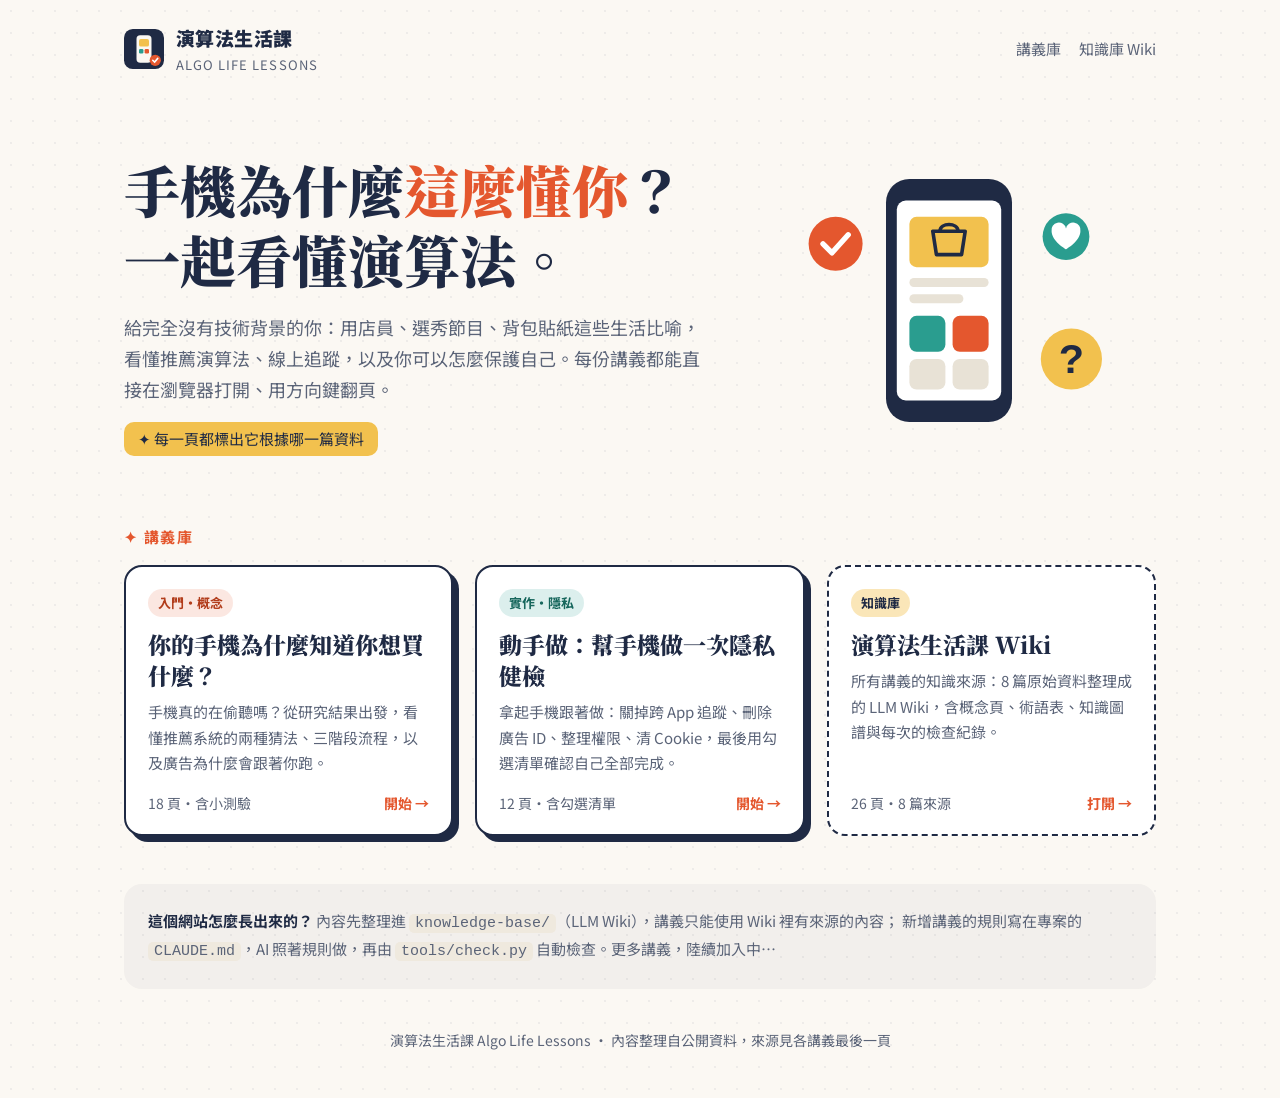
<file: index.html>
<!DOCTYPE html>
<html lang="zh-Hant">
<head>
<meta charset="utf-8">
<meta name="viewport" content="width=device-width,initial-scale=1">
<title>演算法生活課｜給沒有技術背景的你的講義庫</title>
<meta name="description" content="用生活比喻看懂推薦演算法、線上追蹤與隱私自保。每份講義都可以直接在瀏覽器翻頁閱讀，內容全部來自同一個 LLM Wiki 知識庫。">
<link rel="icon" href="assets/favicon.svg">
<link rel="preconnect" href="https://fonts.googleapis.com"><link rel="preconnect" href="https://fonts.gstatic.com" crossorigin>
<link href="https://fonts.googleapis.com/css2?family=Noto+Sans+TC:wght@400;700;900&family=Noto+Serif+TC:wght@900&display=swap" rel="stylesheet">
<link rel="stylesheet" href="assets/site.css">
</head>
<body>
<div class="wrap">
  <header class="top">
    <img src="assets/favicon.svg" alt="">
    <div class="brand">演算法生活課<small>ALGO LIFE LESSONS</small></div>
    <nav><a href="#lessons">講義庫</a><a href="wiki/index.html">知識庫 Wiki</a><a id="repo-link" href="#" hidden>GitHub</a></nav>
  </header>

  <section class="hero">
    <div>
      <h1>手機為什麼<em>這麼懂你</em>？<br>一起看懂演算法。</h1>
      <p>給完全沒有技術背景的你：用店員、選秀節目、背包貼紙這些生活比喻，看懂推薦演算法、線上追蹤，以及你可以怎麼保護自己。每份講義都能直接在瀏覽器打開、用方向鍵翻頁。</p>
      <span class="tip">✦ 每一頁都標出它根據哪一篇資料</span>
    </div>
    <svg viewBox="0 0 400 320" aria-hidden="true">
      <rect x="130" y="20" width="140" height="270" rx="26" fill="#1F2A44"/><rect x="142" y="44" width="116" height="222" rx="10" fill="#fff"/>
      <rect x="156" y="62" width="88" height="56" rx="8" fill="#F2C14E"/><path d="M182 78h36l-4 26h-28z" stroke="#1F2A44" fill="none" stroke-width="4" stroke-linejoin="round"/><path d="M190 78c0-10 20-10 20 0" stroke="#1F2A44" fill="none" stroke-width="4"/>
      <rect x="156" y="130" width="88" height="10" rx="5" fill="#E8E2D6"/><rect x="156" y="148" width="60" height="10" rx="5" fill="#E8E2D6"/>
      <rect x="156" y="172" width="40" height="40" rx="8" fill="#2A9D8F"/><rect x="204" y="172" width="40" height="40" rx="8" fill="#E4572E"/>
      <rect x="156" y="220" width="40" height="34" rx="8" fill="#E8E2D6"/><rect x="204" y="220" width="40" height="34" rx="8" fill="#E8E2D6"/>
      <circle cx="74" cy="92" r="30" fill="#E4572E"/><path d="M60 92l10 10 18-20" stroke="#fff" stroke-width="6" fill="none" stroke-linecap="round" stroke-linejoin="round"/>
      <circle cx="330" cy="84" r="26" fill="#2A9D8F"/><path d="M330 98s-16-9-16-20a8 8 0 0 1 16-3 8 8 0 0 1 16 3c0 11-16 20-16 20z" fill="#fff"/>
      <circle cx="336" cy="220" r="34" fill="#F2C14E"/><text x="336" y="236" text-anchor="middle" font-size="46" font-weight="900" fill="#1F2A44" font-family="sans-serif">?</text>
    </svg>
  </section>

  <h2 class="sec-title" id="lessons">✦ 講義庫</h2>
  <div class="cards">
<!-- LESSONS:START（新增講義時，在這裡加一張卡片；順序＝建議閱讀順序） -->
    <a class="card" href="lessons/recsys-intro/index.html" data-lesson="recsys-intro" data-pages="18">
      <span class="tag coral">入門・概念</span>
      <h3>你的手機為什麼知道你想買什麼？</h3>
      <p>手機真的在偷聽嗎？從研究結果出發，看懂推薦系統的兩種猜法、三階段流程，以及廣告為什麼會跟著你跑。</p>
      <div class="meta"><span>18 頁・含小測驗</span><span class="go">開始 →</span></div>
    </a>
    <a class="card" href="lessons/privacy-checkup/index.html" data-lesson="privacy-checkup" data-pages="12">
      <span class="tag teal">實作・隱私</span>
      <h3>動手做：幫手機做一次隱私健檢</h3>
      <p>拿起手機跟著做：關掉跨 App 追蹤、刪除廣告 ID、整理權限、清 Cookie，最後用勾選清單確認自己全部完成。</p>
      <div class="meta"><span>12 頁・含勾選清單</span><span class="go">開始 →</span></div>
    </a>
<!-- LESSONS:END -->
    <a class="card kb" href="wiki/index.html">
      <span class="tag mustard">知識庫</span>
      <h3>演算法生活課 Wiki</h3>
      <p>所有講義的知識來源：8 篇原始資料整理成的 LLM Wiki，含概念頁、術語表、知識圖譜與每次的檢查紀錄。</p>
      <div class="meta"><span>26 頁・8 篇來源</span><span class="go">打開 →</span></div>
    </a>
  </div>

  <div class="how">
    <b>這個網站怎麼長出來的？</b> 內容先整理進 <code>knowledge-base/</code>（LLM Wiki），講義只能使用 Wiki 裡有來源的內容；
    新增講義的規則寫在專案的 <code>CLAUDE.md</code>，AI 照著規則做，再由 <code>tools/check.py</code> 自動檢查。更多講義，陸續加入中…
  </div>

  <footer class="foot">演算法生活課 Algo Life Lessons ・ 內容整理自公開資料，來源見各講義最後一頁</footer>
</div>
<script>
  // 在 GitHub Pages 上時，自動推算 repo 網址（使用者名稱.github.io/專案名稱/ → github.com/使用者名稱/專案名稱）
  (function () {
    const h = location.hostname, m = h.match(/^([^.]+)\.github\.io$/);
    if (!m) return;
    const repo = location.pathname.split('/').filter(Boolean)[0] || (m[1] + '.github.io');
    const a = document.getElementById('repo-link'); a.href = `https://github.com/${m[1]}/${repo}`; a.hidden = false;
  })();
</script>
</body>
</html>
</file>
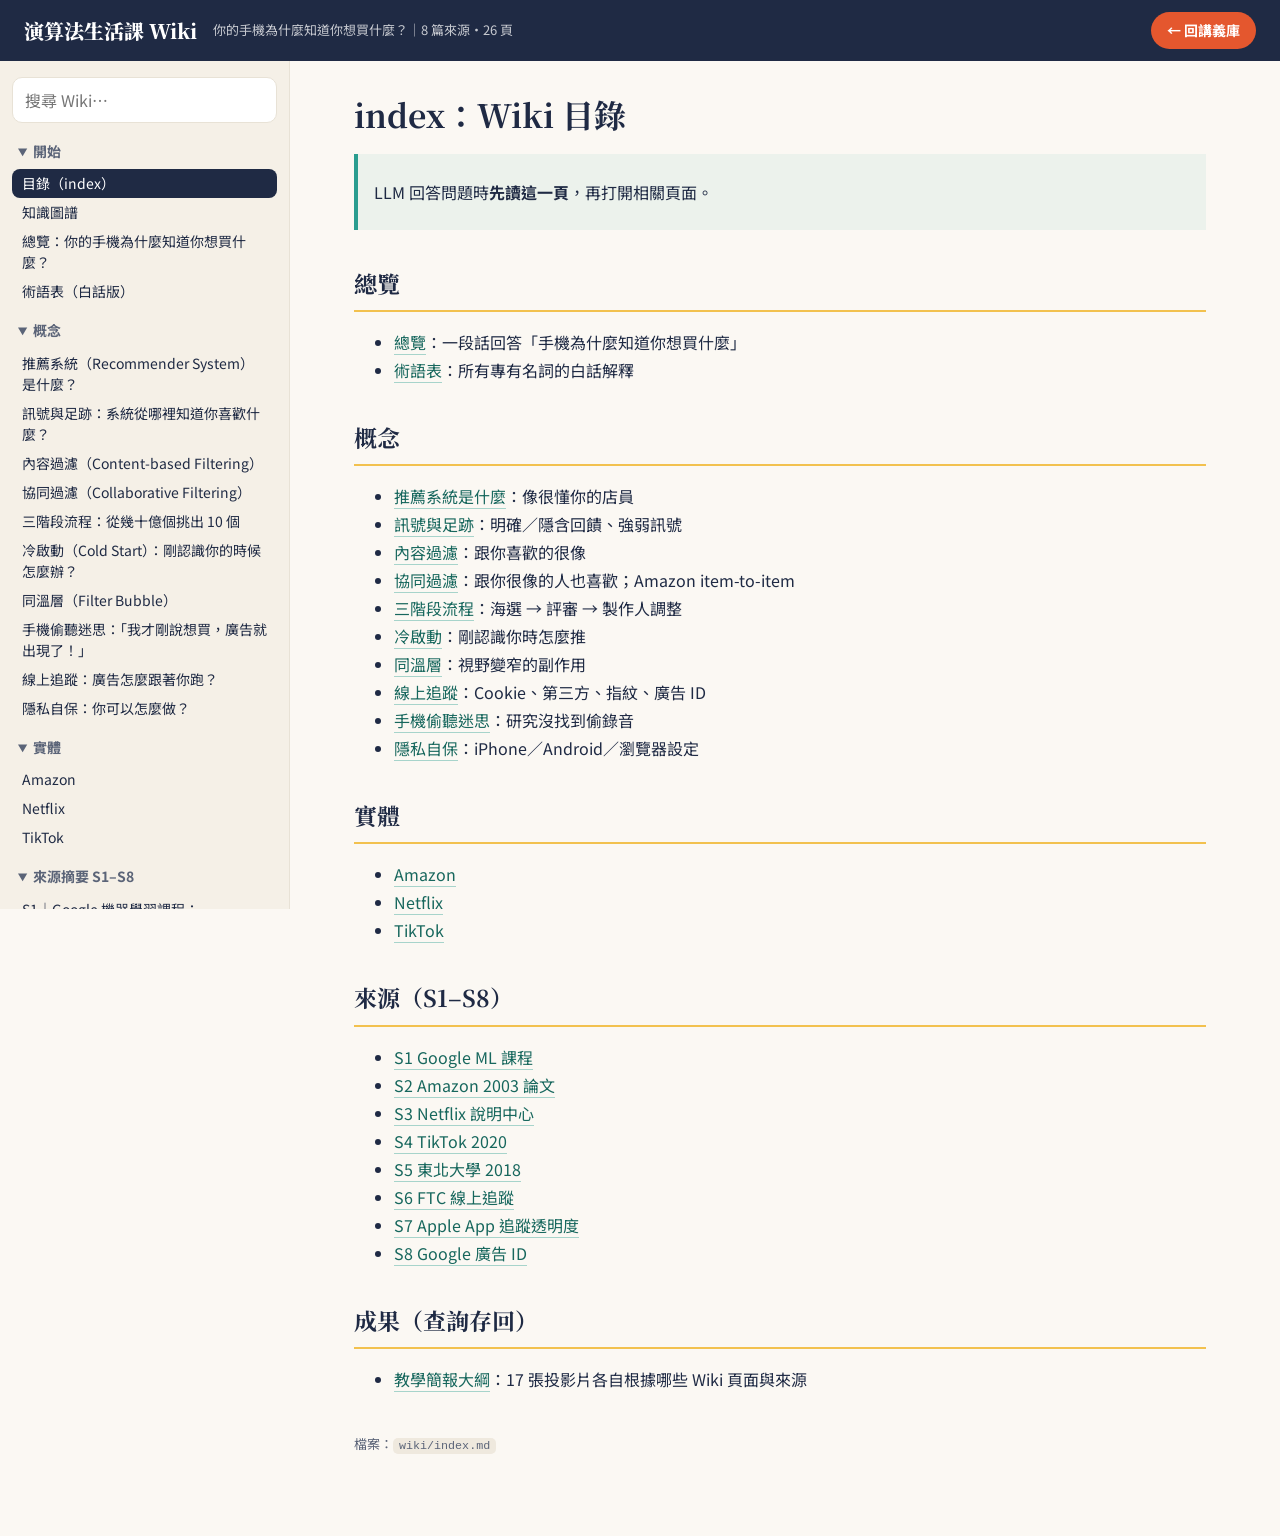
<file: wiki/index.html>
<!DOCTYPE html><html lang="zh-Hant"><head><meta charset="utf-8"><meta name="viewport" content="width=device-width,initial-scale=1">
<title>知識庫 Wiki｜演算法生活課</title><link rel="icon" href="../assets/favicon.svg">
<link href="https://fonts.googleapis.com/css2?family=Noto+Sans+TC:wght@400;700&family=Noto+Serif+TC:wght@900&display=swap" rel="stylesheet">
<style>
:root{--paper:#FBF8F3;--ink:#1F2A44;--coral:#E4572E;--teal:#2A9D8F;--mustard:#F2C14E;--soft:#E8E2D6;--muted:#5B6478;
--sans:"Noto Sans TC","Noto Sans CJK TC","PingFang TC","Microsoft JhengHei",sans-serif;--serif:"Noto Serif TC","Noto Serif CJK TC",serif}
*{box-sizing:border-box}body{margin:0;font-family:var(--sans);color:var(--ink);background:var(--paper);line-height:1.75}
header{position:sticky;top:0;z-index:3;display:flex;align-items:center;gap:16px;padding:12px 24px;background:var(--ink);color:#fff}
header h1{font-family:var(--serif);font-size:20px;margin:0;font-weight:900}header .tag{font-size:13px;opacity:.75}
.slides-btn{margin-left:auto;background:var(--coral);color:#fff;text-decoration:none;padding:6px 16px;border-radius:999px;font-weight:700;font-size:14px}
#menu{display:none;background:none;border:1px solid #fff5;color:#fff;border-radius:8px;padding:4px 10px;font:inherit}
.wrap{display:flex;min-height:calc(100vh - 52px)}
nav{width:290px;flex:none;border-right:1px solid var(--soft);padding:16px 12px 40px;background:#F5F0E7;position:sticky;top:52px;height:calc(100vh - 52px);overflow:auto}
nav input{width:100%;padding:8px 12px;border:1px solid var(--soft);border-radius:10px;font:inherit;margin-bottom:10px;background:#fff}
nav summary{font-weight:700;cursor:pointer;padding:6px 6px;font-size:14px;color:var(--muted)}
nav ul{list-style:none;margin:0 0 6px;padding:0}nav li a{display:block;padding:4px 10px;border-radius:8px;color:var(--ink);text-decoration:none;font-size:14px;line-height:1.5}
nav li a:hover{background:var(--soft)}nav li a.on{background:var(--ink);color:#fff}
main{flex:1;min-width:0;padding:32px clamp(20px,5vw,72px) 80px;max-width:980px}
article h1{font-family:var(--serif);font-size:32px;line-height:1.35;margin:0 0 18px}
article h2{font-family:var(--serif);font-size:23px;margin:34px 0 10px;padding-bottom:6px;border-bottom:2px solid var(--mustard)}
article h3{font-size:18px;margin:24px 0 6px}
article a{color:#17675d;text-decoration:none;border-bottom:1px solid #2A9D8F66}article a:hover{background:#2A9D8F1f}
article table{border-collapse:collapse;width:100%;margin:12px 0;font-size:15px;display:block;overflow-x:auto}
article th,article td{border:1px solid var(--soft);padding:7px 10px;text-align:left;vertical-align:top}article th{background:#F0EADF}
article blockquote{margin:12px 0;padding:8px 16px;border-left:4px solid var(--teal);background:#2A9D8F12}
article code{background:#EFE9DE;padding:1px 6px;border-radius:5px;font-size:.9em}article pre{background:#1F2A44;color:#F5F0E7;padding:14px;border-radius:10px;overflow:auto}
article pre code{background:none;color:inherit}
.src{margin-top:40px;font-size:13px;color:var(--muted)}.warn{color:var(--coral);font-weight:700}
.graph{width:100%;height:auto;background:#fff;border:1px solid var(--soft);border-radius:14px}
.graph line{stroke:#1F2A4433;stroke-width:1.3}.graph text{font-size:12px;fill:var(--ink);font-family:var(--sans)}.graph circle{stroke:#fff;stroke-width:2}
.graph a:hover circle{stroke:var(--ink)}.legend{display:flex;gap:16px;flex-wrap:wrap;font-size:14px;margin-bottom:10px}
.legend i{display:inline-block;width:12px;height:12px;border-radius:50%;margin-right:6px;vertical-align:-1px}.muted{color:var(--muted);font-size:14px}
#slides-view{position:fixed;left:0;right:0;bottom:0;top:52px;z-index:10;background:#EDE7DC}#slides-view iframe{width:100%;height:100%;border:0;display:block}
@media(max-width:820px){#menu{display:block}nav{position:fixed;left:0;top:52px;z-index:4;transform:translateX(-100%);transition:.2s;box-shadow:4px 0 20px #0002}
 nav.open{transform:none}.slides-btn{padding:6px 12px}header .tag{display:none}}
</style></head><body>
<header><button id="menu" aria-label="目錄">☰</button><h1>演算法生活課 Wiki</h1><span class="tag">你的手機為什麼知道你想買什麼？｜8 篇來源・26 頁</span><a class="slides-btn" href="../index.html">← 回講義庫</a></header>
<div class="wrap"><nav><input id="q" type="search" placeholder="搜尋 Wiki…" aria-label="搜尋"><details open><summary>開始</summary><ul><li><a href="#index" data-a="index">目錄（index）</a></li><li><a href="#graph" data-a="graph">知識圖譜</a></li><li><a href="#overview" data-a="overview">總覽：你的手機為什麼知道你想買什麼？</a></li><li><a href="#glossary" data-a="glossary">術語表（白話版）</a></li></ul></details><details open><summary>概念</summary><ul><li><a href="#concepts-recommender-system" data-a="concepts-recommender-system">推薦系統（Recommender System）是什麼？</a></li><li><a href="#concepts-signals-and-footprints" data-a="concepts-signals-and-footprints">訊號與足跡：系統從哪裡知道你喜歡什麼？</a></li><li><a href="#concepts-content-based-filtering" data-a="concepts-content-based-filtering">內容過濾（Content-based Filtering）</a></li><li><a href="#concepts-collaborative-filtering" data-a="concepts-collaborative-filtering">協同過濾（Collaborative Filtering）</a></li><li><a href="#concepts-three-stage-pipeline" data-a="concepts-three-stage-pipeline">三階段流程：從幾十億個挑出 10 個</a></li><li><a href="#concepts-cold-start" data-a="concepts-cold-start">冷啟動（Cold Start）：剛認識你的時候怎麼辦？</a></li><li><a href="#concepts-filter-bubble" data-a="concepts-filter-bubble">同溫層（Filter Bubble）</a></li><li><a href="#concepts-phone-listening-myth" data-a="concepts-phone-listening-myth">手機偷聽迷思：「我才剛說想買，廣告就出現了！」</a></li><li><a href="#concepts-online-tracking" data-a="concepts-online-tracking">線上追蹤：廣告怎麼跟著你跑？</a></li><li><a href="#concepts-privacy-self-defense" data-a="concepts-privacy-self-defense">隱私自保：你可以怎麼做？</a></li></ul></details><details open><summary>實體</summary><ul><li><a href="#entities-amazon" data-a="entities-amazon">Amazon</a></li><li><a href="#entities-netflix" data-a="entities-netflix">Netflix</a></li><li><a href="#entities-tiktok" data-a="entities-tiktok">TikTok</a></li></ul></details><details open><summary>來源摘要 S1–S8</summary><ul><li><a href="#sources-s1-google-recsys" data-a="sources-s1-google-recsys">S1｜Google 機器學習課程：Recommendation Systems</a></li><li><a href="#sources-s2-amazon-item-to-item" data-a="sources-s2-amazon-item-to-item">S2｜Amazon 論文：Item-to-Item Collaborative Filtering（2003）</a></li><li><a href="#sources-s3-netflix" data-a="sources-s3-netflix">S3｜Netflix 說明中心：推薦系統如何運作</a></li><li><a href="#sources-s4-tiktok" data-a="sources-s4-tiktok">S4｜TikTok 官方：How TikTok recommends videos #ForYou（2020-06-18）</a></li><li><a href="#sources-s5-northeastern-listening" data-a="sources-s5-northeastern-listening">S5｜美國東北大學研究：你的手機在偷聽嗎？（2018-07-06）</a></li><li><a href="#sources-s6-ftc-tracking" data-a="sources-s6-ftc-tracking">S6｜美國 FTC：網站和 App 如何蒐集與使用你的資訊</a></li><li><a href="#sources-s7-apple-att" data-a="sources-s7-apple-att">S7｜Apple：App 要求追蹤你的活動時（App 追蹤透明度）</a></li><li><a href="#sources-s8-android-ad-id" data-a="sources-s8-android-ad-id">S8｜Google Play：廣告 ID（Advertising ID）</a></li></ul></details><details open><summary>查詢成果</summary><ul><li><a href="#outputs-slide-outline" data-a="outputs-slide-outline">成果：教學簡報大綱（由 Query 產生、存回 Wiki）</a></li></ul></details><details><summary>維護紀錄</summary><ul><li><a href="#log" data-a="log">log：操作流水帳（只增不改）</a></li><li><a href="#schema" data-a="schema">SCHEMA：推薦演算法 LLM Wiki 的規則檔</a></li></ul></details><details><summary>原始資料 raw/</summary><ul><li><a href="#raw-s1-google-ml-recommendation-course" data-a="raw-s1-google-ml-recommendation-course">擷取筆記（改寫，不是原文）</a></li><li><a href="#raw-s2-amazon-item-to-item-2003" data-a="raw-s2-amazon-item-to-item-2003">擷取筆記（改寫，不是原文）</a></li><li><a href="#raw-s3-netflix-help-recommendations" data-a="raw-s3-netflix-help-recommendations">擷取筆記（改寫，不是原文）</a></li><li><a href="#raw-s4-tiktok-foryou-2020" data-a="raw-s4-tiktok-foryou-2020">擷取筆記（改寫，不是原文）</a></li><li><a href="#raw-s5-northeastern-phone-listening-2018" data-a="raw-s5-northeastern-phone-listening-2018">擷取筆記（改寫，不是原文）</a></li><li><a href="#raw-s6-ftc-online-tracking" data-a="raw-s6-ftc-online-tracking">擷取筆記（改寫，不是原文）</a></li><li><a href="#raw-s7-apple-app-tracking-transparency" data-a="raw-s7-apple-app-tracking-transparency">擷取筆記（改寫，不是原文）</a></li><li><a href="#raw-s8-google-advertising-id" data-a="raw-s8-google-advertising-id">擷取筆記（改寫，不是原文）</a></li></ul></details><details><summary>檢查紀錄 checks/</summary><ul><li><a href="#checks-lint-run-1" data-a="checks-lint-run-1">Lint 報告：lint-run-1</a></li><li><a href="#checks-lint-run-2" data-a="checks-lint-run-2">Lint 報告：lint-run-2</a></li><li><a href="#checks-lint-run-3" data-a="checks-lint-run-3">Lint 報告：lint-run-3</a></li><li><a href="#checks-lint-run-4" data-a="checks-lint-run-4">Lint 報告：lint-run-4</a></li><li><a href="#checks-lint-run-5" data-a="checks-lint-run-5">Lint 報告：lint-run-5</a></li><li><a href="#checks-lint-run-6" data-a="checks-lint-run-6">Lint 報告：lint-run-6</a></li><li><a href="#checks-plan-check-run-1" data-a="checks-plan-check-run-1">簡報規劃檢查：plan-check-run-1</a></li><li><a href="#checks-plan-check-run-2" data-a="checks-plan-check-run-2">簡報規劃檢查：plan-check-run-2</a></li><li><a href="#checks-plan-check-run-3" data-a="checks-plan-check-run-3">簡報規劃檢查：plan-check-run-3</a></li><li><a href="#checks-plan-check-run-4" data-a="checks-plan-check-run-4">簡報規劃檢查：plan-check-run-4</a></li><li><a href="#checks-plan-check-run-5" data-a="checks-plan-check-run-5">簡報規劃檢查：plan-check-run-5</a></li><li><a href="#checks-plan-check-run-6" data-a="checks-plan-check-run-6">簡報規劃檢查：plan-check-run-6</a></li><li><a href="#checks-render-check-run-1" data-a="checks-render-check-run-1">版面檢查：render-check-run-1</a></li><li><a href="#checks-render-check-run-2" data-a="checks-render-check-run-2">版面檢查：render-check-run-2</a></li><li><a href="#checks-render-check-run-3" data-a="checks-render-check-run-3">版面檢查：render-check-run-3</a></li><li><a href="#checks-render-check-run-4" data-a="checks-render-check-run-4">版面檢查：render-check-run-4</a></li></ul></details></nav>
<main><article id="p-index" data-a="index" hidden><h1>index：Wiki 目錄</h1>
<blockquote>
<p>LLM 回答問題時<strong>先讀這一頁</strong>，再打開相關頁面。</p>
</blockquote>
<h2>總覽</h2>
<ul>
<li><a href="#overview">總覽</a>：一段話回答「手機為什麼知道你想買什麼」</li>
<li><a href="#glossary">術語表</a>：所有專有名詞的白話解釋</li>
</ul>
<h2>概念</h2>
<ul>
<li><a href="#concepts-recommender-system">推薦系統是什麼</a>：像很懂你的店員</li>
<li><a href="#concepts-signals-and-footprints">訊號與足跡</a>：明確／隱含回饋、強弱訊號</li>
<li><a href="#concepts-content-based-filtering">內容過濾</a>：跟你喜歡的很像</li>
<li><a href="#concepts-collaborative-filtering">協同過濾</a>：跟你很像的人也喜歡；Amazon item-to-item</li>
<li><a href="#concepts-three-stage-pipeline">三階段流程</a>：海選 → 評審 → 製作人調整</li>
<li><a href="#concepts-cold-start">冷啟動</a>：剛認識你時怎麼推</li>
<li><a href="#concepts-filter-bubble">同溫層</a>：視野變窄的副作用</li>
<li><a href="#concepts-online-tracking">線上追蹤</a>：Cookie、第三方、指紋、廣告 ID</li>
<li><a href="#concepts-phone-listening-myth">手機偷聽迷思</a>：研究沒找到偷錄音</li>
<li><a href="#concepts-privacy-self-defense">隱私自保</a>：iPhone／Android／瀏覽器設定</li>
</ul>
<h2>實體</h2>
<ul>
<li><a href="#entities-amazon">Amazon</a></li>
<li><a href="#entities-netflix">Netflix</a></li>
<li><a href="#entities-tiktok">TikTok</a></li>
</ul>
<h2>來源（S1–S8）</h2>
<ul>
<li><a href="#sources-s1-google-recsys">S1 Google ML 課程</a></li>
<li><a href="#sources-s2-amazon-item-to-item">S2 Amazon 2003 論文</a></li>
<li><a href="#sources-s3-netflix">S3 Netflix 說明中心</a></li>
<li><a href="#sources-s4-tiktok">S4 TikTok 2020</a></li>
<li><a href="#sources-s5-northeastern-listening">S5 東北大學 2018</a></li>
<li><a href="#sources-s6-ftc-tracking">S6 FTC 線上追蹤</a></li>
<li><a href="#sources-s7-apple-att">S7 Apple App 追蹤透明度</a></li>
<li><a href="#sources-s8-android-ad-id">S8 Google 廣告 ID</a></li>
</ul>
<h2>成果（查詢存回）</h2>
<ul>
<li><a href="#outputs-slide-outline">教學簡報大綱</a>：17 張投影片各自根據哪些 Wiki 頁面與來源</li>
</ul><footer class="src">檔案：<code>wiki/index.md</code></footer></article><article id="p-graph" data-a="graph" hidden><h1>知識圖譜</h1><p>每個圓點是一頁 Wiki，線代表兩頁互相連結；點越大，連結越多。點一下就能打開那一頁。</p><div class="legend"><span><i style="background:#1F2A44"></i>開始</span><span><i style="background:#E4572E"></i>概念</span><span><i style="background:#F2C14E"></i>實體</span><span><i style="background:#2A9D8F"></i>來源摘要 S1–S8</span><span><i style="background:#7B5EA7"></i>查詢成果</span></div><svg viewBox="0 0 900 520" class="graph" role="img" aria-label="Wiki 頁面連結圖"><line x1="369" y1="323" x2="50" y2="361"/><line x1="369" y1="323" x2="495" y2="215"/><line x1="369" y1="323" x2="599" y2="258"/><line x1="369" y1="323" x2="244" y2="314"/><line x1="369" y1="323" x2="436" y2="306"/><line x1="369" y1="323" x2="449" y2="490"/><line x1="369" y1="323" x2="617" y2="404"/><line x1="369" y1="323" x2="381" y2="432"/><line x1="369" y1="323" x2="513" y2="427"/><line x1="369" y1="323" x2="719" y2="312"/><line x1="369" y1="323" x2="330" y2="155"/><line x1="369" y1="323" x2="423" y2="121"/><line x1="369" y1="323" x2="130" y2="210"/><line x1="369" y1="323" x2="574" y2="306"/><line x1="369" y1="323" x2="289" y2="407"/><line x1="369" y1="323" x2="310" y2="224"/><line x1="369" y1="323" x2="413" y2="272"/><line x1="50" y1="361" x2="212" y2="182"/><line x1="50" y1="361" x2="413" y2="272"/><line x1="495" y1="215" x2="478" y2="354"/><line x1="495" y1="215" x2="436" y2="306"/><line x1="495" y1="215" x2="513" y2="427"/><line x1="495" y1="215" x2="599" y2="258"/><line x1="495" y1="215" x2="244" y2="314"/><line x1="495" y1="215" x2="719" y2="312"/><line x1="495" y1="215" x2="330" y2="155"/><line x1="495" y1="215" x2="423" y2="121"/><line x1="495" y1="215" x2="310" y2="224"/><line x1="495" y1="215" x2="212" y2="182"/><line x1="495" y1="215" x2="731" y2="152"/><line x1="495" y1="215" x2="413" y2="272"/><line x1="599" y1="258" x2="478" y2="354"/><line x1="599" y1="258" x2="436" y2="306"/><line x1="599" y1="258" x2="617" y2="404"/><line x1="599" y1="258" x2="381" y2="432"/><line x1="599" y1="258" x2="574" y2="306"/><line x1="599" y1="258" x2="310" y2="224"/><line x1="599" y1="258" x2="731" y2="152"/><line x1="599" y1="258" x2="413" y2="272"/><line x1="244" y1="314" x2="436" y2="306"/><line x1="244" y1="314" x2="381" y2="432"/><line x1="244" y1="314" x2="574" y2="306"/><line x1="244" y1="314" x2="289" y2="407"/><line x1="244" y1="314" x2="212" y2="182"/><line x1="244" y1="314" x2="310" y2="224"/><line x1="244" y1="314" x2="40" y2="297"/><line x1="244" y1="314" x2="413" y2="272"/><line x1="436" y1="306" x2="478" y2="354"/><line x1="436" y1="306" x2="513" y2="427"/><line x1="436" y1="306" x2="719" y2="312"/><line x1="436" y1="306" x2="449" y2="490"/><line x1="436" y1="306" x2="617" y2="404"/><line x1="436" y1="306" x2="381" y2="432"/><line x1="436" y1="306" x2="330" y2="155"/><line x1="436" y1="306" x2="423" y2="121"/><line x1="436" y1="306" x2="130" y2="210"/><line x1="436" y1="306" x2="574" y2="306"/><line x1="436" y1="306" x2="289" y2="407"/><line x1="436" y1="306" x2="212" y2="182"/><line x1="436" y1="306" x2="413" y2="272"/><line x1="449" y1="490" x2="478" y2="354"/><line x1="449" y1="490" x2="513" y2="427"/><line x1="449" y1="490" x2="289" y2="407"/><line x1="449" y1="490" x2="617" y2="404"/><line x1="449" y1="490" x2="413" y2="272"/><line x1="617" y1="404" x2="478" y2="354"/><line x1="617" y1="404" x2="513" y2="427"/><line x1="617" y1="404" x2="719" y2="312"/><line x1="617" y1="404" x2="574" y2="306"/><line x1="617" y1="404" x2="289" y2="407"/><line x1="617" y1="404" x2="860" y2="389"/><line x1="617" y1="404" x2="413" y2="272"/><line x1="381" y1="432" x2="478" y2="354"/><line x1="381" y1="432" x2="513" y2="427"/><line x1="381" y1="432" x2="289" y2="407"/><line x1="381" y1="432" x2="413" y2="272"/><line x1="513" y1="427" x2="574" y2="306"/><line x1="513" y1="427" x2="289" y2="407"/><line x1="513" y1="427" x2="413" y2="272"/><line x1="719" y1="312" x2="860" y2="389"/><line x1="719" y1="312" x2="413" y2="272"/><line x1="330" y1="155" x2="478" y2="354"/><line x1="330" y1="155" x2="212" y2="182"/><line x1="330" y1="155" x2="423" y2="121"/><line x1="330" y1="155" x2="257" y2="30"/><line x1="330" y1="155" x2="130" y2="210"/><line x1="330" y1="155" x2="310" y2="224"/><line x1="330" y1="155" x2="413" y2="272"/><line x1="423" y1="121" x2="212" y2="182"/><line x1="423" y1="121" x2="310" y2="224"/><line x1="423" y1="121" x2="413" y2="272"/><line x1="130" y1="210" x2="310" y2="224"/><line x1="130" y1="210" x2="413" y2="272"/><line x1="574" y1="306" x2="478" y2="354"/><line x1="574" y1="306" x2="310" y2="224"/><line x1="574" y1="306" x2="731" y2="152"/><line x1="574" y1="306" x2="413" y2="272"/><line x1="289" y1="407" x2="478" y2="354"/><line x1="289" y1="407" x2="310" y2="224"/><line x1="289" y1="407" x2="40" y2="297"/><line x1="289" y1="407" x2="413" y2="272"/><line x1="310" y1="224" x2="478" y2="354"/><line x1="310" y1="224" x2="212" y2="182"/><line x1="310" y1="224" x2="257" y2="30"/><line x1="310" y1="224" x2="40" y2="297"/><line x1="310" y1="224" x2="413" y2="272"/><line x1="413" y1="272" x2="478" y2="354"/><line x1="413" y1="272" x2="212" y2="182"/><line x1="413" y1="272" x2="860" y2="389"/><line x1="413" y1="272" x2="731" y2="152"/><line x1="413" y1="272" x2="40" y2="297"/><line x1="413" y1="272" x2="257" y2="30"/><a href="#overview"><circle cx="369" cy="323" r="22" fill="#1F2A44"/><text x="369" y="360" text-anchor="middle">總覽</text></a><a href="#sources-s5-northeastern-listening"><circle cx="50" cy="361" r="11" fill="#2A9D8F"/><text x="50" y="387" text-anchor="middle">S5</text></a><a href="#concepts-signals-and-footprints"><circle cx="495" cy="215" r="21" fill="#E4572E"/><text x="495" y="251" text-anchor="middle">訊號與足跡</text></a><a href="#sources-s3-netflix"><circle cx="599" cy="258" r="18" fill="#2A9D8F"/><text x="599" y="291" text-anchor="middle">S3</text></a><a href="#sources-s4-tiktok"><circle cx="244" cy="314" r="18" fill="#2A9D8F"/><text x="244" y="347" text-anchor="middle">S4</text></a><a href="#concepts-recommender-system"><circle cx="436" cy="306" r="22" fill="#E4572E"/><text x="436" y="343" text-anchor="middle">推薦系統</text></a><a href="#concepts-content-based-filtering"><circle cx="449" cy="490" r="15" fill="#E4572E"/><text x="449" y="520" text-anchor="middle">內容過濾</text></a><a href="#concepts-collaborative-filtering"><circle cx="617" cy="404" r="19" fill="#E4572E"/><text x="617" y="438" text-anchor="middle">協同過濾</text></a><a href="#concepts-three-stage-pipeline"><circle cx="381" cy="432" r="16" fill="#E4572E"/><text x="381" y="463" text-anchor="middle">三階段流程</text></a><a href="#sources-s1-google-recsys"><circle cx="513" cy="427" r="17" fill="#2A9D8F"/><text x="513" y="459" text-anchor="middle">S1</text></a><a href="#sources-s2-amazon-item-to-item"><circle cx="719" cy="312" r="14" fill="#2A9D8F"/><text x="719" y="341" text-anchor="middle">S2</text></a><a href="#concepts-online-tracking"><circle cx="330" cy="155" r="18" fill="#E4572E"/><text x="330" y="188" text-anchor="middle">線上追蹤</text></a><a href="#sources-s6-ftc-tracking"><circle cx="423" cy="121" r="15" fill="#2A9D8F"/><text x="423" y="151" text-anchor="middle">S6</text></a><a href="#sources-s7-apple-att"><circle cx="130" cy="210" r="13" fill="#2A9D8F"/><text x="130" y="238" text-anchor="middle">S7</text></a><a href="#concepts-cold-start"><circle cx="574" cy="306" r="18" fill="#E4572E"/><text x="574" y="339" text-anchor="middle">冷啟動</text></a><a href="#concepts-filter-bubble"><circle cx="289" cy="407" r="19" fill="#E4572E"/><text x="289" y="441" text-anchor="middle">同溫層</text></a><a href="#concepts-privacy-self-defense"><circle cx="310" cy="224" r="22" fill="#E4572E"/><text x="310" y="261" text-anchor="middle">隱私自保</text></a><a href="#outputs-slide-outline"><circle cx="413" cy="272" r="22" fill="#7B5EA7"/><text x="413" y="309" text-anchor="middle">成果</text></a><a href="#glossary"><circle cx="478" cy="354" r="19" fill="#1F2A44"/><text x="478" y="388" text-anchor="middle">術語表</text></a><a href="#concepts-phone-listening-myth"><circle cx="212" cy="182" r="16" fill="#E4572E"/><text x="212" y="213" text-anchor="middle">手機偷聽迷思</text></a><a href="#sources-s8-android-ad-id"><circle cx="257" cy="30" r="11" fill="#2A9D8F"/><text x="257" y="56" text-anchor="middle">S8</text></a><a href="#entities-amazon"><circle cx="860" cy="389" r="11" fill="#F2C14E"/><text x="860" y="415" text-anchor="middle">Amazon</text></a><a href="#entities-netflix"><circle cx="731" cy="152" r="12" fill="#F2C14E"/><text x="731" y="179" text-anchor="middle">Netflix</text></a><a href="#entities-tiktok"><circle cx="40" cy="297" r="12" fill="#F2C14E"/><text x="40" y="324" text-anchor="middle">TikTok</text></a></svg><p class="muted">共 24 頁、112 條連結（不含 index 與 log）。</p><footer class="src">檔案：<code>（由 networkx 自動產生）</code></footer></article><article id="p-overview" data-a="overview" hidden><h1>總覽：你的手機為什麼知道你想買什麼？</h1>
<h2>一段話回答</h2>
<p>手機「知道」你想買什麼，主要不是因為偷聽（研究沒有找到偷錄音的證據 <a href="#sources-s5-northeastern-listening">S5</a>），而是因為：
1. 你在 App 裡留下大量 <a href="#concepts-signals-and-footprints">訊號與足跡</a>（看了什麼、看多久、買了什麼）<a href="#sources-s3-netflix">S3</a> <a href="#sources-s4-tiktok">S4</a>；
2. <a href="#concepts-recommender-system">推薦系統</a> 用 <a href="#concepts-content-based-filtering">內容過濾</a> 和 <a href="#concepts-collaborative-filtering">協同過濾</a> 猜你的喜好，並透過 <a href="#concepts-three-stage-pipeline">三階段流程</a> 挑出最後幾個 <a href="#sources-s1-google-recsys">S1</a> <a href="#sources-s2-amazon-item-to-item">S2</a>；
3. 跨網站、跨 App 的 <a href="#concepts-online-tracking">線上追蹤</a> 把不同地方的足跡連起來 <a href="#sources-s6-ftc-tracking">S6</a> <a href="#sources-s7-apple-att">S7</a>。</p>
<h2>副作用</h2>
<p><a href="#concepts-cold-start">冷啟動</a>、<a href="#concepts-filter-bubble">同溫層</a>、隱私風險（例如 App 把螢幕截圖傳給第三方 <a href="#sources-s5-northeastern-listening">S5</a>）。</p>
<h2>你能做什麼</h2>
<p>見 <a href="#concepts-privacy-self-defense">隱私自保</a>。</p>
<h2>用這個 Wiki 做出的成果</h2>
<ul>
<li><a href="#outputs-slide-outline">教學簡報大綱</a></li>
</ul>
<h2>學習順序建議</h2>
<p>推薦系統 → 訊號與足跡 → 內容過濾 → 協同過濾 → 三階段流程 → 冷啟動 → 同溫層 → 手機偷聽迷思 → 線上追蹤 → 隱私自保</p><footer class="src">檔案：<code>wiki/overview.md</code></footer></article><article id="p-glossary" data-a="glossary" hidden><h1>術語表（白話版）</h1>
<table>
<thead>
<tr>
<th>術語</th>
<th>白話解釋</th>
<th>詳見</th>
</tr>
</thead>
<tbody>
<tr>
<td>演算法</td>
<td>電腦解決問題時照著走的一套規則 <a href="#sources-s3-netflix">S3</a></td>
<td>—</td>
</tr>
<tr>
<td>推薦系統</td>
<td>從多到看不完的東西裡，幫你挑一小串「可能喜歡」的清單</td>
<td><a href="#concepts-recommender-system">推薦系統</a></td>
</tr>
<tr>
<td>訊號／回饋</td>
<td>你在 App 留下的動作，例如按讚、看完、購買</td>
<td><a href="#concepts-signals-and-footprints">訊號與足跡</a></td>
</tr>
<tr>
<td>明確回饋</td>
<td>你直接表態，例如打星星</td>
<td><a href="#concepts-signals-and-footprints">訊號與足跡</a></td>
</tr>
<tr>
<td>隱含回饋</td>
<td>系統從你的行為推測，例如看完一部片</td>
<td><a href="#concepts-signals-and-footprints">訊號與足跡</a></td>
</tr>
<tr>
<td>內容過濾</td>
<td>推薦「跟你喜歡的東西很像」的東西</td>
<td><a href="#concepts-content-based-filtering">內容過濾</a></td>
</tr>
<tr>
<td>協同過濾</td>
<td>推薦「跟你很像的人也喜歡」的東西</td>
<td><a href="#concepts-collaborative-filtering">協同過濾</a></td>
</tr>
<tr>
<td>embedding（嵌入向量）</td>
<td>每個人、每樣東西在「口味地圖」上的座標</td>
<td><a href="#concepts-collaborative-filtering">協同過濾</a></td>
</tr>
<tr>
<td>候選生成</td>
<td>第一階段的「海選」</td>
<td><a href="#concepts-three-stage-pipeline">三階段流程</a></td>
</tr>
<tr>
<td>冷啟動</td>
<td>系統還不認識新使用者或新東西時的困難</td>
<td><a href="#concepts-cold-start">冷啟動</a></td>
</tr>
<tr>
<td>同溫層（過濾泡泡）</td>
<td>只看到跟自己喜好相同的內容，視野變窄</td>
<td><a href="#concepts-filter-bubble">同溫層</a></td>
</tr>
<tr>
<td>Cookie</td>
<td>網站存在你瀏覽器裡的小紀錄，讓它認得你</td>
<td><a href="#concepts-online-tracking">線上追蹤</a></td>
</tr>
<tr>
<td>第三方追蹤</td>
<td>你逛的網站讓別家公司也記錄你</td>
<td><a href="#concepts-online-tracking">線上追蹤</a></td>
</tr>
<tr>
<td>裝置指紋</td>
<td>用瀏覽器的獨特設定組合認出你</td>
<td><a href="#concepts-online-tracking">線上追蹤</a></td>
</tr>
<tr>
<td>廣告 ID</td>
<td>手機上專門給廣告用的編號，可重設或刪除</td>
<td><a href="#concepts-privacy-self-defense">隱私自保</a></td>
</tr>
<tr>
<td>IDFA</td>
<td>iPhone 的廣告識別碼</td>
<td><a href="#concepts-privacy-self-defense">隱私自保</a></td>
</tr>
<tr>
<td>資料仲介商</td>
<td>專門收集、買賣個人資料的公司</td>
<td><a href="#concepts-online-tracking">線上追蹤</a></td>
</tr>
</tbody>
</table><footer class="src">檔案：<code>wiki/glossary.md</code></footer></article><article id="p-concepts-recommender-system" data-a="concepts-recommender-system" hidden><h1>推薦系統（Recommender System）是什麼？</h1>
<h2>白話定義</h2>
<p>推薦系統就像一位<strong>很懂你的店員</strong>：店裡東西多到你看不完，他根據你以前的樣子，先幫你挑出一小串「你大概會喜歡」的東西。技術上說，它把非常大量的候選項目縮小成一小串值得給你看的清單 <a href="#sources-s1-google-recsys">S1</a>。</p>
<h2>它在哪裡？</h2>
<ul>
<li>購物網站：同一間網路商店，對不同顧客會長得不一樣，軟體工程師看到程式書、新手媽媽看到嬰兒玩具 <a href="#sources-s2-amazon-item-to-item">S2</a>。</li>
<li>影音平台：Netflix 首頁的哪一列出現、列裡放哪些片、順序怎麼排，都是個人化的結果 <a href="#sources-s3-netflix">S3</a>。</li>
<li>短影音：TikTok 的「為你推薦」每個人都不一樣 <a href="#sources-s4-tiktok">S4</a>。</li>
</ul>
<h2>它怎麼猜？</h2>
<ol>
<li>收集你的 <a href="#concepts-signals-and-footprints">訊號與足跡</a>。</li>
<li>用兩種主要猜法：<a href="#concepts-content-based-filtering">內容過濾</a>（跟你喜歡的東西很像）與 <a href="#concepts-collaborative-filtering">協同過濾</a>（跟你很像的人也喜歡）。</li>
<li>透過 <a href="#concepts-three-stage-pipeline">三階段流程</a> 從大量候選挑出最後幾個。</li>
</ol>
<h2>推薦 vs 廣告</h2>
<p>推薦系統多半用你<strong>在這個平台上</strong>的行為；而跨網站、跨 App 的廣告，常靠 <a href="#concepts-online-tracking">線上追蹤</a> 把不同地方的資料連起來 <a href="#sources-s6-ftc-tracking">S6</a> <a href="#sources-s7-apple-att">S7</a>。（推論：這就是為什麼你在 A 網站看過的東西，會在 B App 的廣告出現。）</p>
<h2>相關</h2>
<p><a href="#concepts-cold-start">冷啟動</a>、<a href="#concepts-filter-bubble">同溫層</a>、<a href="#concepts-phone-listening-myth">手機偷聽迷思</a></p>
<p>← 回到 <a href="#overview">總覽</a>｜看不懂的詞查 <a href="#glossary">術語表</a></p><footer class="src">檔案：<code>wiki/concepts/recommender-system.md</code></footer></article><article id="p-concepts-signals-and-footprints" data-a="concepts-signals-and-footprints" hidden><h1>訊號與足跡：系統從哪裡知道你喜歡什麼？</h1>
<h2>白話定義</h2>
<p>你在 App 裡的每個動作都像在沙灘上留下<strong>腳印</strong>。推薦系統把這些腳印叫做「訊號」或「回饋」。</p>
<h2>兩種回饋</h2>
<ul>
<li><strong>明確回饋</strong>：你直接告訴它，例如打星星、按讚 <a href="#sources-s1-google-recsys">S1</a>。</li>
<li><strong>隱含回饋</strong>：你沒說，但系統從行為推測，例如你把一部電影看完 <a href="#sources-s1-google-recsys">S1</a>。</li>
</ul>
<h2>各平台公開說會用的訊號</h2>
<table>
<thead>
<tr>
<th>平台</th>
<th>會用的訊號</th>
<th>來源</th>
</tr>
</thead>
<tbody>
<tr>
<td>Netflix</td>
<td>觀看紀錄、評分、口味相近的會員、片子類型與演員、時段、語言、裝置、看了多久</td>
<td><a href="#sources-s3-netflix">S3</a></td>
</tr>
<tr>
<td>TikTok</td>
<td>按讚、分享、追蹤、留言、自己發的影片；影片的字幕、音樂、hashtag；語言、國家、裝置</td>
<td><a href="#sources-s4-tiktok">S4</a></td>
</tr>
<tr>
<td>Amazon</td>
<td>你買過、評分過的商品；購物車裡的商品</td>
<td><a href="#sources-s2-amazon-item-to-item">S2</a></td>
</tr>
</tbody>
</table>
<h2>強訊號 vs 弱訊號</h2>
<p>不是每個腳印都一樣重。TikTok 說把一支較長影片看完是<strong>強訊號</strong>，跟創作者同一個國家只是<strong>弱訊號</strong> <a href="#sources-s4-tiktok">S4</a>。Netflix 也說<strong>近期</strong>的行為比舊的行為重要 <a href="#sources-s3-netflix">S3</a>。</p>
<h2>平台說「不用」的</h2>
<p>Netflix 表示年齡、性別這類人口資料不參與推薦決策 <a href="#sources-s3-netflix">S3</a>。</p>
<h2>跨出平台的足跡</h2>
<p>平台外的足跡（你逛過的其他網站、用過的其他 App）要靠 <a href="#concepts-online-tracking">線上追蹤</a> 才連得起來 <a href="#sources-s6-ftc-tracking">S6</a>。</p>
<h2>相關</h2>
<p><a href="#concepts-recommender-system">推薦系統</a>、<a href="#concepts-privacy-self-defense">隱私自保</a></p><footer class="src">檔案：<code>wiki/concepts/signals-and-footprints.md</code></footer></article><article id="p-concepts-content-based-filtering" data-a="concepts-content-based-filtering" hidden><h1>內容過濾（Content-based Filtering）</h1>
<h2>白話比喻</h2>
<p>「你喜歡這本<strong>推理小說</strong>，那這本也是推理小說，你應該也會喜歡。」——只看<strong>東西本身長什麼樣</strong>。</p>
<h2>怎麼運作</h2>
<ul>
<li>給每個東西貼上特徵標籤（例如 App 的「教育」「休閒」「健康」、發行商），也把你的喜好放在同一組標籤上 <a href="#sources-s1-google-recsys">S1</a>。</li>
<li>算你和每個東西有幾個標籤相同，相同越多分數越高。Google 課程的例題裡，教育類 App 得 2 分最高、健康類 1 分、休閒遊戲 0 分 <a href="#sources-s1-google-recsys">S1</a>。</li>
</ul>
<h2>優點</h2>
<ul>
<li>不需要別人的資料，只看你自己 <a href="#sources-s1-google-recsys">S1</a>。</li>
<li>能抓到很小眾的興趣 <a href="#sources-s1-google-recsys">S1</a>。</li>
</ul>
<h2>缺點</h2>
<ul>
<li>標籤多半要人工設計，標籤不好推薦就不好 <a href="#sources-s1-google-recsys">S1</a>。</li>
<li>幾乎只推「跟你已經喜歡的很像」的東西，很難拓展興趣 <a href="#sources-s1-google-recsys">S1</a> → 與 <a href="#concepts-filter-bubble">同溫層</a> 有關。</li>
</ul>
<h2>對照</h2>
<p>另一種猜法是 <a href="#concepts-collaborative-filtering">協同過濾</a>。</p><footer class="src">檔案：<code>wiki/concepts/content-based-filtering.md</code></footer></article><article id="p-concepts-collaborative-filtering" data-a="concepts-collaborative-filtering" hidden><h1>協同過濾（Collaborative Filtering）</h1>
<h2>白話比喻</h2>
<p>「和你口味很像的同學都愛這家店，那你應該也會喜歡。」——看的是<strong>人和人、東西和東西之間的關係</strong>，不用知道東西本身是什麼。</p>
<h2>怎麼運作</h2>
<ul>
<li>把「誰對什麼有興趣」排成一張大表格：每一列是一個人，每一欄是一個東西 <a href="#sources-s1-google-recsys">S1</a>。</li>
<li>系統自動學出每個人、每個東西在「口味地圖」上的位置；口味相近的人會靠在一起，被同一群人喜歡的東西也會靠在一起 <a href="#sources-s1-google-recsys">S1</a>。這個位置叫做 embedding（嵌入向量）。</li>
</ul>
<h2>Amazon 的版本：「買了這個的人也買了⋯」</h2>
<ul>
<li>Amazon 不去找和你相似的顧客，而是找<strong>和你買過的商品相似的商品</strong>，叫做 item-to-item 協同過濾 <a href="#sources-s2-amazon-item-to-item">S2</a>。</li>
<li>「相似商品表」事先離線算好，所以你一上網就能即時給推薦 <a href="#sources-s2-amazon-item-to-item">S2</a>。</li>
<li>原因：傳統「找相似顧客」的做法，在約 1,000 萬名顧客、100 萬件商品的規模就不實際了 <a href="#sources-s2-amazon-item-to-item">S2</a>。</li>
</ul>
<h2>優點</h2>
<ul>
<li>會有<strong>驚喜</strong>：可以推薦你從沒接觸過、但相似的人喜歡的東西 <a href="#sources-s1-google-recsys">S1</a>。</li>
<li>不需要人工設計標籤 <a href="#sources-s1-google-recsys">S1</a>。</li>
</ul>
<h2>缺點</h2>
<ul>
<li><a href="#concepts-cold-start">冷啟動</a>：全新的東西還沒有人互動過，系統不知道把它放在地圖哪裡 <a href="#sources-s1-google-recsys">S1</a>。</li>
</ul>
<h2>對照</h2>
<p><a href="#concepts-content-based-filtering">內容過濾</a>；實際平台通常混著用，例如 Netflix 同時看「相似會員」和「片子資訊」 <a href="#sources-s3-netflix">S3</a>。</p><footer class="src">檔案：<code>wiki/concepts/collaborative-filtering.md</code></footer></article><article id="p-concepts-three-stage-pipeline" data-a="concepts-three-stage-pipeline" hidden><h1>三階段流程：從幾十億個挑出 10 個</h1>
<h2>白話比喻：選秀節目</h2>
<ol>
<li><strong>海選</strong>（候選生成）：從幾十億報名者裡，很快挑出幾百到幾千人。YouTube 的候選生成就是把數十億支影片縮小到數百到數千支 <a href="#sources-s1-google-recsys">S1</a>。</li>
<li><strong>評審打分</strong>（打分數）：人少了，評審可以仔細看，用更精細的模型排序，選出大約 10 個給你看 <a href="#sources-s1-google-recsys">S1</a>。</li>
<li><strong>節目製作人最後調整</strong>（重新排序）：拿掉你說過不喜歡的、讓新內容多一點機會、照顧多樣性與公平性 <a href="#sources-s1-google-recsys">S1</a>。</li>
</ol>
<h2>實際例子</h2>
<ul>
<li>TikTok 的「最後調整」：不連續推同一個創作者或同一段音樂、排除看過與重複的內容 <a href="#sources-s4-tiktok">S4</a>。</li>
<li>Netflix 把最推薦的放在每一列的最左邊、首頁最上面 <a href="#sources-s3-netflix">S3</a>。</li>
</ul>
<h2>相關</h2>
<p><a href="#concepts-recommender-system">推薦系統</a>、<a href="#concepts-filter-bubble">同溫層</a></p><footer class="src">檔案：<code>wiki/concepts/three-stage-pipeline.md</code></footer></article><article id="p-concepts-cold-start" data-a="concepts-cold-start" hidden><h1>冷啟動（Cold Start）：剛認識你的時候怎麼辦？</h1>
<h2>白話比喻</h2>
<p>新來的店員還不認識你，只能先推「店裡最熱賣的」，或直接問你「你平常喜歡什麼？」。</p>
<h2>問題</h2>
<p><a href="#concepts-collaborative-filtering">協同過濾</a> 需要互動資料，全新的東西或全新的使用者還沒有資料，系統就不知道怎麼推薦 <a href="#sources-s1-google-recsys">S1</a>。</p>
<h2>平台的做法</h2>
<table>
<thead>
<tr>
<th>平台</th>
<th>新使用者一開始</th>
<th>之後</th>
<th>來源</th>
</tr>
</thead>
<tbody>
<tr>
<td>Netflix</td>
<td>可以先挑幾部喜歡的片；跳過就看多樣的熱門片</td>
<td>實際觀看會蓋過初始選擇，近期行為比較重要</td>
<td><a href="#sources-s3-netflix">S3</a></td>
</tr>
<tr>
<td>TikTok</td>
<td>可以先選興趣類別（例如寵物、旅遊）；沒選就看熱門影片</td>
<td>按讚、留言、重播會逐步調整</td>
<td><a href="#sources-s4-tiktok">S4</a></td>
</tr>
</tbody>
</table>
<h2>給使用者的啟示</h2>
<p>（推論）剛開始用一個 App 的前幾天，你的每個動作對推薦影響特別大；想要乾淨的推薦，一開始就善用「不感興趣」（見 <a href="#concepts-privacy-self-defense">隱私自保</a>）。</p><footer class="src">檔案：<code>wiki/concepts/cold-start.md</code></footer></article><article id="p-concepts-filter-bubble" data-a="concepts-filter-bubble" hidden><h1>同溫層（Filter Bubble）</h1>
<h2>白話定義</h2>
<p>推薦系統一直給你「跟你已經喜歡的很像」的東西，久了你看到的世界越來越窄，就像被包在一個泡泡裡。</p>
<h2>為什麼會發生</h2>
<p><a href="#concepts-content-based-filtering">內容過濾</a> 本身就有這個傾向：它幾乎只推和既有興趣相符的東西，很難拓展你的興趣 <a href="#sources-s1-google-recsys">S1</a>。</p>
<h2>平台怎麼說自己在對抗它</h2>
<p>TikTok 表示它會：
- 避免連續出現同一個創作者或同一段音樂 <a href="#sources-s4-tiktok">S4</a>；
- 有時刻意推薦你興趣以外、或不算熱門的影片，幫你發現新創作者和新觀點 <a href="#sources-s4-tiktok">S4</a>。</p>
<p><a href="#concepts-collaborative-filtering">協同過濾</a> 的「驚喜推薦」也能帶來一點新東西 <a href="#sources-s1-google-recsys">S1</a>。</p>
<h2><span class="warn">⚠</span> 注意</h2>
<p>以上是平台<strong>自己的說法</strong>；本 Wiki 目前沒有獨立研究來驗證這些做法的效果（資料缺口）。</p>
<h2>你可以做的</h2>
<p>主動搜尋、追蹤不同觀點的帳號、用「不感興趣」整理推薦（推論；平台工具見 <a href="#concepts-privacy-self-defense">隱私自保</a>）。</p><footer class="src">檔案：<code>wiki/concepts/filter-bubble.md</code></footer></article><article id="p-concepts-phone-listening-myth" data-a="concepts-phone-listening-myth" hidden><h1>手機偷聽迷思：「我才剛說想買，廣告就出現了！」</h1>
<h2>大家的懷疑</h2>
<p>很多人覺得手機會偷偷錄下對話，再拿去打廣告。美國東北大學的研究者把它稱為一個流傳已久的「都市傳說」，決定實際測試 <a href="#sources-s5-northeastern-listening">S5</a>。</p>
<h2>研究怎麼做</h2>
<p>用自動測試程式，分析 17,000 多個最熱門的 Android App <a href="#sources-s5-northeastern-listening">S5</a>。</p>
<h2>結果</h2>
<ul>
<li><strong>沒有找到偷錄音的證據</strong>：沒有聲音外洩，也沒有任何 App 打開麥克風 <a href="#sources-s5-northeastern-listening">S5</a>。</li>
<li><strong>但有別的問題</strong>：其中約 9,000 個 App 具有截圖能力，而且確實有 App 把你的螢幕截圖或錄影傳給第三方，例如外送 App GoPuff 把畫面影片傳給分析公司 Appsee <a href="#sources-s5-northeastern-listening">S5</a>。</li>
</ul>
<h2>那廣告為什麼這麼準？（推論）</h2>
<p>不需要偷聽，你留下的 <a href="#concepts-signals-and-footprints">訊號與足跡</a>、加上跨網站與 App 的 <a href="#concepts-online-tracking">線上追蹤</a>，就足以讓系統猜得很準 <a href="#sources-s4-tiktok">S4</a> <a href="#sources-s6-ftc-tracking">S6</a>。</p>
<h2><span class="warn">⚠</span> 注意</h2>
<ul>
<li>研究只在 Android 上進行，研究者也認為其他系統不見得比較安全 <a href="#sources-s5-northeastern-listening">S5</a>。</li>
<li>「沒找到證據」不等於「絕對不可能」。</li>
</ul>
<h2>相關</h2>
<p><a href="#concepts-privacy-self-defense">隱私自保</a></p><footer class="src">檔案：<code>wiki/concepts/phone-listening-myth.md</code></footer></article><article id="p-concepts-online-tracking" data-a="concepts-online-tracking" hidden><h1>線上追蹤：廣告怎麼跟著你跑？</h1>
<h2>白話比喻</h2>
<p>你逛街時，每家店都偷偷在你背包上貼一張小貼紙；之後有一家公司專門收集這些貼紙，就知道你今天逛過哪些店。</p>
<h2>常見的追蹤方式（依美國 FTC 整理）</h2>
<table>
<thead>
<tr>
<th>方式</th>
<th>白話說明</th>
<th>來源</th>
</tr>
</thead>
<tbody>
<tr>
<td>Cookie／像素</td>
<td>網站放在你瀏覽器裡的小紀錄，讓它在你離開後還認得你</td>
<td><a href="#sources-s6-ftc-tracking">S6</a></td>
</tr>
<tr>
<td>第一方追蹤</td>
<td>你正在逛的網站自己記錄你</td>
<td><a href="#sources-s6-ftc-tracking">S6</a></td>
</tr>
<tr>
<td>第三方追蹤</td>
<td>你逛的網站讓別家公司也記錄你；這些公司能跨很多網站跟著你，進而投放精準廣告</td>
<td><a href="#sources-s6-ftc-tracking">S6</a></td>
</tr>
<tr>
<td>裝置指紋</td>
<td>用你瀏覽器獨特的設定組合認出你，就算沒有 Cookie</td>
<td><a href="#sources-s6-ftc-tracking">S6</a></td>
</tr>
<tr>
<td>手機廣告 ID</td>
<td>手機上一組專門給廣告用的編號，可以追蹤你在 App 裡的活動</td>
<td><a href="#sources-s6-ftc-tracking">S6</a> <a href="#sources-s8-android-ad-id">S8</a></td>
</tr>
<tr>
<td>跨裝置追蹤</td>
<td>把你筆電和手機上的活動連起來</td>
<td><a href="#sources-s6-ftc-tracking">S6</a></td>
</tr>
</tbody>
</table>
<h2>Apple 對「追蹤」的定義</h2>
<p>把 App 裡能認出你的資訊，和其他公司 App、網站收集到的資訊連在一起，拿來投放廣告、衡量廣告效果，或分享給資料仲介商 <a href="#sources-s7-apple-att">S7</a>。</p>
<h2>和推薦系統的關係</h2>
<p>平台內的推薦主要靠 <a href="#concepts-signals-and-footprints">訊號與足跡</a>；跨平台的「怎麼我剛看過就出現廣告」，常是追蹤把不同地方的資料連起來的結果（推論，依據 <a href="#sources-s6-ftc-tracking">S6</a> <a href="#sources-s7-apple-att">S7</a>）。</p>
<h2>相關</h2>
<p><a href="#concepts-phone-listening-myth">手機偷聽迷思</a>、<a href="#concepts-privacy-self-defense">隱私自保</a></p><footer class="src">檔案：<code>wiki/concepts/online-tracking.md</code></footer></article><article id="p-concepts-privacy-self-defense" data-a="concepts-privacy-self-defense" hidden><h1>隱私自保：你可以怎麼做？</h1>
<h2>一、手機上關掉跨 App 追蹤</h2>
<h3>iPhone（App 追蹤透明度）</h3>
<ul>
<li>iOS 14.5 起，App 要跨其他公司的 App 與網站追蹤你前必須先問你 <a href="#sources-s7-apple-att">S7</a>。</li>
<li>跳出詢問時選「要求 App 不要追蹤」，App 照樣可以完整使用 <a href="#sources-s7-apple-att">S7</a>。</li>
<li>一次全關：<strong>設定 → 隱私權與安全性 → 關閉「允許 App 要求追蹤」</strong> <a href="#sources-s7-apple-att">S7</a>。</li>
<li>拒絕之後，App 拿不到廣告識別碼（IDFA），也不能改用你的 email 等資訊追蹤你 <a href="#sources-s7-apple-att">S7</a>。</li>
</ul>
<h3>Android（廣告 ID）</h3>
<ul>
<li><strong>設定 → 隱私權 → 廣告 → 重設或刪除廣告 ID</strong> <a href="#sources-s8-android-ad-id">S8</a>。</li>
<li>刪除後 App 只會讀到一串 0 <a href="#sources-s8-android-ad-id">S8</a>。</li>
<li>舊版本可能在「設定 → 隱私權 → 進階 → 廣告」，開啟「停用廣告個人化」 <a href="#sources-s8-android-ad-id">S8</a>。</li>
</ul>
<h2>二、整理 App 權限</h2>
<ul>
<li>關掉不需要的位置、聯絡人、相片權限；刪掉要了不必要權限的 App <a href="#sources-s6-ftc-tracking">S6</a>。</li>
</ul>
<h2>三、瀏覽器</h2>
<ul>
<li>定期刪除 Cookie、清除瀏覽與搜尋紀錄 <a href="#sources-s6-ftc-tracking">S6</a>。</li>
<li>Cookie 通知只允許「必要」的 Cookie <a href="#sources-s6-ftc-tracking">S6</a>。</li>
<li><span class="warn">⚠</span> <strong>無痕模式擋不住網站看到你的活動</strong> <a href="#sources-s6-ftc-tracking">S6</a>。</li>
<li>廣告阻擋器能擋部分追蹤器，但不是全部 <a href="#sources-s6-ftc-tracking">S6</a>。</li>
</ul>
<h2>四、在 App 裡「調教」推薦</h2>
<ul>
<li>TikTok：長按影片選「不感興趣」，或隱藏某創作者、某段音樂的影片 <a href="#sources-s4-tiktok">S4</a>。</li>
<li>Netflix：你看什麼、有沒有看完、怎麼評分都會被用來更新推薦 <a href="#sources-s3-netflix">S3</a>，所以評分本身就是一種調整。</li>
</ul>
<h2>五、別忘了其他裝置</h2>
<p>智慧電視、串流裝置、社群帳號也有自己的隱私設定 <a href="#sources-s6-ftc-tracking">S6</a>。</p>
<h2>迷思破解</h2>
<ul>
<li>「關掉追蹤 App 就不能用」→ 錯，iPhone 上拒絕追蹤仍可完整使用 <a href="#sources-s7-apple-att">S7</a>。</li>
<li>「開無痕就安全」→ 錯 <a href="#sources-s6-ftc-tracking">S6</a>。</li>
</ul>
<h2>相關</h2>
<p><a href="#concepts-online-tracking">線上追蹤</a>、<a href="#concepts-phone-listening-myth">手機偷聽迷思</a>、<a href="#concepts-filter-bubble">同溫層</a></p><footer class="src">檔案：<code>wiki/concepts/privacy-self-defense.md</code></footer></article><article id="p-entities-amazon" data-a="entities-amazon" hidden><h1>Amazon</h1>
<ul>
<li>「買了這個的人也買了⋯」的經典做法：item-to-item <a href="#concepts-collaborative-filtering">協同過濾</a> <a href="#sources-s2-amazon-item-to-item">S2</a>。</li>
<li>網站依顧客改變：工程師看到程式書，新手媽媽看到嬰兒玩具 <a href="#sources-s2-amazon-item-to-item">S2</a>。</li>
<li>購物車推薦：像結帳台旁的衝動購買區，但每個人不同 <a href="#sources-s2-amazon-item-to-item">S2</a>。</li>
</ul><footer class="src">檔案：<code>wiki/entities/amazon.md</code></footer></article><article id="p-entities-netflix" data-a="entities-netflix" hidden><h1>Netflix</h1>
<ul>
<li>訊號：觀看紀錄、評分、相似會員、片子資訊、時段／語言／裝置／觀看長度 <a href="#sources-s3-netflix">S3</a>（見 <a href="#concepts-signals-and-footprints">訊號與足跡</a>）。</li>
<li>不用年齡、性別 <a href="#sources-s3-netflix">S3</a>。</li>
<li>新會員先挑片暖機（見 <a href="#concepts-cold-start">冷啟動</a>）<a href="#sources-s3-netflix">S3</a>。</li>
</ul><footer class="src">檔案：<code>wiki/entities/netflix.md</code></footer></article><article id="p-entities-tiktok" data-a="entities-tiktok" hidden><h1>TikTok</h1>
<ul>
<li>「為你推薦」每個人都不同 <a href="#sources-s4-tiktok">S4</a>。</li>
<li>看完長影片＝強訊號；同國家＝弱訊號；追蹤數不是直接因素 <a href="#sources-s4-tiktok">S4</a>。</li>
<li>刻意穿插不同內容以避免 <a href="#concepts-filter-bubble">同溫層</a> <a href="#sources-s4-tiktok">S4</a>。</li>
<li>「不感興趣」等控制見 <a href="#concepts-privacy-self-defense">隱私自保</a>。</li>
</ul><footer class="src">檔案：<code>wiki/entities/tiktok.md</code></footer></article><article id="p-sources-s1-google-recsys" data-a="sources-s1-google-recsys" hidden><h1>S1｜Google 機器學習課程：Recommendation Systems</h1>
<ul>
<li><strong>類型</strong>：線上教材（Google for Developers），共讀 4 個單元</li>
<li><strong>原始筆記</strong>：<code>raw/S1-google-ml-recommendation-course.md</code></li>
<li><strong>網址</strong>：<a href="https://developers.google.com/machine-learning/recommendation/overview/types">https://developers.google.com/machine-learning/recommendation/overview/types</a></li>
</ul>
<h2>一句話摘要</h2>
<p>推薦系統把「多到看不完」的東西縮成一小串值得給你看的清單，常見做法是三階段流程，再搭配兩種猜你喜好的方法。</p>
<h2>重點</h2>
<ul>
<li>三階段：候選生成 → 打分數 → 重新排序（詳見 <a href="#concepts-three-stage-pipeline">三階段流程</a>）。</li>
<li>YouTube 的候選生成會把數十億支影片縮小到數百到數千支。</li>
<li><a href="#concepts-content-based-filtering">內容過濾</a>：找「和你喜歡的東西很像」的東西；不用別人的資料，但很難拓展你的興趣。</li>
<li><a href="#concepts-collaborative-filtering">協同過濾</a>：找「和你很像的人也喜歡」的東西；會有驚喜，但有 <a href="#concepts-cold-start">冷啟動</a> 問題。</li>
<li>回饋分成「明確」與「隱含」兩種（見 <a href="#concepts-signals-and-footprints">訊號與足跡</a>）。</li>
</ul>
<h2>被哪些頁面引用</h2>
<p>推薦系統、三階段流程、內容過濾、協同過濾、冷啟動、訊號與足跡、同溫層</p><footer class="src">檔案：<code>wiki/sources/s1-google-recsys.md</code></footer></article><article id="p-sources-s2-amazon-item-to-item" data-a="sources-s2-amazon-item-to-item" hidden><h1>S2｜Amazon 論文：Item-to-Item Collaborative Filtering（2003）</h1>
<ul>
<li><strong>作者</strong>：Greg Linden、Brent Smith、Jeremy York</li>
<li><strong>出處</strong>：IEEE Internet Computing 第 7 卷第 1 期（2003 年 1–2 月）</li>
<li><strong>原始筆記</strong>：<code>raw/S2-amazon-item-to-item-2003.md</code></li>
<li><strong>網址</strong>：<a href="https://www.cs.umd.edu/~samir/498/Amazon-Recommendations.pdf">https://www.cs.umd.edu/~samir/498/Amazon-Recommendations.pdf</a></li>
</ul>
<h2>一句話摘要</h2>
<p>Amazon 把「找和你相似的人」改成「找和你買過的東西相似的商品」，事先算好相似商品表，所以能對大量顧客即時推薦。</p>
<h2>重點</h2>
<ul>
<li>是「買了這個的人也買了⋯」功能背後的經典做法（見 <a href="#concepts-collaborative-filtering">協同過濾</a>）。</li>
<li>傳統做法在約 1,000 萬名顧客、100 萬件商品的規模就不實際。</li>
<li>例子：軟體工程師看到程式書，新手媽媽看到嬰兒玩具。</li>
<li>購物車推薦就像超市結帳台旁的商品，但每個人看到的不同。</li>
<li>作者自述：精準推薦的點擊與購買比例遠高於不分對象的橫幅廣告（<span class="warn">⚠</span> 作者主張，未獨立驗證）。</li>
</ul>
<h2>相關頁面</h2>
<p><a href="#entities-amazon">Amazon</a>、<a href="#concepts-collaborative-filtering">協同過濾</a></p><footer class="src">檔案：<code>wiki/sources/s2-amazon-item-to-item.md</code></footer></article><article id="p-sources-s3-netflix" data-a="sources-s3-netflix" hidden><h1>S3｜Netflix 說明中心：推薦系統如何運作</h1>
<ul>
<li><strong>類型</strong>：官方說明頁</li>
<li><strong>原始筆記</strong>：<code>raw/S3-netflix-help-recommendations.md</code></li>
<li><strong>網址</strong>：<a href="https://help.netflix.com/en/node/100639">https://help.netflix.com/en/node/100639</a></li>
</ul>
<h2>一句話摘要</h2>
<p>Netflix 用你的觀看行為、口味相近的會員、片子資訊和觀看情境來排序，<strong>不使用年齡和性別</strong>。</p>
<h2>重點</h2>
<ul>
<li>訊號：觀看紀錄與評分、相似會員、片子資訊、時段／語言／裝置／看了多久（見 <a href="#concepts-signals-and-footprints">訊號與足跡</a>）。</li>
<li>個人化發生在「哪一列、列裡有哪些片、片的順序」好幾層。</li>
<li>新會員可先挑幾部片暖機；之後實際行為優先，近期行為比舊行為重要（見 <a href="#concepts-cold-start">冷啟動</a>）。</li>
</ul>
<h2>相關頁面</h2>
<p><a href="#entities-netflix">Netflix</a></p><footer class="src">檔案：<code>wiki/sources/s3-netflix.md</code></footer></article><article id="p-sources-s4-tiktok" data-a="sources-s4-tiktok" hidden><h1>S4｜TikTok 官方：How TikTok recommends videos #ForYou（2020-06-18）</h1>
<ul>
<li><strong>類型</strong>：官方新聞稿</li>
<li><strong>原始筆記</strong>：<code>raw/S4-tiktok-foryou-2020.md</code></li>
<li><strong>網址</strong>：<a href="https://newsroom.tiktok.com/how-tiktok-recommends-videos-for-you?lang=en">https://newsroom.tiktok.com/how-tiktok-recommends-videos-for-you?lang=en</a></li>
</ul>
<h2>一句話摘要</h2>
<p>TikTok 依你的互動、影片資訊、裝置設定來排序；「看完」是強訊號，而且會刻意穿插不同內容避免同溫層。</p>
<h2>重點</h2>
<ul>
<li>強訊號 vs 弱訊號：看完一支較長的影片很強；和創作者同國家很弱。</li>
<li>追蹤數不是直接因素。</li>
<li>新使用者可先選興趣類別，沒選就先看熱門影片（見 <a href="#concepts-cold-start">冷啟動</a>）。</li>
<li>「不感興趣」、隱藏創作者或音樂會改變推薦（見 <a href="#concepts-privacy-self-defense">隱私自保</a>）。</li>
<li>避免重複、刻意推薦興趣外內容（見 <a href="#concepts-filter-bubble">同溫層</a>）。</li>
</ul>
<h2><span class="warn">⚠</span> 注意</h2>
<p>這是 2020 年的官方說明，之後系統可能已調整。</p>
<h2>相關頁面</h2>
<p><a href="#entities-tiktok">TikTok</a></p><footer class="src">檔案：<code>wiki/sources/s4-tiktok.md</code></footer></article><article id="p-sources-s5-northeastern-listening" data-a="sources-s5-northeastern-listening" hidden><h1>S5｜美國東北大學研究：你的手機在偷聽嗎？（2018-07-06）</h1>
<ul>
<li><strong>類型</strong>：大學新聞稿，介紹 Elleen Pan、Jingjing Ren、David Choffnes、Christo Wilson 的研究</li>
<li><strong>原始筆記</strong>：<code>raw/S5-northeastern-phone-listening-2018.md</code></li>
<li><strong>網址</strong>：<a href="https://news.northeastern.edu/2018/07/06/is-your-smartphone-spying-on-you/">https://news.northeastern.edu/2018/07/06/is-your-smartphone-spying-on-you/</a></li>
</ul>
<h2>一句話摘要</h2>
<p>測了 17,000 多個熱門 Android App，<strong>沒有發現偷錄音</strong>，卻發現有 App 把螢幕截圖或錄影傳給第三方。</p>
<h2>重點</h2>
<ul>
<li>其中約 9,000 個 App 具備截圖能力。</li>
<li>沒有聲音外洩、沒有 App 開啟麥克風。</li>
<li>例子：外送 App GoPuff 把螢幕影片傳給分析公司 Appsee。</li>
<li>研究者認為揭露條款幫助不大，因為使用者很少讀。</li>
</ul>
<h2><span class="warn">⚠</span> 注意</h2>
<ul>
<li>研究只在 Android 上做；研究者認為其他系統不見得較安全。</li>
<li>「沒找到證據」不等於「100% 不可能」。</li>
<li>原始筆記中有一筆 Consumer Reports 的調查數字，<strong>不屬於本來源</strong>，Wiki 不採用。</li>
</ul>
<h2>相關頁面</h2>
<p><a href="#concepts-phone-listening-myth">手機偷聽迷思</a></p><footer class="src">檔案：<code>wiki/sources/s5-northeastern-listening.md</code></footer></article><article id="p-sources-s6-ftc-tracking" data-a="sources-s6-ftc-tracking" hidden><h1>S6｜美國 FTC：網站和 App 如何蒐集與使用你的資訊</h1>
<ul>
<li><strong>類型</strong>：政府消費者建議（頁面標示 2023 年 9 月）</li>
<li><strong>原始筆記</strong>：<code>raw/S6-ftc-online-tracking.md</code></li>
<li><strong>網址</strong>：<a href="https://consumer.ftc.gov/articles/how-protect-your-privacy-online">https://consumer.ftc.gov/articles/how-protect-your-privacy-online</a></li>
</ul>
<h2>一句話摘要</h2>
<p>網站和 App 透過 Cookie、第三方追蹤、裝置指紋、手機廣告 ID 等方式記住你；你可以用設定把它們關小一點。</p>
<h2>重點</h2>
<ul>
<li>追蹤方式整理在 <a href="#concepts-online-tracking">線上追蹤</a>。</li>
<li>自保步驟整理在 <a href="#concepts-privacy-self-defense">隱私自保</a>。</li>
<li>無痕模式<strong>不能</strong>阻止網站看到你的活動。</li>
<li>廣告阻擋器只能擋一部分。</li>
</ul><footer class="src">檔案：<code>wiki/sources/s6-ftc-tracking.md</code></footer></article><article id="p-sources-s7-apple-att" data-a="sources-s7-apple-att" hidden><h1>S7｜Apple：App 要求追蹤你的活動時（App 追蹤透明度）</h1>
<ul>
<li><strong>類型</strong>：官方支援文件（頁面標示 2025-12-19）</li>
<li><strong>原始筆記</strong>：<code>raw/S7-apple-app-tracking-transparency.md</code></li>
<li><strong>網址</strong>：<a href="https://support.apple.com/en-us/102420">https://support.apple.com/en-us/102420</a></li>
</ul>
<h2>一句話摘要</h2>
<p>iOS 14.5 起，App 要跨別家 App／網站追蹤你之前必須先問；你可以拒絕，或一次關掉所有詢問。</p>
<h2>重點</h2>
<ul>
<li>拒絕後，App 拿不到廣告識別碼（IDFA），也不能用 email 等資訊追蹤你。</li>
<li>拒絕不影響 App 的使用。</li>
<li>設定路徑見 <a href="#concepts-privacy-self-defense">隱私自保</a>。</li>
</ul><footer class="src">檔案：<code>wiki/sources/s7-apple-att.md</code></footer></article><article id="p-sources-s8-android-ad-id" data-a="sources-s8-android-ad-id" hidden><h1>S8｜Google Play：廣告 ID（Advertising ID）</h1>
<ul>
<li><strong>類型</strong>：官方說明（Play Console Help）</li>
<li><strong>原始筆記</strong>：<code>raw/S8-google-advertising-id.md</code></li>
<li><strong>網址</strong>：<a href="https://support.google.com/googleplay/android-developer/answer/6048248">https://support.google.com/googleplay/android-developer/answer/6048248</a></li>
</ul>
<h2>一句話摘要</h2>
<p>Android 手機有一個廣告專用的識別碼，使用者可以重設或刪除；刪除後 App 只會讀到一串 0。</p>
<h2>重點</h2>
<ul>
<li>設定路徑見 <a href="#concepts-privacy-self-defense">隱私自保</a>。</li>
<li>頁面沒有明說開發者必須遵守使用者的重設或刪除。</li>
</ul><footer class="src">檔案：<code>wiki/sources/s8-android-ad-id.md</code></footer></article><article id="p-outputs-slide-outline" data-a="outputs-slide-outline" hidden><h1>成果：教學簡報大綱（由 Query 產生、存回 Wiki）</h1>
<ul>
<li>問題：「你的手機為什麼知道你想買什麼？」要怎麼教給完全沒有技術背景的人？</li>
<li>產生方式：讀 <a href="#index">index</a> → 讀相關概念頁 → 規劃每張投影片 → 通過 <code>plan_check.py</code> 檢查</li>
<li>投影片數：17（另加 1 張自動產生的資料來源頁）</li>
</ul>
<table>
<thead>
<tr>
<th>#</th>
<th>標題</th>
<th>根據的 Wiki 頁面</th>
<th>來源</th>
<th>隱私</th>
</tr>
</thead>
<tbody>
<tr>
<td>1</td>
<td>你的手機為什麼知道你想買什麼？</td>
<td><a href="#overview">overview</a>、<a href="#glossary">glossary</a></td>
<td><a href="#sources-s3-netflix">S3</a></td>
<td></td>
</tr>
<tr>
<td>2</td>
<td>你有過這種經驗嗎？</td>
<td><a href="#concepts-phone-listening-myth">phone-listening-myth</a></td>
<td><a href="#sources-s5-northeastern-listening">S5</a></td>
<td>🔒</td>
</tr>
<tr>
<td>3</td>
<td>大學研究：測了 17,000 多個 App</td>
<td><a href="#concepts-phone-listening-myth">phone-listening-myth</a>、<a href="#sources-s5-northeastern-listening">s5-northeastern-listening</a></td>
<td><a href="#sources-s5-northeastern-listening">S5</a></td>
<td>🔒</td>
</tr>
<tr>
<td>4</td>
<td>答案：一位很懂你的「店員」</td>
<td><a href="#concepts-recommender-system">recommender-system</a></td>
<td><a href="#sources-s1-google-recsys">S1</a> <a href="#sources-s2-amazon-item-to-item">S2</a> <a href="#sources-s3-netflix">S3</a> <a href="#sources-s4-tiktok">S4</a></td>
<td></td>
</tr>
<tr>
<td>5</td>
<td>每個動作都是一個「訊號」</td>
<td><a href="#concepts-signals-and-footprints">signals-and-footprints</a></td>
<td><a href="#sources-s1-google-recsys">S1</a> <a href="#sources-s4-tiktok">S4</a></td>
<td></td>
</tr>
<tr>
<td>6</td>
<td>內容過濾：跟你喜歡的東西很像</td>
<td><a href="#concepts-content-based-filtering">content-based-filtering</a></td>
<td><a href="#sources-s1-google-recsys">S1</a></td>
<td></td>
</tr>
<tr>
<td>7</td>
<td>協同過濾：跟你很像的人也喜歡</td>
<td><a href="#concepts-collaborative-filtering">collaborative-filtering</a></td>
<td><a href="#sources-s1-google-recsys">S1</a> <a href="#sources-s2-amazon-item-to-item">S2</a></td>
<td></td>
</tr>
<tr>
<td>8</td>
<td>像選秀節目：從幾十億挑出 10 個</td>
<td><a href="#concepts-three-stage-pipeline">three-stage-pipeline</a></td>
<td><a href="#sources-s1-google-recsys">S1</a></td>
<td></td>
</tr>
<tr>
<td>9</td>
<td>三個平台，各看什麼？</td>
<td><a href="#entities-amazon">amazon</a>、<a href="#entities-netflix">netflix</a>、<a href="#entities-tiktok">tiktok</a></td>
<td><a href="#sources-s2-amazon-item-to-item">S2</a> <a href="#sources-s3-netflix">S3</a> <a href="#sources-s4-tiktok">S4</a></td>
<td></td>
</tr>
<tr>
<td>10</td>
<td>冷啟動與同溫層</td>
<td><a href="#concepts-cold-start">cold-start</a>、<a href="#concepts-filter-bubble">filter-bubble</a></td>
<td><a href="#sources-s1-google-recsys">S1</a> <a href="#sources-s3-netflix">S3</a> <a href="#sources-s4-tiktok">S4</a></td>
<td></td>
</tr>
<tr>
<td>11</td>
<td>廣告為什麼會「跟著你跑」？</td>
<td><a href="#concepts-online-tracking">online-tracking</a></td>
<td><a href="#sources-s6-ftc-tracking">S6</a> <a href="#sources-s8-android-ad-id">S8</a></td>
<td>🔒</td>
</tr>
<tr>
<td>12</td>
<td>一個開關，關掉跨 App 追蹤</td>
<td><a href="#concepts-privacy-self-defense">privacy-self-defense</a>、<a href="#sources-s7-apple-att">s7-apple-att</a></td>
<td><a href="#sources-s7-apple-att">S7</a></td>
<td>🔒</td>
</tr>
<tr>
<td>13</td>
<td>刪掉你的廣告 ID</td>
<td><a href="#concepts-privacy-self-defense">privacy-self-defense</a>、<a href="#sources-s8-android-ad-id">s8-android-ad-id</a></td>
<td><a href="#sources-s8-android-ad-id">S8</a> <a href="#sources-s6-ftc-tracking">S6</a></td>
<td>🔒</td>
</tr>
<tr>
<td>14</td>
<td>兩個常見迷思</td>
<td><a href="#concepts-privacy-self-defense">privacy-self-defense</a>、<a href="#sources-s6-ftc-tracking">s6-ftc-tracking</a></td>
<td><a href="#sources-s6-ftc-tracking">S6</a></td>
<td>🔒</td>
</tr>
<tr>
<td>15</td>
<td>你也可以反過來教演算法</td>
<td><a href="#concepts-privacy-self-defense">privacy-self-defense</a></td>
<td><a href="#sources-s4-tiktok">S4</a> <a href="#sources-s3-netflix">S3</a> <a href="#sources-s6-ftc-tracking">S6</a></td>
<td>🔒</td>
</tr>
<tr>
<td>16</td>
<td>考考你</td>
<td><a href="#concepts-phone-listening-myth">phone-listening-myth</a>、<a href="#concepts-collaborative-filtering">collaborative-filtering</a>、<a href="#concepts-privacy-self-defense">privacy-self-defense</a></td>
<td><a href="#sources-s5-northeastern-listening">S5</a> <a href="#sources-s2-amazon-item-to-item">S2</a> <a href="#sources-s6-ftc-tracking">S6</a></td>
<td></td>
</tr>
<tr>
<td>17</td>
<td>重點回顧</td>
<td><a href="#overview">overview</a>、<a href="#concepts-privacy-self-defense">privacy-self-defense</a></td>
<td><a href="#sources-s5-northeastern-listening">S5</a> <a href="#sources-s1-google-recsys">S1</a> <a href="#sources-s7-apple-att">S7</a> <a href="#sources-s8-android-ad-id">S8</a></td>
<td></td>
</tr>
</tbody>
</table>
<h2>故事線</h2>
<p>迷思開場（手機偷聽？）→ 研究揭曉 → 推薦系統是什麼 → 兩種猜法 → 三階段 → 平台案例 → 副作用 → 線上追蹤 → 四步自保 → 小測驗 → 回顧</p>
<p>相關：<a href="#overview">總覽</a>、<a href="#concepts-privacy-self-defense">隱私自保</a></p><footer class="src">檔案：<code>wiki/outputs/slide-outline.md</code></footer></article><article id="p-log" data-a="log" hidden><h1>log：操作流水帳（只增不改）</h1>
<h2>[2026-11-18 15:49] discuss | 選定主題</h2>
<ul>
<li>第一輪討論：使用者先選了「AI Agents」，觀眾設定為「完全沒技術背景的人」。</li>
<li>已讀 6 篇 AI Agents 資料並列出重點，使用者反問「可以推薦主題嗎」→ 提供 7 個候選主題。</li>
</ul>
<h2>[2026-11-18 15:54] discuss | 改主題</h2>
<ul>
<li>使用者改選「你的手機為什麼知道你想買什麼？（推薦演算法）」。AI Agents 的資料不沿用。</li>
</ul>
<h2>[2026-11-18 16:00] collect | 蒐集 6 篇</h2>
<ul>
<li>S1 Google ML 課程、S2 Amazon 2003、S3 Netflix、S4 TikTok 2020、S5 東北大學 2018、S6 FTC。</li>
</ul>
<h2>[2026-11-18 16:05] discuss | 重點確認（先討論、後生成）</h2>
<ul>
<li>列出 6 篇重點與簡報故事線請使用者確認。</li>
<li>使用者決定：<strong>多放隱私與自保的內容</strong>。→ 寫進 SCHEMA（隱私投影片 ≥ 35%）。</li>
<li>發現缺口：「自保」只有 FTC 的通用建議，缺 iPhone／Android 的具體設定 → 回到 collect。</li>
</ul>
<h2>[2026-11-18 16:08] collect | 補 2 篇</h2>
<ul>
<li>S7 Apple App 追蹤透明度、S8 Google 廣告 ID。</li>
</ul>
<h2>[2026-11-18 16:10] ingest | S1–S8 共 8 篇</h2>
<ul>
<li>建立來源頁 8 頁、概念頁 10 頁、實體頁 3 頁、overview、glossary、index。</li>
<li>S5 原始筆記中混入一筆不屬於該來源的調查數字 → 在來源頁標註「不採用」。</li>
</ul>
<h2>[2026-11-18 16:20] lint | 第 1 輪：5 個問題</h2>
<ul>
<li>L5 ×2：collaborative-filtering.md 寫「2017 年回顧文說 Amazon 1998 年上線」並標 S2，但這句其實來自另一篇（Smith &amp; Linden 2017），只在搜尋摘要看過、沒有 ingest → <strong>刪除</strong>。</li>
<li>L3：index.md 漏列 S8 → 補上。</li>
<li>L2 ×2：overview、glossary 只有 index 連進來 → 從「推薦系統」頁加導覽連結。</li>
</ul>
<h2>[2026-11-18 16:22] lint | 第 2 輪：0 個問題 <span class="ok">✅</span></h2>
<h2>[2026-11-18 16:30] query | 「怎麼把這個主題教給沒有技術背景的人？」</h2>
<ul>
<li>讀 index → 10 個概念頁 → 產生 slides/plan.json（17 張投影片，每張列出 wiki_refs）。</li>
</ul>
<h2>[2026-11-18 16:32] check | 簡報規劃檢查 run 1–5</h2>
<ul>
<li>run 1：3 個問題（封面「約 15 分鐘」無根據；封面用了「演算法」沒解釋；「回饋」沒解釋）。</li>
<li>run 2–3：發現<strong>檢查器自己有漏洞</strong>：數字比對時被連結裡的「S3」和清單編號「3.」騙過，讓總結頁「花 3 分鐘」這個沒有根據的數字通過 → 修正比對規則後抓到。</li>
<li>run 4：修正簡報規劃後 0 個問題。</li>
<li>run 5：新增 C7（每張投影片的來源要明確指定，且必須出現在它引用的 Wiki 頁面）→ 0 個問題。</li>
</ul>
<h2>[2026-11-18 16:40] render-check | 版面檢查 run 1–2</h2>
<ul>
<li>run 1：11 個問題（頁尾來源列過長 ×6、插圖文字超出邊界 ×3、插圖文字重疊 ×1、測驗頁溢出 4px ×1）。</li>
<li>看截圖時另外發現：頁尾列出的是「整個 Wiki 頁面引用過的所有來源」，iPhone 那頁也掛上 Netflix、TikTok → 出處錯誤。改為在規劃階段逐頁指定來源（即上面的 C7）。</li>
<li>run 2：0 個問題。</li>
</ul>
<h2>[2026-11-18 16:45] file-back | 簡報大綱存回 wiki/outputs/slide-outline.md</h2>
<ul>
<li>lint run 3：新頁面成為孤兒頁 → 從 overview 連過去 → lint run 4：0 個問題。</li>
</ul>
<h2>[2026-11-18 16:39] publish | Wiki 網站與簡報上線</h2>
<ul>
<li>Wiki：<a href="https://claude.ai/artifact/KuCtMgHbu3gpuUn7xvoCc6">https://claude.ai/artifact/KuCtMgHbu3gpuUn7xvoCc6</a></li>
<li>簡報：<a href="https://claude.ai/artifact/KmR8HJwmakSRe6FpjRzMKP">https://claude.ai/artifact/KmR8HJwmakSRe6FpjRzMKP</a></li>
<li>加上 Wiki 連結重新生成簡報 → plan-check run 6：0 個問題；render-check run 3：0 個問題。</li>
</ul>
<h2>[2026-11-18 16:55] schema | 依第一次執行的反思修訂 SCHEMA</h2>
<ul>
<li>加入 C7（來源在規劃階段指定）、版面問題分「排版／內容」兩種退回、存回後必跑 lint、檢查器要用已知錯誤例子自我測試、待辦：collect 節點檢查 raw 筆記純度。</li>
<li>報告文件：<a href="https://claude.ai/artifact/8yZBm422hf5W48RPSLT9oj">https://claude.ai/artifact/8yZBm422hf5W48RPSLT9oj</a></li>
</ul>
<h2>[2026-11-18 16:58] fix | 「看教學簡報」按鈕會跳到登入頁</h2>
<ul>
<li>原因：按鈕開新分頁連到另一個獨立頁面，該分頁未登入。</li>
<li>修正：簡報直接內嵌在 Wiki 網站裡（同頁切換），簡報頁尾的 Wiki 標籤可跳回對應 Wiki 頁。render-check run 4：0 個問題。</li>
</ul>
<h2>[2026-11-18 17:30] project | 建立「演算法生活課」講義網站</h2>
<ul>
<li>把 Wiki 與教學簡報搬進新專案 algo-life-lessons，訂出 CLAUDE.md / AGENTS.md 規則。</li>
<li>講義 1 recsys-intro：由上一份教學簡報轉成新格式。check.py 第一輪抓到 7 個問題：data-explains 用空白分隔把「廣告 ID」拆開（改用逗號）、插圖裡的假廣告 ID 數字、回顧頁插圖用 1 2 3 編號（改 ①②③）。</li>
<li>講義 2 privacy-checkup：照 CLAUDE.md 第 9 節 SOP 新增（使用者授權直接製作，大綱未另行確認）。原定標題「10 分鐘」沒有根據，改為「幫手機做一次隱私健檢」。check.py 第一次即通過。</li>
<li>範本 _template：寫作說明裡的「2～3」「90 字」被 K7 擋下 → 改成不含數字的說明。</li>
</ul>
<h2>[2026-11-18 17:30] lesson | privacy-checkup</h2>
<h2>[2026-11-18 17:20] fix | 站內連結在本機打不開</h2>
<ul>
<li>使用者直接雙擊 index.html 開啟（file://），連結寫成 <code>lessons/recsys-intro/</code> 只會顯示資料夾清單。</li>
<li>所有站內連結改為明確指到 index.html；check.py K10 新增「不可只寫到資料夾」，並用舊寫法確認會被擋下。</li>
</ul><footer class="src">檔案：<code>wiki/log.md</code></footer></article><article id="p-schema" data-a="schema" hidden><h1>SCHEMA：推薦演算法 LLM Wiki 的規則檔</h1>
<blockquote>
<p>這份檔案是給 LLM 看的「維護守則」，讓每次對話都用同一套規則維護 Wiki（參考 Karpathy 的 LLM Wiki pattern）。</p>
</blockquote>
<h2>主題</h2>
<p><strong>你的手機為什麼知道你想買什麼？</strong>：推薦演算法、線上追蹤與隱私自保。
目標讀者：完全沒有技術背景的人。依使用者討論後的決定，<strong>隱私與自保要占較高比重</strong>。</p>
<h2>三層結構</h2>
<table>
<thead>
<tr>
<th>層</th>
<th>位置</th>
<th>誰負責</th>
<th>規則</th>
</tr>
</thead>
<tbody>
<tr>
<td>原始資料</td>
<td><code>raw/</code></td>
<td>人蒐集，LLM 只讀</td>
<td>不可修改；每篇記下網址、發布日期、擷取日期</td>
</tr>
<tr>
<td>Wiki</td>
<td><code>wiki/</code></td>
<td>LLM 撰寫與維護</td>
<td>人閱讀、人審核；LLM 負責交叉連結</td>
</tr>
<tr>
<td>規則</td>
<td><code>SCHEMA.md</code></td>
<td>人與 LLM 一起修訂</td>
<td>流程改了就更新這份檔案</td>
</tr>
</tbody>
</table>
<h2>頁面類型</h2>
<ul>
<li><code>wiki/sources/</code>：每篇原始資料一頁摘要（來源編號 S1–S8）</li>
<li><code>wiki/concepts/</code>：概念頁（一頁一個概念）</li>
<li><code>wiki/entities/</code>：公司／產品頁（Amazon、Netflix、TikTok）</li>
<li><code>wiki/outputs/</code>：查詢產生的成果（例如簡報大綱），<strong>好的查詢結果要存回 Wiki</strong></li>
<li><code>wiki/overview.md</code>：全主題總覽；<code>wiki/glossary.md</code>：術語表（白話解釋）</li>
<li><code>wiki/index.md</code>：所有頁面的目錄（每次 ingest 都要更新）；<code>wiki/log.md</code>：只增不改的流水帳</li>
</ul>
<h2>寫作規則</h2>
<ol>
<li><strong>每一個事實都要標來源</strong>：句尾寫 <code>[S1](../sources/s1-google-recsys.md)</code> 這種格式。</li>
<li><strong>含有數字的句子，同一行一定要有來源標註</strong>（lint 會檢查）。</li>
<li>用自己的話改寫，不大段複製原文；引用原文一次不超過 15 個字。</li>
<li>專有名詞第一次出現時要附白話解釋，並收錄到 <code>glossary.md</code>。</li>
<li>每個概念頁至少連到 1 個其他概念頁（避免孤兒頁）。</li>
<li>推測或延伸要標示 <code>（推論）</code>，不可寫成來源說的話。</li>
<li>來源之間有出入時，寫進該概念頁的「<span class="warn">⚠</span> 注意」段落，不要自行裁決。</li>
</ol>
<h2>操作流程</h2>
<h3>Ingest（先討論、後生成）</h3>
<ol>
<li>讀原始資料 → 2. <strong>先向使用者列出重點，等確認或調整</strong> → 3. 寫來源摘要頁 → 4. 更新相關概念頁與實體頁 → 5. 更新 <code>index.md</code> → 6. 在 <code>log.md</code> 追加一筆 <code>## [日期] ingest | 標題</code>。</li>
</ol>
<h3>Query</h3>
<p>先讀 <code>index.md</code> 找相關頁面 → 讀頁面 → 帶來源回答 → 有價值的回答存到 <code>wiki/outputs/</code>。</p>
<h3>Lint（<code>pipeline/lint.py</code>）</h3>
<p>斷掉的連結、孤兒頁、未標來源的數字、未被引用的來源、index 漏列的頁面、術語未收錄於術語表。</p>
<h2>簡報生成規則（從 Wiki 產生教學簡報）</h2>
<ul>
<li>每張投影片都要列出 <code>wiki_refs</code>（它根據哪些 Wiki 頁面）。</li>
<li>投影片上的數字，必須能在它引用的 Wiki 頁面裡找到。</li>
<li>每張投影片正文不超過 90 個中文字（給初學者看，字少一點）。</li>
<li>術語表裡的專有名詞出現在投影片上時，要在同一張投影片解釋或用比喻帶過。</li>
<li>隱私與自保相關的投影片，至少要占內容投影片的 35%。</li>
<li>每張投影片在<strong>規劃階段</strong>就要寫明 <code>sources</code>（1–4 個），且必須是它引用的 Wiki 頁面真的有引用的來源（C7）。生成節點只負責排版，不自己推測來源。</li>
</ul>
<h2>流程圖（loop / graph，2026-11-18 第一次執行後修訂）</h2>
<pre><code>collect → discuss(人) → ingest → lint ─✗→ ingest
                ↑ 發現缺口                  ✓
                └──────────────── query/plan → plan_check ─✗→ plan
                                                 ✓
                                   generate → render_check ─✗→ generate（排版問題）
                                                 │         └✗→ plan（內容造成的版面問題，例如來源太多）
                                                 ✓
                                   file-back（大綱存回 wiki/outputs/）→ lint → publish
</code></pre>
<h2>第一次執行後新增的規則</h2>
<ol>
<li>來源標示從生成節點移到規劃節點（C7）。</li>
<li>版面檢查失敗時，先判斷是排版問題還是內容問題；內容問題回到規劃。</li>
<li>查詢成果存回 Wiki 之後，一定要再跑一次 lint。</li>
<li>檢查器也要被檢查：數字比對前先去掉來源標籤 <code>[S3]</code>、連結網址與清單編號；改了檢查器要用一個已知錯誤的例子確認它抓得到。</li>
<li>待辦：在 collect 節點檢查 raw 筆記只包含該網址的內容（這次 S5 筆記混入了別的調查數字）。</li>
</ol><footer class="src">檔案：<code>SCHEMA.md</code></footer></article><article id="p-raw-s1-google-ml-recommendation-course" data-a="raw-s1-google-ml-recommendation-course" hidden><pre><code class="language-yaml">id: S1
title: Recommendation Systems（Google Machine Learning 課程，共 4 個單元）
publisher: Google for Developers
urls:
  - &lt;https://developers.google.com/machine-learning/recommendation/overview/types&gt;
  - &lt;https://developers.google.com/machine-learning/recommendation/content-based/basics&gt;
  - &lt;https://developers.google.com/machine-learning/recommendation/content-based/summary&gt;
  - &lt;https://developers.google.com/machine-learning/recommendation/collaborative/basics&gt;
  - &lt;https://developers.google.com/machine-learning/recommendation/collaborative/summary&gt;
published: 未標示（線上課程，持續更新）
captured: 2026-11-18
</code></pre>
<h1>擷取筆記（改寫，不是原文）</h1>
<h2>架構（overview/types）</h2>
<ul>
<li>常見三階段：候選生成（從巨大資料庫快速挑出小集合，可有多個候選來源）→ 打分數（較精細的模型排序，挑出約 10 個顯示）→ 重新排序（移除使用者明確不喜歡的、提高新內容、照顧多樣性與公平性）。</li>
<li>例子：YouTube 的候選生成把數十億支影片縮小到數百到數千支。</li>
</ul>
<h2>內容過濾（content-based）</h2>
<ul>
<li>推薦「和使用者已經喜歡的東西相似」的項目；靠項目特徵 + 使用者過去行為或明確回饋；不需要其他使用者的資料。</li>
<li>App 商店例子：特徵有「教育」「休閒」「健康」、發行商；使用者也放在同一組特徵上；用內積（共同特徵數）打分數。例題中教育類 App 得 2 分最高、健康類 1 分、休閒遊戲 0 分。</li>
<li>優點：不需要別人的資料、容易擴充；能抓到小眾興趣。</li>
<li>缺點：特徵多半要人工設計，模型好壞受限於特徵；大多只推薦和既有興趣相符的東西，很難拓展興趣。</li>
</ul>
<h2>協同過濾（collaborative）</h2>
<ul>
<li>同時利用「使用者之間」與「項目之間」的相似度；可以因為「相似的人喜歡」而推薦你沒接觸過的東西（意外的驚喜）。</li>
<li>回饋矩陣：列是使用者、欄是項目；回饋分「明確」（打分數）與「隱含」（從行為推測，例如看完一部片）。</li>
<li>電影例子：用「兒童↔成人」「大片↔藝術片」兩個軸，把使用者和電影放進同一個空間，越靠近越可能喜歡；實務上這些座標（embedding）是從資料自動學出來的。</li>
<li>優點：不需領域知識；有驚喜；只需回饋矩陣就能起步。</li>
<li>缺點：冷啟動——訓練時沒看過的新項目無法產生 embedding；年齡、國家等附加特徵不好放進去。</li>
</ul><footer class="src">檔案：<code>raw/S1-google-ml-recommendation-course.md</code></footer></article><article id="p-raw-s2-amazon-item-to-item-2003" data-a="raw-s2-amazon-item-to-item-2003" hidden><pre><code class="language-yaml">id: S2
title: &quot;Amazon.com Recommendations: Item-to-Item Collaborative Filtering&quot;
authors: Greg Linden, Brent Smith, Jeremy York
venue: IEEE Internet Computing, Vol. 7, No. 1, pp. 76–80（2003 年 1–2 月）
url: &lt;https://www.cs.umd.edu/~samir/498/Amazon-Recommendations.pdf&gt;
doi: 10.1109/MIC.2003.1167344
related: Smith &amp; Linden, &quot;Two Decades of Recommender Systems at Amazon.com&quot;, IEEE Internet Computing 2017（回顧文，提到 Amazon 於 1998 年上線以商品為基礎的協同過濾）
captured: 2026-11-18
</code></pre>
<h1>擷取筆記（改寫，不是原文）</h1>
<ul>
<li>核心想法：不是去找「和你相似的顧客」，而是針對你買過或評分過的每一件商品，找「相似的商品」，再合併成推薦清單（商品配商品，而不是人配人）。</li>
<li>離線先算好「相似商品表」：顧客常一起買的商品；相似度用 cosine 計算。</li>
<li>線上步驟很快：只跟你買過／評過的商品數量有關，跟商品目錄大小、顧客總數無關，所以能即時推薦。</li>
<li>傳統（以使用者為基礎的）協同過濾規模一大就吃不消：文中說大約 1,000 萬名顧客、100 萬件商品時就不實際，除非抽樣或縮減資料，但會犧牲品質。</li>
<li>例子：網站會依顧客改變，軟體工程師看到程式設計書，新手媽媽看到嬰兒玩具。</li>
<li>購物車推薦：依購物車裡的東西推薦，像超市結帳台旁的衝動購買商品，但是為每個人量身挑選。</li>
<li>作者主張：精準推薦的點擊率與轉換率遠高於橫幅廣告、暢銷榜這類不分對象的內容（作者自述，文中未獨立驗證）。</li>
</ul><footer class="src">檔案：<code>raw/S2-amazon-item-to-item-2003.md</code></footer></article><article id="p-raw-s3-netflix-help-recommendations" data-a="raw-s3-netflix-help-recommendations" hidden><pre><code class="language-yaml">id: S3
title: How Netflix's Recommendations System Works（Netflix 說明中心）
publisher: Netflix Help Center
url: &lt;https://help.netflix.com/en/node/100639&gt;
published: 未標示
captured: 2026-11-18
</code></pre>
<h1>擷取筆記（改寫，不是原文）</h1>
<ul>
<li>使用的訊號：你的互動（觀看紀錄、對其他片的評分）、口味相近的其他會員看什麼、片子資訊（類型、分類、演員、年份）、情境（時段、偏好語言、使用的裝置、看了多久）。</li>
<li>不使用：年齡、性別等人口統計資料不參與決策。</li>
<li>排序：個人化發生在好幾層——哪一列出現（例如「繼續觀看」）、列裡有哪些片、片的順序；最推薦的放在最上面、每列最左邊。</li>
<li>新會員：可以先挑幾部喜歡的片「暖機」；跳過的話會看到多樣的熱門片；開始看片後，實際行為會蓋過初始選擇，而且近期行為比舊行為重要。</li>
<li>持續改進：每次造訪的回饋（點開哪些、有沒有看完、評分）都用來更新演算法。</li>
<li>名詞：演算法＝電腦解決問題時遵循的一組規則。</li>
</ul><footer class="src">檔案：<code>raw/S3-netflix-help-recommendations.md</code></footer></article><article id="p-raw-s4-tiktok-foryou-2020" data-a="raw-s4-tiktok-foryou-2020" hidden><pre><code class="language-yaml">id: S4
title: &quot;How TikTok recommends videos #ForYou&quot;
publisher: TikTok Newsroom
url: &lt;https://newsroom.tiktok.com/how-tiktok-recommends-videos-for-you?lang=en&gt;
published: 2020-06-18
captured: 2026-11-18
</code></pre>
<h1>擷取筆記（改寫，不是原文）</h1>
<ul>
<li>排序因素：使用者互動（按讚、分享、追蹤、留言、自己發的內容）；影片資訊（字幕、音樂、hashtag）；裝置與帳號設定（語言、國家、裝置類型）——最後這類權重較低，因為不是使用者主動表達的偏好。</li>
<li>權重：強訊號比弱訊號重要。例如把一支較長的影片看完是強訊號；和創作者在同一個國家是弱訊號。</li>
<li>追蹤人數不是直接因素：大帳號觀看多是因為粉絲多，但追蹤數和過去爆紅影片不是直接輸入。</li>
<li>新使用者：可以先選興趣類別（例如寵物、旅遊）；沒選的人先看到一般熱門影片；之後的按讚、留言、重播會逐步調整推薦。</li>
<li>「不感興趣」：長按影片可選「不感興趣」、隱藏某創作者或某段音樂的影片、檢舉；這些動作會影響之後的推薦。</li>
<li>避免同溫層（filter bubble）：不連續推同一個音樂或創作者；排除重複、看過的內容和垃圾內容；有時刻意推薦你興趣以外、或不算熱門的影片，幫助發現新創作者與觀點。</li>
</ul><footer class="src">檔案：<code>raw/S4-tiktok-foryou-2020.md</code></footer></article><article id="p-raw-s5-northeastern-phone-listening-2018" data-a="raw-s5-northeastern-phone-listening-2018" hidden><pre><code class="language-yaml">id: S5
title: Is your smartphone spying on you?（美國東北大學新聞稿，介紹 Pan、Ren、Choffnes、Wilson 的研究）
publisher: Northeastern University News
url: &lt;https://news.northeastern.edu/2018/07/06/is-your-smartphone-spying-on-you/&gt;
published: 2018-07-06
captured: 2026-11-18
</code></pre>
<h1>擷取筆記（改寫，不是原文）</h1>
<ul>
<li>研究動機：查證「手機偷偷錄下對話、賣給公司來打精準廣告」這個流傳已久的都市傳說。</li>
<li>方法：用學生寫的自動測試程式，分析 17,000 多個最熱門的 Android App。</li>
<li>其中約 9,000 個 App 有截圖的能力。</li>
<li>結果一：沒有找到錄下對話的證據——沒有聲音外洩，也沒有任何 App 啟動麥克風。</li>
<li>結果二：有些 App 會把使用者畫面的截圖、螢幕錄影傳給第三方。例子：外送服務 GoPuff 把螢幕影片傳給行動分析公司 Appsee；被抓到的那次傳的是郵遞區號，但研究者說也可能包含信用卡號。</li>
<li>研究者認為兩家公司看起來沒有惡意，開發者常用這類資料除錯、改善體驗。</li>
<li>研究在 Android 上做，但研究者認為其他作業系統不見得比較安全。</li>
<li>研究者認為光靠揭露條款保護不了使用者，因為使用者很少讀；要等手機廠商改作業系統設計，這個漏洞才會補上。</li>
<li>另：Consumer Reports 2019 年調查 1,006 位美國成年人，43% 有智慧型手機的人相信手機會未經允許錄音（來自搜尋結果的補充，非本篇）。</li>
</ul><footer class="src">檔案：<code>raw/S5-northeastern-phone-listening-2018.md</code></footer></article><article id="p-raw-s6-ftc-online-tracking" data-a="raw-s6-ftc-online-tracking" hidden><pre><code class="language-yaml">id: S6
title: How Websites and Apps Collect and Use Your Information（FTC 消費者建議）
publisher: U.S. Federal Trade Commission（美國聯邦貿易委員會）
url: &lt;https://consumer.ftc.gov/articles/how-protect-your-privacy-online&gt;
published: 2023-09（頁面標示）
captured: 2026-11-18
</code></pre>
<h1>擷取筆記（改寫，不是原文）</h1>
<h2>追蹤怎麼運作</h2>
<ul>
<li>Cookie 與像素（pixel）：網站可用來在你離開後仍認得你。</li>
<li>第一方追蹤：你造訪的網站自己追蹤你。</li>
<li>第三方追蹤：你造訪的網站讓別家公司追蹤你；這些公司能跨大多數網站跟著你，進而投放精準廣告。</li>
<li>裝置指紋：用瀏覽器獨特的設定組合來辨認你。</li>
<li>手機廣告 ID：廣告商可以用手機上的唯一識別碼追蹤你在 App 裡的活動。</li>
<li>跨裝置追蹤：公司可能把你在筆電和手機上的活動連起來。</li>
</ul>
<h2>你可以做的事</h2>
<ul>
<li>刪除 Cookie、清除瀏覽與搜尋紀錄；手機上刪除或重設用來追蹤你的識別碼。</li>
<li>調整瀏覽器設定，阻擋網站看你的瀏覽紀錄或位置；無痕模式並不能阻止網站看到你的活動。</li>
<li>到手機隱私設定的「廣告」區，關閉作業系統廠商的個人化廣告。</li>
<li>管理 App 權限：關掉不必要的位置、聯絡人、相片等權限，刪掉要了不需要權限的 App。</li>
<li>廣告阻擋器可以擋部分追蹤器，但擋不了全部，也擋不了病毒。</li>
<li>使用業界退出工具（DAA 的 AdChoices、NAI 退出），每台裝置、每個瀏覽器都要各做一次。</li>
<li>Cookie 通知只允許「網站運作必要」的 Cookie。</li>
<li>也要檢查智慧電視、串流裝置、社群帳號的隱私設定。</li>
</ul><footer class="src">檔案：<code>raw/S6-ftc-online-tracking.md</code></footer></article><article id="p-raw-s7-apple-app-tracking-transparency" data-a="raw-s7-apple-app-tracking-transparency" hidden><pre><code class="language-yaml">id: S7
title: If an app asks to track your activity（Apple 支援文件，App 追蹤透明度）
publisher: Apple Support
url: &lt;https://support.apple.com/en-us/102420&gt;
published: 2025-12-19（頁面標示）
captured: 2026-11-18
</code></pre>
<h1>擷取筆記（改寫，不是原文）</h1>
<ul>
<li>App 追蹤透明度：從 iOS 14.5 起，App 要跨其他公司的 App 與網站追蹤你之前，必須先問你。</li>
<li>Apple 對「追蹤」的定義：把這個 App 裡能認出你或你裝置的資訊，和別家公司 App、網站、地點收集的資訊連在一起，用於精準廣告或廣告成效衡量，或把資訊分享給資料仲介商。</li>
<li>跳出詢問時可選「允許」或「要求 App 不要追蹤」；不管選哪個都能完整使用 App。</li>
<li>一次關掉：設定 &gt; 隱私權與安全性 &gt; 關閉「允許 App 要求追蹤」；關閉時，所有提出要求的 App 都視同你選了「要求 App 不要追蹤」。逐一管理：設定 &gt; 隱私權與安全性 &gt; 追蹤。</li>
<li>拒絕後：開發者拿不到系統廣告識別碼（IDFA），也不能用 email 等其他可識別資訊追蹤你。</li>
</ul><footer class="src">檔案：<code>raw/S7-apple-app-tracking-transparency.md</code></footer></article><article id="p-raw-s8-google-advertising-id" data-a="raw-s8-google-advertising-id" hidden><pre><code class="language-yaml">id: S8
title: Advertising ID（Google Play Console 說明）
publisher: Google Play Console Help
url: &lt;https://support.google.com/googleplay/android-developer/answer/6048248&gt;
published: 未標示
captured: 2026-11-18
</code></pre>
<h1>擷取筆記（改寫，不是原文）</h1>
<ul>
<li>廣告 ID：Google Play 服務提供、使用者可以重設也可以刪除的廣告用唯一識別碼。</li>
<li>刪除後：識別碼被移除，App 再去讀只會拿到一串 0。</li>
<li>使用者設定路徑（新版 Android）：設定 &gt; 隱私權 &gt; 廣告，點「重設廣告 ID」或「刪除廣告 ID」。部分舊版本：設定 &gt; 隱私權 &gt; 進階 &gt; 廣告，開啟「停用廣告個人化」。</li>
<li>對開發者：上架 Google Play 的新 App 與更新，做廣告用途時要用廣告 ID（有的話），不能改用其他裝置識別碼。</li>
<li>（頁面沒有明說開發者必須遵守使用者的重設／刪除。）</li>
</ul><footer class="src">檔案：<code>raw/S8-google-advertising-id.md</code></footer></article><article id="p-checks-lint-run-1" data-a="checks-lint-run-1" hidden><h1>Lint 報告：lint-run-1</h1>
<ul>
<li>頁面數：25</li>
<li>問題數：<strong>5</strong></li>
</ul>
<table>
<thead>
<tr>
<th>代碼</th>
<th>頁面</th>
<th>行</th>
<th>問題</th>
</tr>
</thead>
<tbody>
<tr>
<td>L2</td>
<td>glossary.md</td>
<td>—</td>
<td>孤兒頁：除了 index 以外沒有頁面連到這裡</td>
</tr>
<tr>
<td>L2</td>
<td>overview.md</td>
<td>—</td>
<td>孤兒頁：除了 index 以外沒有頁面連到這裡</td>
</tr>
<tr>
<td>L3</td>
<td>sources/s8-android-ad-id.md</td>
<td>—</td>
<td>index.md 沒有列出這一頁</td>
</tr>
<tr>
<td>L5</td>
<td>concepts/collaborative-filtering.md</td>
<td>14</td>
<td>數字「2017」在引用來源 ['S2'] 的原始筆記正文中找不到</td>
</tr>
<tr>
<td>L5</td>
<td>concepts/collaborative-filtering.md</td>
<td>14</td>
<td>數字「1998」在引用來源 ['S2'] 的原始筆記正文中找不到</td>
</tr>
</tbody>
</table><footer class="src">檔案：<code>checks/lint-run-1.md</code></footer></article><article id="p-checks-lint-run-2" data-a="checks-lint-run-2" hidden><h1>Lint 報告：lint-run-2</h1>
<ul>
<li>頁面數：25</li>
<li>問題數：<strong>0</strong></li>
</ul>
<p><span class="ok">✅</span> 全部通過</p><footer class="src">檔案：<code>checks/lint-run-2.md</code></footer></article><article id="p-checks-lint-run-3" data-a="checks-lint-run-3" hidden><h1>Lint 報告：lint-run-3</h1>
<ul>
<li>頁面數：26</li>
<li>問題數：<strong>1</strong></li>
</ul>
<table>
<thead>
<tr>
<th>代碼</th>
<th>頁面</th>
<th>行</th>
<th>問題</th>
</tr>
</thead>
<tbody>
<tr>
<td>L2</td>
<td>outputs/slide-outline.md</td>
<td>—</td>
<td>孤兒頁：除了 index 以外沒有頁面連到這裡</td>
</tr>
</tbody>
</table><footer class="src">檔案：<code>checks/lint-run-3.md</code></footer></article><article id="p-checks-lint-run-4" data-a="checks-lint-run-4" hidden><h1>Lint 報告：lint-run-4</h1>
<ul>
<li>頁面數：26</li>
<li>問題數：<strong>0</strong></li>
</ul>
<p><span class="ok">✅</span> 全部通過</p><footer class="src">檔案：<code>checks/lint-run-4.md</code></footer></article><article id="p-checks-lint-run-5" data-a="checks-lint-run-5" hidden><h1>Lint 報告：lint-run-5</h1>
<ul>
<li>頁面數：26</li>
<li>問題數：<strong>0</strong></li>
</ul>
<p><span class="ok">✅</span> 全部通過</p><footer class="src">檔案：<code>checks/lint-run-5.md</code></footer></article><article id="p-checks-lint-run-6" data-a="checks-lint-run-6" hidden><h1>Lint 報告：lint-run-6</h1>
<ul>
<li>頁面數：26</li>
<li>問題數：<strong>0</strong></li>
</ul>
<p><span class="ok">✅</span> 全部通過</p><footer class="src">檔案：<code>checks/lint-run-6.md</code></footer></article><article id="p-checks-plan-check-run-1" data-a="checks-plan-check-run-1" hidden><h1>簡報規劃檢查：plan-check-run-1</h1>
<ul>
<li>投影片數：17（內容頁 14，其中隱私／自保 7，比例 50%）</li>
<li>問題數：<strong>3</strong></li>
</ul>
<table>
<thead>
<tr>
<th>代碼</th>
<th>投影片</th>
<th>問題</th>
</tr>
</thead>
<tbody>
<tr>
<td>C2</td>
<td>01-cover</td>
<td>數字「15」在引用的 Wiki 頁面中找不到</td>
</tr>
<tr>
<td>C4</td>
<td>01-cover</td>
<td>用到術語「演算法」但這張和之前的投影片都沒有解釋</td>
</tr>
<tr>
<td>C4</td>
<td>05-signals</td>
<td>用到術語「回饋」但這張和之前的投影片都沒有解釋</td>
</tr>
</tbody>
</table><footer class="src">檔案：<code>checks/plan-check-run-1.md</code></footer></article><article id="p-checks-plan-check-run-2" data-a="checks-plan-check-run-2" hidden><h1>簡報規劃檢查：plan-check-run-2</h1>
<ul>
<li>投影片數：17（內容頁 14，其中隱私／自保 7，比例 50%）</li>
<li>問題數：<strong>3</strong></li>
</ul>
<table>
<thead>
<tr>
<th>代碼</th>
<th>投影片</th>
<th>問題</th>
</tr>
</thead>
<tbody>
<tr>
<td>C2</td>
<td>01-cover</td>
<td>數字「15」在引用的 Wiki 頁面中找不到</td>
</tr>
<tr>
<td>C4</td>
<td>01-cover</td>
<td>用到術語「演算法」但這張和之前的投影片都沒有解釋</td>
</tr>
<tr>
<td>C4</td>
<td>05-signals</td>
<td>用到術語「回饋」但這張和之前的投影片都沒有解釋</td>
</tr>
</tbody>
</table><footer class="src">檔案：<code>checks/plan-check-run-2.md</code></footer></article><article id="p-checks-plan-check-run-3" data-a="checks-plan-check-run-3" hidden><h1>簡報規劃檢查：plan-check-run-3</h1>
<ul>
<li>投影片數：17（內容頁 14，其中隱私／自保 7，比例 50%）</li>
<li>問題數：<strong>4</strong></li>
</ul>
<table>
<thead>
<tr>
<th>代碼</th>
<th>投影片</th>
<th>問題</th>
</tr>
</thead>
<tbody>
<tr>
<td>C2</td>
<td>01-cover</td>
<td>數字「15」在引用的 Wiki 頁面中找不到</td>
</tr>
<tr>
<td>C4</td>
<td>01-cover</td>
<td>用到術語「演算法」但這張和之前的投影片都沒有解釋</td>
</tr>
<tr>
<td>C4</td>
<td>05-signals</td>
<td>用到術語「回饋」但這張和之前的投影片都沒有解釋</td>
</tr>
<tr>
<td>C2</td>
<td>17-summary</td>
<td>數字「3」在引用的 Wiki 頁面中找不到</td>
</tr>
</tbody>
</table><footer class="src">檔案：<code>checks/plan-check-run-3.md</code></footer></article><article id="p-checks-plan-check-run-4" data-a="checks-plan-check-run-4" hidden><h1>簡報規劃檢查：plan-check-run-4</h1>
<ul>
<li>投影片數：17（內容頁 14，其中隱私／自保 7，比例 50%）</li>
<li>問題數：<strong>0</strong></li>
</ul>
<p><span class="ok">✅</span> 全部通過</p><footer class="src">檔案：<code>checks/plan-check-run-4.md</code></footer></article><article id="p-checks-plan-check-run-5" data-a="checks-plan-check-run-5" hidden><h1>簡報規劃檢查：plan-check-run-5</h1>
<ul>
<li>投影片數：17（內容頁 14，其中隱私／自保 7，比例 50%）</li>
<li>問題數：<strong>0</strong></li>
</ul>
<p><span class="ok">✅</span> 全部通過</p><footer class="src">檔案：<code>checks/plan-check-run-5.md</code></footer></article><article id="p-checks-plan-check-run-6" data-a="checks-plan-check-run-6" hidden><h1>簡報規劃檢查：plan-check-run-6</h1>
<ul>
<li>投影片數：17（內容頁 14，其中隱私／自保 7，比例 50%）</li>
<li>問題數：<strong>0</strong></li>
</ul>
<p><span class="ok">✅</span> 全部通過</p><footer class="src">檔案：<code>checks/plan-check-run-6.md</code></footer></article><article id="p-checks-render-check-run-1" data-a="checks-render-check-run-1" hidden><h1>版面檢查：render-check-run-1</h1>
<ul>
<li>投影片數：18</li>
<li>問題數：<strong>11</strong></li>
</ul>
<table>
<thead>
<tr>
<th>代碼</th>
<th>投影片</th>
<th>問題</th>
</tr>
</thead>
<tbody>
<tr>
<td>R2</td>
<td>01-cover</td>
<td>頁尾高度 103px（超過 2 行）</td>
</tr>
<tr>
<td>R3</td>
<td>05-signals</td>
<td>插圖文字「看完長影片」超出插圖邊界</td>
</tr>
<tr>
<td>R3</td>
<td>05-signals</td>
<td>插圖文字「同一個國家」超出插圖邊界</td>
</tr>
<tr>
<td>R3</td>
<td>11-tracking</td>
<td>插圖文字「A 網站、B App、C 商店」超出插圖邊界</td>
</tr>
<tr>
<td>R4</td>
<td>11-tracking</td>
<td>插圖文字「追蹤公司」和「🗂️」重疊</td>
</tr>
<tr>
<td>R2</td>
<td>12-ios</td>
<td>頁尾高度 103px（超過 2 行）</td>
</tr>
<tr>
<td>R2</td>
<td>13-android</td>
<td>頁尾高度 103px（超過 2 行）</td>
</tr>
<tr>
<td>R2</td>
<td>14-browser</td>
<td>頁尾高度 103px（超過 2 行）</td>
</tr>
<tr>
<td>R1</td>
<td>16-quiz</td>
<td>內容高度 621px &gt; 可用 617px</td>
</tr>
<tr>
<td>R2</td>
<td>16-quiz</td>
<td>頁尾高度 103px（超過 2 行）</td>
</tr>
<tr>
<td>R2</td>
<td>17-summary</td>
<td>頁尾高度 103px（超過 2 行）</td>
</tr>
</tbody>
</table><footer class="src">檔案：<code>checks/render-check-run-1.md</code></footer></article><article id="p-checks-render-check-run-2" data-a="checks-render-check-run-2" hidden><h1>版面檢查：render-check-run-2</h1>
<ul>
<li>投影片數：18</li>
<li>問題數：<strong>0</strong></li>
</ul>
<p><span class="ok">✅</span> 全部通過</p><footer class="src">檔案：<code>checks/render-check-run-2.md</code></footer></article><article id="p-checks-render-check-run-3" data-a="checks-render-check-run-3" hidden><h1>版面檢查：render-check-run-3</h1>
<ul>
<li>投影片數：18</li>
<li>問題數：<strong>0</strong></li>
</ul>
<p><span class="ok">✅</span> 全部通過</p><footer class="src">檔案：<code>checks/render-check-run-3.md</code></footer></article><article id="p-checks-render-check-run-4" data-a="checks-render-check-run-4" hidden><h1>版面檢查：render-check-run-4</h1>
<ul>
<li>投影片數：18</li>
<li>問題數：<strong>0</strong></li>
</ul>
<p><span class="ok">✅</span> 全部通過</p><footer class="src">檔案：<code>checks/render-check-run-4.md</code></footer></article></main></div><script>
const arts=[...document.querySelectorAll('article')],links=[...document.querySelectorAll('nav li a')];
const sv=document.getElementById('slides-view'),sb=document.getElementById('slides-btn');
function go(){if(sv){const on=location.hash==='#slides';sv.hidden=!on;sb.textContent=on?'← 回到 Wiki':'▶ 看教學簡報';sb.href=on?'#index':'#slides';
 if(on){const f=document.getElementById('slides-frame');setTimeout(()=>f.focus(),50);return}}
 let a=location.hash.slice(1)||'index';if(!document.getElementById('p-'+a))a='index';
 arts.forEach(x=>x.hidden=x.dataset.a!==a);links.forEach(l=>l.classList.toggle('on',l.dataset.a===a));
 const on=links.find(l=>l.dataset.a===a);if(on){on.closest('details').open=true}
 window.scrollTo(0,0);document.querySelector('nav').classList.remove('open')}
addEventListener('hashchange',go);go();
addEventListener('message',e=>{if(e.data&&typeof e.data.wiki==='string')location.hash=e.data.wiki});
document.getElementById('q').addEventListener('input',e=>{const v=e.target.value.trim().toLowerCase();
 links.forEach(l=>{const art=document.getElementById('p-'+l.dataset.a);const hit=!v||l.textContent.toLowerCase().includes(v)||(art&&art.textContent.toLowerCase().includes(v));
 l.parentElement.style.display=hit?'':'none';if(v&&hit)l.closest('details').open=true})});
document.getElementById('menu').onclick=()=>document.querySelector('nav').classList.toggle('open');
</script></body></html>
</file>
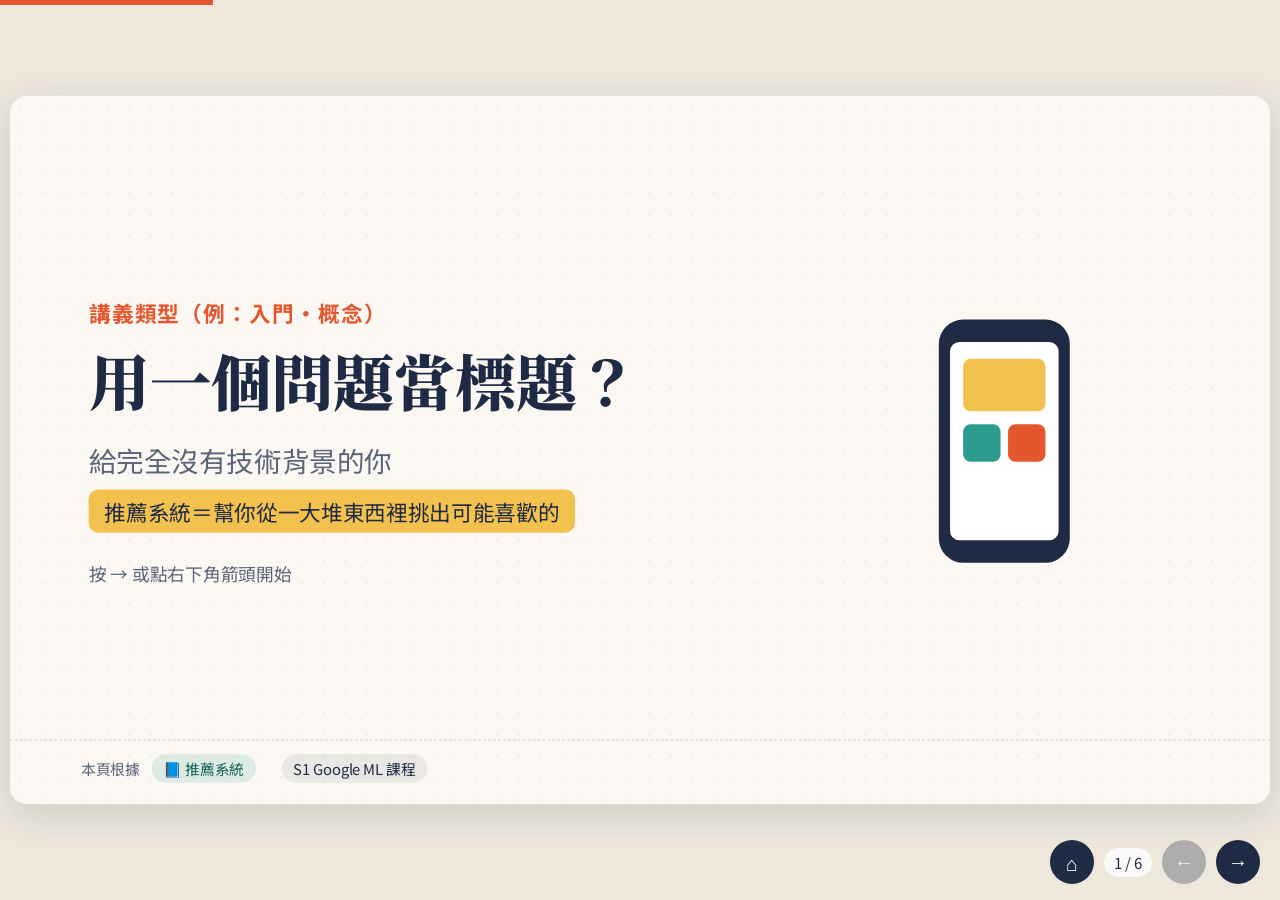
<file: lessons/_template/index.html>
<!DOCTYPE html>
<html lang="zh-Hant">
<head>
<meta charset="utf-8">
<meta name="viewport" content="width=device-width,initial-scale=1">
<!-- ① 改標題：講義標題｜演算法生活課 -->
<title>講義範本｜演算法生活課</title>
<!-- ② 改簡介：和首頁卡片上的簡介相同 -->
<meta name="description" content="新講義的範本：示範封面、內容頁、小測驗、勾選清單與資料來源頁的寫法。">
<link rel="icon" href="../../assets/favicon.svg">
<link rel="preconnect" href="https://fonts.googleapis.com"><link rel="preconnect" href="https://fonts.gstatic.com" crossorigin>
<link href="https://fonts.googleapis.com/css2?family=Noto+Sans+TC:wght@400;700&family=Noto+Serif+TC:wght@900&display=swap" rel="stylesheet">
<link rel="stylesheet" href="../../assets/deck.css">
</head>
<body>
<!--
  使用方式（詳見 CLAUDE.md 第 6、9 節）：
  1. cp -r lessons/_template lessons/<小寫英文-slug>
  2. 依序改寫下面的投影片；不需要的類型直接刪掉，需要更多頁就複製「內容頁」
  3. 每頁的 footer 寫好 data-wiki（Wiki 頁）與 data-sources（S1、S2⋯）
  4. 在首頁 index.html 的 LESSONS:START/END 之間加卡片，data-pages＝投影片數
  5. python3 tools/check.py
-->
<main id="deck">

<!-- 01｜封面 -->
<section class="slide cover" data-kind="cover" data-explains="推薦系統">
  <div class="inner">
    <div class="text">
      <p class="kicker">講義類型（例：入門・概念）</p>
      <h1>用一個問題當標題？</h1>
      <p class="cover-sub">給完全沒有技術背景的你</p>
      <p class="cover-note">推薦系統＝幫你從一大堆東西裡挑出可能喜歡的</p>
      <p class="hint">按 → 或點右下角箭頭開始</p>
    </div>
    <div class="art">
      <svg viewBox="0 0 400 320" aria-hidden="true">
        <rect x="130" y="30" width="140" height="260" rx="26" class="ink-fill"/>
        <rect x="142" y="54" width="116" height="212" rx="10" class="paper-fill"/>
        <rect x="156" y="72" width="88" height="56" rx="8" class="mustard-fill"/>
        <rect x="156" y="142" width="40" height="40" rx="8" class="teal-fill"/>
        <rect x="204" y="142" width="40" height="40" rx="8" class="coral-fill"/>
      </svg>
    </div>
  </div>
  <footer class="refs" data-wiki="concepts/recommender-system.md" data-sources="S1"></footer>
</section>

<!-- 02｜內容頁（最常用；data-privacy="true" 會出現隱私標籤） -->
<section class="slide" data-kind="content" data-privacy="false" data-explains="內容過濾">
  <div class="inner">
    <div class="text">
      <p class="kicker">小標（例：猜法一）</p>
      <h2>標題寫成一句重點</h2>
      <ul>
        <li>每頁兩三個條列就好，字越少越好讀。</li>
        <li>內容過濾：推薦跟你喜歡的東西很像的東西。</li>
        <li>每個概念配一個生活比喻。</li>
      </ul>
    </div>
    <div class="art">
      <svg viewBox="0 0 400 320" aria-hidden="true">
        <rect x="40" y="60" width="140" height="180" rx="14" class="teal-soft"/>
        <rect x="220" y="60" width="140" height="180" rx="14" class="coral-soft"/>
        <text x="110" y="156" text-anchor="middle" class="svg-txt">比喻 A</text>
        <text x="290" y="156" text-anchor="middle" class="svg-txt">比喻 B</text>
      </svg>
    </div>
  </div>
  <footer class="refs" data-wiki="concepts/content-based-filtering.md" data-sources="S1"></footer>
</section>

<!-- 03｜操作步驟頁（用 .path 顯示設定路徑） -->
<section class="slide" data-kind="content" data-privacy="true" data-explains="廣告 ID">
  <div class="inner">
    <div class="text">
      <p class="kicker">自保 ①</p>
      <h2>去哪裡按？用路徑標出來</h2>
      <p class="path"><span>設定</span><i>→</i><span>隱私權</span><i>→</i><span>廣告</span></p>
      <ul>
        <li>廣告 ID：手機上專門給廣告用的編號。</li>
        <li>刪除後，App 只會讀到一串 0。</li>
      </ul>
    </div>
    <div class="art">
      <svg viewBox="0 0 400 320" aria-hidden="true">
        <rect x="110" y="10" width="180" height="300" rx="28" class="ink-fill"/>
        <rect x="122" y="34" width="156" height="254" rx="12" class="paper-fill"/>
        <rect x="132" y="200" width="136" height="38" rx="8" class="coral-fill"/>
        <text x="200" y="224" text-anchor="middle" class="svg-tag" fill="#fff">刪除廣告 ID</text>
      </svg>
    </div>
  </div>
  <footer class="refs" data-wiki="concepts/privacy-self-defense.md" data-sources="S8"></footer>
</section>

<!-- 04｜小測驗（data-ok="1" 是正確答案） -->
<section class="slide" data-kind="quiz">
  <div class="inner">
    <div class="text full">
      <p class="kicker">小測驗</p>
      <h2>考考你</h2>
      <div class="quiz">
        <div class="q"><p class="q-text"><b>Q1</b> 開無痕模式，網站就看不到你的活動了嗎？</p><div class="opts"><button class="opt" data-ok="0">對</button><button class="opt" data-ok="1">不對</button></div><p class="q-fb" aria-live="polite"></p></div>
      </div>
    </div>
  </div>
  <footer class="refs" data-wiki="concepts/privacy-self-defense.md" data-sources="S6"></footer>
</section>

<!-- 05｜勾選清單（狀態不存檔） -->
<section class="slide" data-kind="checklist" data-privacy="true" data-explains="Cookie">
  <div class="inner">
    <div class="text full">
      <p class="kicker">動手做</p>
      <h2>勾選清單範例</h2>
      <ul class="checklist">
        <li><label><input type="checkbox"> 刪除 Cookie、清除瀏覽紀錄</label></li>
        <li><label><input type="checkbox"> Cookie 通知只允許「必要」</label></li>
      </ul>
      <p class="check-progress"></p>
    </div>
  </div>
  <footer class="refs" data-wiki="concepts/privacy-self-defense.md" data-sources="S6"></footer>
</section>

<!-- 06｜資料來源（放最後；內容由 deck.js 自動產生） -->
<section class="slide sources" data-kind="sources"></section>

</main>
<script src="../../assets/sources.js"></script>
<script src="../../assets/wiki-titles.js"></script>
<script src="../../assets/deck.js"></script>
</body>
</html>
</file>
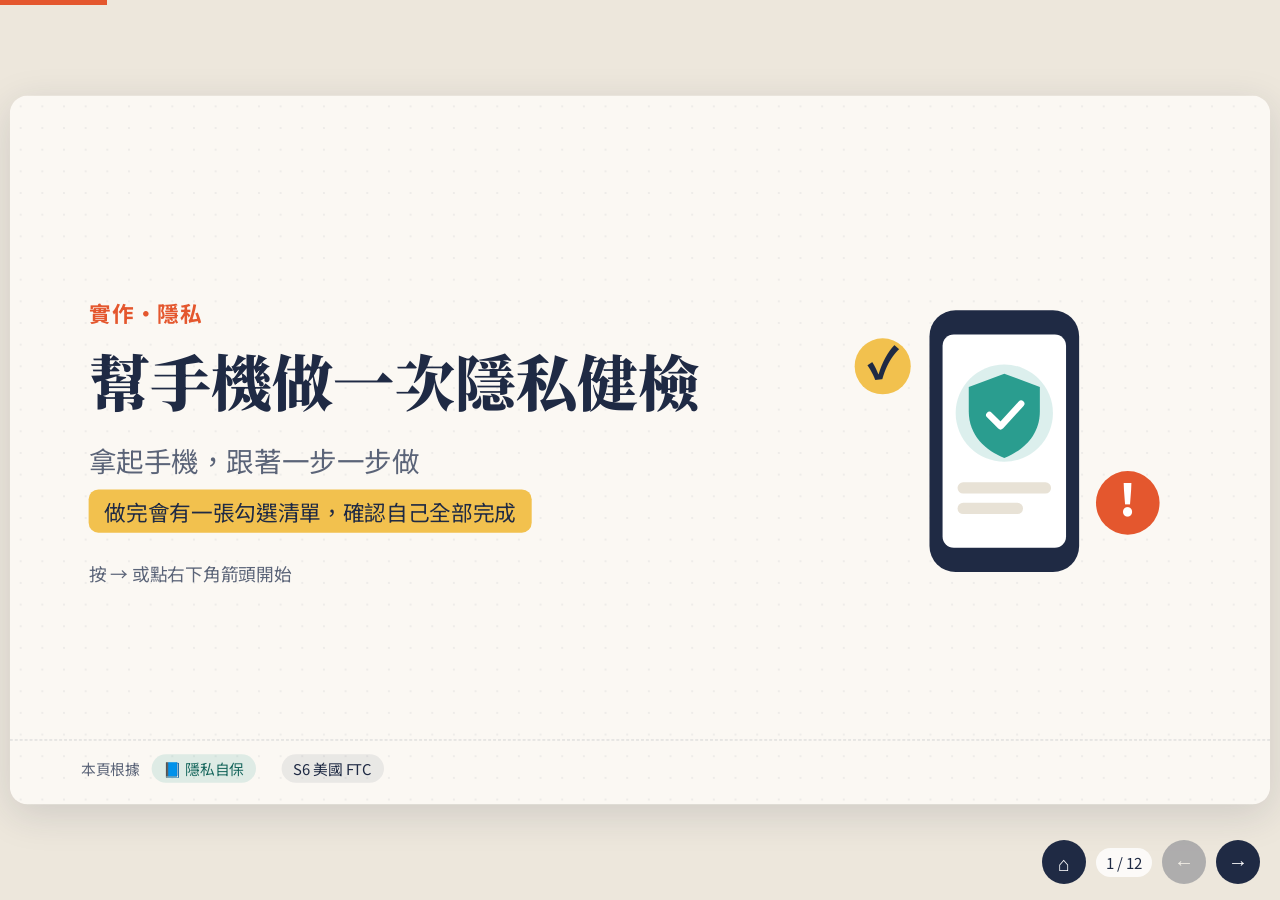
<file: lessons/privacy-checkup/index.html>
<!DOCTYPE html>
<html lang="zh-Hant">
<head>
<meta charset="utf-8">
<meta name="viewport" content="width=device-width,initial-scale=1">
<title>動手做：幫手機做一次隱私健檢｜演算法生活課</title>
<meta name="description" content="拿起手機跟著做：關掉跨 App 追蹤、刪除廣告 ID、整理權限、清 Cookie，最後用勾選清單確認自己全部完成。">
<link rel="icon" href="../../assets/favicon.svg">
<link rel="preconnect" href="https://fonts.googleapis.com"><link rel="preconnect" href="https://fonts.gstatic.com" crossorigin>
<link href="https://fonts.googleapis.com/css2?family=Noto+Sans+TC:wght@400;700&family=Noto+Serif+TC:wght@900&display=swap" rel="stylesheet">
<link rel="stylesheet" href="../../assets/deck.css">
</head>
<body>
<main id="deck">

<!-- 01｜封面 -->
<section class="slide cover" data-kind="cover">
  <div class="inner">
    <div class="text">
      <p class="kicker">實作・隱私</p>
      <h1>幫手機做一次隱私健檢</h1>
      <p class="cover-sub">拿起手機，跟著一步一步做</p>
      <p class="cover-note">做完會有一張勾選清單，確認自己全部完成</p>
      <p class="hint">按 → 或點右下角箭頭開始</p>
    </div>
    <div class="art">
      <svg viewBox="0 0 400 320" aria-hidden="true">
        <rect x="120" y="20" width="160" height="280" rx="28" class="ink-fill"/>
        <rect x="134" y="46" width="132" height="228" rx="12" class="paper-fill"/>
        <circle cx="200" cy="130" r="52" class="teal-soft"/>
        <path d="M200 88 l38 14 v26 c0 26 -18 42 -38 50 c-20 -8 -38 -24 -38 -50 v-26z" class="teal-fill"/>
        <path d="M184 132 l12 12 l22 -24" stroke="#fff" stroke-width="7" fill="none" stroke-linecap="round" stroke-linejoin="round"/>
        <rect x="150" y="204" width="100" height="12" rx="6" class="soft-fill"/>
        <rect x="150" y="226" width="70" height="12" rx="6" class="soft-fill"/>
        <circle cx="70" cy="80" r="30" class="mustard-fill"/><text x="70" y="94" text-anchor="middle" class="svg-big" fill="#1F2A44">✓</text>
        <circle cx="332" cy="226" r="34" class="coral-fill"/><text x="332" y="240" text-anchor="middle" class="svg-big" fill="#fff">!</text>
      </svg>
    </div>
  </div>
  <footer class="refs" data-wiki="concepts/privacy-self-defense.md" data-sources="S6"></footer>
</section>

<!-- 02｜為什麼要做：廣告怎麼跟著你 -->
<section class="slide" data-kind="content" data-privacy="true" data-explains="Cookie,第三方追蹤,廣告 ID">
  <div class="inner">
    <div class="text">
      <p class="kicker">為什麼要做？</p>
      <h2>你的足跡被「貼紙」連起來了</h2>
      <ul>
        <li>Cookie：網站在你瀏覽器裡留的小紀錄。</li>
        <li>第三方追蹤：別家公司跨網站記錄你。</li>
        <li>廣告 ID：手機上專門給廣告用的編號。</li>
      </ul>
    </div>
    <div class="art">
      <svg viewBox="0 0 400 320" aria-hidden="true">
      <rect x="70" y="70" width="170" height="200" rx="40" class="teal-fill"/><path d="M110 70 v-20 a45 45 0 0 1 90 0 v20" class="ink-stroke" stroke-width="10" fill="none"/>
      <rect x="96" y="120" width="118" height="70" rx="14" class="teal-soft"/>
      <g transform="rotate(-10 120 130)"><rect x="86" y="108" width="84" height="34" rx="8" class="mustard-fill"/><text x="128" y="131" text-anchor="middle" class="svg-tag">Cookie</text></g>
      <g transform="rotate(8 180 200)"><rect x="138" y="190" width="90" height="34" rx="8" class="coral-fill"/><text x="183" y="213" text-anchor="middle" class="svg-tag" fill="#fff">廣告 ID</text></g>
      <g transform="rotate(-4 120 236)"><rect x="80" y="226" width="80" height="32" rx="8" class="paper-fill ink-line"/><text x="120" y="248" text-anchor="middle" class="svg-tag">指紋</text></g>
      <rect x="270" y="30" width="116" height="140" rx="14" class="ink-fill"/><text x="328" y="62" text-anchor="middle" class="svg-tag" fill="#fff">追蹤公司</text>
      <text x="328" y="138" text-anchor="middle" class="svg-emoji">🗂️</text>
      <path d="M244 150 C262 150 268 130 276 120" class="ink-stroke" stroke-width="3" fill="none" stroke-dasharray="6 5"/>
      <text x="328" y="206" text-anchor="middle" class="svg-small">A 網站、B App</text>
      <text x="328" y="228" text-anchor="middle" class="svg-small">都看得到</text><text x="328" y="250" text-anchor="middle" class="svg-small">同一張貼紙</text></svg>
    </div>
  </div>
  <footer class="refs" data-wiki="concepts/online-tracking.md" data-sources="S6 S8"></footer>
</section>

<!-- 03｜先破解迷思 -->
<section class="slide" data-kind="content" data-privacy="true">
  <div class="inner">
    <div class="text">
      <p class="kicker">先破解迷思</p>
      <h2>手機在偷聽？研究沒找到</h2>
      <ul>
        <li>測了 17,000 多個 App，沒有 App 偷開麥克風。</li>
        <li>但約 9,000 個 App 能截圖，有的會把畫面傳給別家公司。</li>
        <li>所以真正要管的是：追蹤和權限。</li>
      </ul>
    </div>
    <div class="art">
      <svg viewBox="0 0 400 320" aria-hidden="true">
      <rect x="20" y="20" width="360" height="86" rx="16" class="ink-fill"/>
      <text x="200" y="72" text-anchor="middle" class="svg-huge" fill="#fff">17,000+ 個 App</text>
      <rect x="20" y="124" width="170" height="176" rx="16" class="teal-soft"/>
      <rect x="88" y="150" width="34" height="56" rx="17" class="teal-fill"/><path d="M76 190a29 29 0 0 0 58 0M105 220v18" class="teal-stroke" stroke-width="6" fill="none" stroke-linecap="round"/>
      <path d="M60 150 L150 240" stroke="#E4572E" stroke-width="8" stroke-linecap="round"/>
      <text x="105" y="276" text-anchor="middle" class="svg-txt">沒發現偷錄音</text>
      <rect x="210" y="124" width="170" height="176" rx="16" class="coral-soft"/>
      <rect x="236" y="146" width="60" height="96" rx="10" class="ink-fill"/><rect x="243" y="156" width="46" height="72" rx="4" class="paper-fill"/>
      <path d="M248 162h12M248 162v12M284 222h-12M284 222v-12" class="coral-stroke" stroke-width="4" fill="none"/>
      <path d="M304 194 h40" class="coral-stroke" stroke-width="5" marker-end="url(#ah)"/>
      <rect x="336" y="176" width="34" height="36" rx="6" class="coral-fill"/><text x="353" y="200" text-anchor="middle" class="svg-tag" fill="#fff">他</text>
      <text x="295" y="262" text-anchor="middle" class="svg-txt">約 9,000 個能截圖</text>
      <text x="295" y="286" text-anchor="middle" class="svg-small">有的會傳給第三方</text>
      <defs><marker id="ah" markerWidth="8" markerHeight="8" refX="6" refY="4" orient="auto"><path d="M0 0L8 4L0 8z" fill="#E4572E"/></marker></defs></svg>
    </div>
  </div>
  <footer class="refs" data-wiki="concepts/phone-listening-myth.md" data-sources="S5"></footer>
</section>

<!-- 04｜步驟一：iPhone -->
<section class="slide" data-kind="content" data-privacy="true" data-explains="IDFA">
  <div class="inner">
    <div class="text">
      <p class="kicker">步驟 ①　iPhone</p>
      <h2>一個開關，關掉跨 App 追蹤</h2>
      <p class="path"><span>設定</span><i>→</i><span>隱私權與安全性</span><i>→</i><span>允許 App 要求追蹤</span></p>
      <ul>
        <li>把這個開關關掉。</li>
        <li>拒絕後 App 拿不到 IDFA（iPhone 的廣告編號）。</li>
        <li>放心：App 照樣能完整使用。</li>
      </ul>
    </div>
    <div class="art">
      <svg viewBox="0 0 400 320" aria-hidden="true"><rect x="110" y="10" width="180" height="300" rx="28" class="ink-fill"/><rect x="122" y="34" width="156" height="254" rx="12" class="paper-fill"/>
      <text x="136" y="62" class="svg-small">‹ 隱私權與安全性</text>
      <rect x="132" y="80" width="136" height="40" rx="8" class="soft-fill"/><text x="140" y="105" class="svg-tag">定位服務</text>
      <rect x="132" y="128" width="136" height="76" rx="8" class="mustard-soft"/><text x="140" y="152" class="svg-tag">允許 App</text><text x="140" y="172" class="svg-tag">要求追蹤</text>
      <rect x="222" y="150" width="38" height="22" rx="11" class="soft-dark"/><circle cx="234" cy="161" r="9" fill="#fff"/>
      <text x="140" y="194" class="svg-small">← 關掉它</text>
      <rect x="132" y="212" width="136" height="40" rx="8" class="soft-fill"/><text x="140" y="237" class="svg-tag">追蹤</text>
      <rect x="300" y="128" width="92" height="44" rx="10" class="coral-fill"/><text x="346" y="156" text-anchor="middle" class="svg-tag" fill="#fff">關閉 = 拒絕</text>
      <rect x="8" y="128" width="96" height="44" rx="10" class="teal-fill"/><text x="56" y="156" text-anchor="middle" class="svg-tag" fill="#fff">iPhone</text></svg>
    </div>
  </div>
  <footer class="refs" data-wiki="concepts/privacy-self-defense.md" data-sources="S7"></footer>
</section>

<!-- 05｜步驟二：Android -->
<section class="slide" data-kind="content" data-privacy="true">
  <div class="inner">
    <div class="text">
      <p class="kicker">步驟 ②　Android</p>
      <h2>刪掉你的廣告 ID</h2>
      <p class="path"><span>設定</span><i>→</i><span>隱私權</span><i>→</i><span>廣告</span><i>→</i><span>刪除廣告 ID</span></p>
      <ul>
        <li>刪除後，App 只會讀到一串 0。</li>
        <li>舊版手機在「進階 → 廣告」，打開「停用廣告個人化」。</li>
      </ul>
    </div>
    <div class="art">
      <svg viewBox="0 0 400 320" aria-hidden="true"><rect x="110" y="10" width="180" height="300" rx="28" class="ink-fill"/><rect x="122" y="34" width="156" height="254" rx="12" class="paper-fill"/>
      <text x="136" y="62" class="svg-small">‹ 廣告</text>
      <rect x="132" y="80" width="136" height="64" rx="8" class="soft-fill"/><text x="140" y="104" class="svg-small">你的廣告 ID</text><text x="140" y="128" class="svg-tag">（已刪除）</text>
      <rect x="132" y="154" width="136" height="38" rx="8" class="soft-fill"/><text x="140" y="178" class="svg-tag">重設廣告 ID</text>
      <rect x="132" y="200" width="136" height="38" rx="8" class="coral-fill"/><text x="140" y="224" class="svg-tag" fill="#fff">刪除廣告 ID</text>
      <rect x="8" y="128" width="96" height="44" rx="10" class="teal-fill"/><text x="56" y="156" text-anchor="middle" class="svg-tag" fill="#fff">Android</text>
      <rect x="300" y="88" width="92" height="44" rx="10" class="mustard-fill"/><text x="346" y="116" text-anchor="middle" class="svg-tag">只剩一串 0</text></svg>
    </div>
  </div>
  <footer class="refs" data-wiki="concepts/privacy-self-defense.md" data-sources="S8"></footer>
</section>

<!-- 06｜步驟三：App 權限 -->
<section class="slide" data-kind="content" data-privacy="true">
  <div class="inner">
    <div class="text">
      <p class="kicker">步驟 ③　App 權限</p>
      <h2>用不到的權限，就關掉</h2>
      <ul>
        <li>位置、聯絡人、相片：App 用不到就關。</li>
        <li>要了一堆不必要權限的 App，直接刪掉。</li>
        <li>原因：有 App 會把你的畫面傳給別家公司。</li>
      </ul>
    </div>
    <div class="art">
      <svg viewBox="0 0 400 320" aria-hidden="true">
        <rect x="110" y="10" width="180" height="300" rx="28" class="ink-fill"/>
        <rect x="122" y="34" width="156" height="254" rx="12" class="paper-fill"/>
        <text x="136" y="62" class="svg-small">‹ App 權限</text>
        <rect x="132" y="80" width="136" height="44" rx="8" class="soft-fill"/><text x="142" y="107" class="svg-tag">📍 位置</text>
        <rect x="222" y="91" width="38" height="22" rx="11" class="soft-dark"/><circle cx="234" cy="102" r="9" fill="#fff"/>
        <rect x="132" y="132" width="136" height="44" rx="8" class="soft-fill"/><text x="142" y="159" class="svg-tag">👥 聯絡人</text>
        <rect x="222" y="143" width="38" height="22" rx="11" class="soft-dark"/><circle cx="234" cy="154" r="9" fill="#fff"/>
        <rect x="132" y="184" width="136" height="44" rx="8" class="soft-fill"/><text x="142" y="211" class="svg-tag">🖼 相片</text>
        <rect x="222" y="195" width="38" height="22" rx="11" class="soft-dark"/><circle cx="234" cy="206" r="9" fill="#fff"/>
        <rect x="300" y="128" width="92" height="44" rx="10" class="teal-fill"/><text x="346" y="156" text-anchor="middle" class="svg-tag" fill="#fff">用不到就關</text>
      </svg>
    </div>
  </div>
  <footer class="refs" data-wiki="concepts/privacy-self-defense.md concepts/phone-listening-myth.md" data-sources="S6 S5"></footer>
</section>

<!-- 07｜步驟四：瀏覽器 -->
<section class="slide" data-kind="content" data-privacy="true">
  <div class="inner">
    <div class="text">
      <p class="kicker">步驟 ④　瀏覽器</p>
      <h2>清掉 Cookie，別迷信無痕</h2>
      <ul>
        <li>定期刪除 Cookie、清除瀏覽與搜尋紀錄。</li>
        <li>跳出 Cookie 通知時，只按「必要」。</li>
        <li>注意：無痕模式擋不住網站看到你的活動。</li>
      </ul>
    </div>
    <div class="art">
      <svg viewBox="0 0 400 320" aria-hidden="true">
      <rect x="20" y="30" width="360" height="200" rx="14" class="ink-fill"/><rect x="20" y="30" width="360" height="34" rx="14" class="ink-fill"/>
      <circle cx="42" cy="47" r="6" class="coral-fill"/><circle cx="62" cy="47" r="6" class="mustard-fill"/><circle cx="82" cy="47" r="6" class="teal-fill"/>
      <rect x="32" y="70" width="336" height="148" rx="8" class="paper-fill"/>
      <path d="M150 120 q50 -36 100 0 q-6 34 -50 34 q-44 0 -50 -34z" class="ink-fill"/><circle cx="178" cy="128" r="10" fill="#fff"/><circle cx="222" cy="128" r="10" fill="#fff"/>
      <text x="200" y="198" text-anchor="middle" class="svg-txt">無痕模式</text>
      <g transform="translate(300,96)"><circle r="30" class="coral-fill"/><text y="10" text-anchor="middle" class="svg-big" fill="#fff">!</text></g>
      <rect x="40" y="246" width="320" height="56" rx="12" class="coral-soft"/><text x="200" y="280" text-anchor="middle" class="svg-txt">網站仍看得到你的活動</text></svg>
    </div>
  </div>
  <footer class="refs" data-wiki="concepts/privacy-self-defense.md" data-sources="S6"></footer>
</section>

<!-- 08｜步驟五：調教推薦 -->
<section class="slide" data-kind="content" data-privacy="true" data-explains="演算法">
  <div class="inner">
    <div class="text">
      <p class="kicker">步驟 ⑤　調教推薦</p>
      <h2>反過來教演算法認識你</h2>
      <ul>
        <li>演算法：電腦照著走的一套規則。</li>
        <li>TikTok：長按影片 → 不感興趣，或隱藏某個創作者。</li>
        <li>Netflix：你的評分和有沒有看完，都會改變推薦。</li>
      </ul>
    </div>
    <div class="art">
      <svg viewBox="0 0 400 320" aria-hidden="true">
      <rect x="40" y="20" width="150" height="270" rx="18" class="ink-fill"/><rect x="52" y="40" width="126" height="230" rx="8" class="teal-soft"/>
      <path d="M100 130 l40 25 l-40 25z" class="teal-fill"/>
      <rect x="150" y="150" width="200" height="130" rx="14" class="paper-fill ink-line"/>
      <text x="168" y="184" class="svg-tag">👎 不感興趣</text><path d="M162 196 H338" class="soft-stroke" stroke-width="2"/>
      <text x="168" y="222" class="svg-tag">🙈 隱藏這位創作者</text><path d="M162 234 H338" class="soft-stroke" stroke-width="2"/>
      <text x="168" y="262" class="svg-tag">🎵 隱藏這段音樂</text>
      <circle cx="120" cy="110" r="22" class="coral-fill" opacity=".85"/><text x="120" y="116" text-anchor="middle" class="svg-small" fill="#fff">長按</text>
      <g transform="translate(300,70)"><rect x="-60" y="-34" width="120" height="68" rx="14" class="mustard-fill"/><text y="-6" text-anchor="middle" class="svg-tag">⭐⭐⭐⭐☆</text><text y="20" text-anchor="middle" class="svg-small">評分也是調整</text></g></svg>
    </div>
  </div>
  <footer class="refs" data-wiki="concepts/privacy-self-defense.md glossary.md" data-sources="S4 S3"></footer>
</section>

<!-- 09｜步驟六：其他裝置 -->
<section class="slide" data-kind="content" data-privacy="true">
  <div class="inner">
    <div class="text">
      <p class="kicker">步驟 ⑥　其他裝置</p>
      <h2>別忘了電視和串流盒</h2>
      <ul>
        <li>智慧電視、串流裝置、社群帳號，也各有隱私設定。</li>
        <li>廣告阻擋器能擋一部分追蹤器，但不是全部。</li>
      </ul>
    </div>
    <div class="art">
      <svg viewBox="0 0 400 320" aria-hidden="true">
        <rect x="40" y="40" width="250" height="160" rx="14" class="ink-fill"/>
        <rect x="54" y="54" width="222" height="132" rx="8" class="teal-soft"/>
        <path d="M150 96 l40 24 l-40 24z" class="teal-fill"/>
        <rect x="140" y="200" width="50" height="16" class="ink-fill"/><rect x="110" y="214" width="110" height="10" rx="5" class="ink-fill"/>
        <rect x="250" y="240" width="110" height="40" rx="12" class="mustard-fill"/><text x="305" y="266" text-anchor="middle" class="svg-tag">串流盒</text>
        <rect x="300" y="70" width="80" height="120" rx="14" class="coral-fill"/><text x="340" y="122" text-anchor="middle" class="svg-tag" fill="#fff">設定</text><text x="340" y="146" text-anchor="middle" class="svg-tag" fill="#fff">隱私</text>
        <text x="165" y="296" text-anchor="middle" class="svg-small">每台裝置都要各檢查一次</text>
      </svg>
    </div>
  </div>
  <footer class="refs" data-wiki="concepts/privacy-self-defense.md" data-sources="S6"></footer>
</section>

<!-- 10｜健檢清單 -->
<section class="slide" data-kind="checklist" data-privacy="true">
  <div class="inner">
    <div class="text full">
      <p class="kicker">健檢清單</p>
      <h2>做完一項，勾一項</h2>
      <ul class="checklist">
        <li><label><input type="checkbox"> iPhone 關閉「允許 App 要求追蹤」／Android 刪除廣告 ID</label></li>
        <li><label><input type="checkbox"> 關掉 App 用不到的位置、聯絡人、相片權限</label></li>
        <li><label><input type="checkbox"> 刪除 Cookie、清除瀏覽與搜尋紀錄</label></li>
        <li><label><input type="checkbox"> 在常用的 App 裡用「不感興趣」整理推薦</label></li>
        <li><label><input type="checkbox"> 檢查智慧電視、串流裝置的隱私設定</label></li>
      </ul>
      <p class="check-progress"></p>
    </div>
  </div>
  <footer class="refs" data-wiki="concepts/privacy-self-defense.md" data-sources="S7 S8 S6 S4"></footer>
</section>

<!-- 11｜重點回顧 -->
<section class="slide" data-kind="content" data-privacy="false">
  <div class="inner">
    <div class="text">
      <p class="kicker">今天帶走三件事</p>
      <h2>重點回顧</h2>
      <ul>
        <li>廣告很準，多半不是偷聽，是追蹤把足跡連起來。</li>
        <li>手機上最有效的開關：追蹤請求、廣告 ID。</li>
        <li>權限和 Cookie 要定期整理，推薦也能自己調教。</li>
      </ul>
    </div>
    <div class="art">
      <svg viewBox="0 0 400 320" aria-hidden="true">
        <rect x="20" y="20" width="360" height="80" rx="16" class="teal-fill"/><text x="50" y="74" class="svg-big" fill="#fff">①</text><text x="110" y="68" class="svg-txt" fill="#fff">不是偷聽，是追蹤</text>
        <rect x="20" y="120" width="360" height="80" rx="16" class="mustard-fill"/><text x="50" y="174" class="svg-big">②</text><text x="110" y="168" class="svg-txt">兩個關鍵開關</text>
        <rect x="20" y="220" width="360" height="80" rx="16" class="coral-fill"/><text x="50" y="274" class="svg-big" fill="#fff">③</text><text x="110" y="268" class="svg-txt" fill="#fff">定期整理</text>
      </svg>
    </div>
  </div>
  <footer class="refs" data-wiki="overview.md concepts/privacy-self-defense.md" data-sources="S5 S7 S8"></footer>
</section>

<!-- 12｜資料來源（自動產生） -->
<section class="slide sources" data-kind="sources"></section>

</main>
<script src="../../assets/sources.js"></script>
<script src="../../assets/wiki-titles.js"></script>
<script src="../../assets/deck.js"></script>
</body>
</html>
</file>
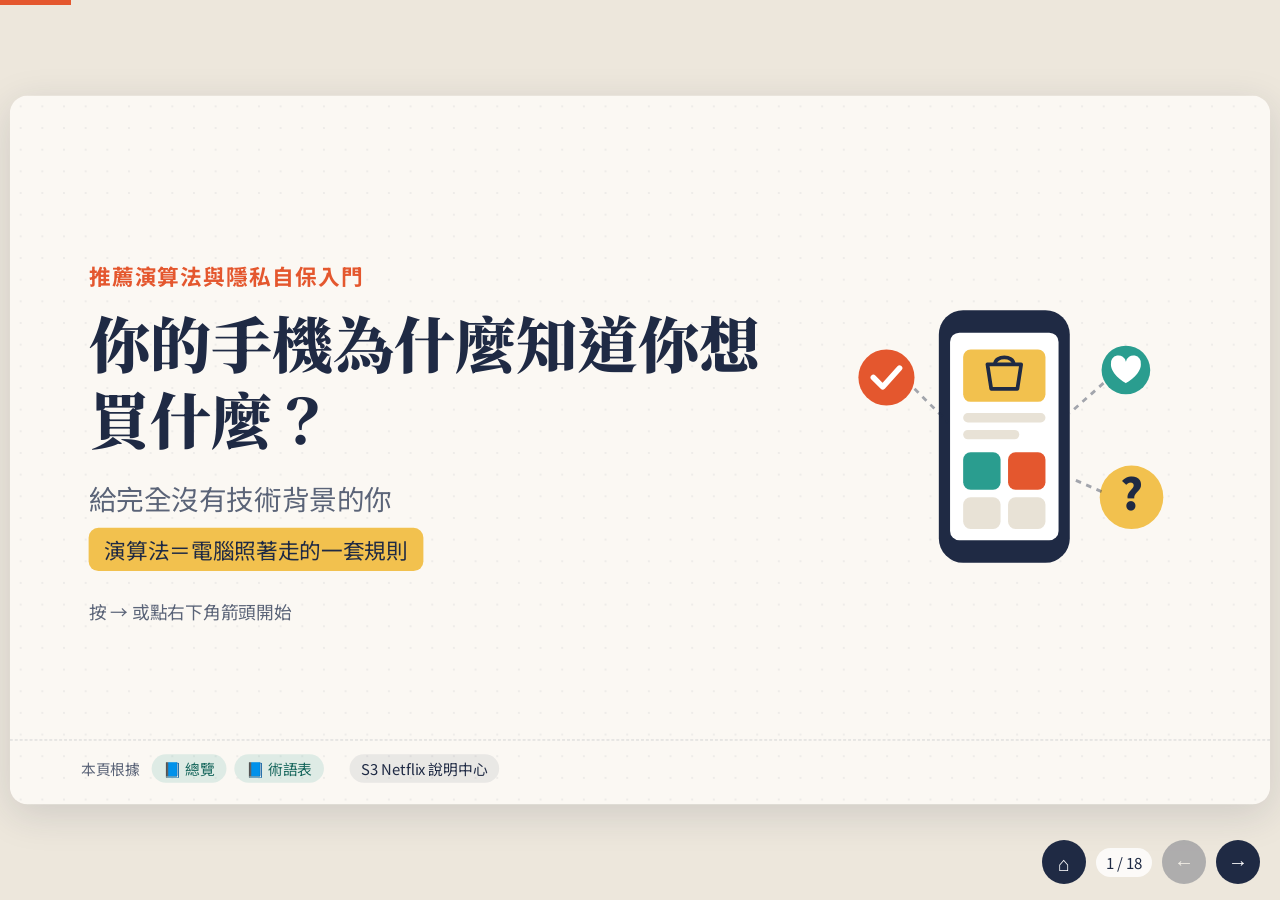
<file: lessons/recsys-intro/index.html>
<!DOCTYPE html>
<html lang="zh-Hant">
<head>
<meta charset="utf-8">
<meta name="viewport" content="width=device-width,initial-scale=1">
<title>你的手機為什麼知道你想買什麼？｜演算法生活課</title>
<meta name="description" content="手機真的在偷聽嗎？從研究結果出發，看懂推薦系統的兩種猜法、三階段流程，以及廣告為什麼會跟著你跑。">
<link rel="icon" href="../../assets/favicon.svg">
<link rel="preconnect" href="https://fonts.googleapis.com"><link rel="preconnect" href="https://fonts.gstatic.com" crossorigin>
<link href="https://fonts.googleapis.com/css2?family=Noto+Sans+TC:wght@400;700&family=Noto+Serif+TC:wght@900&display=swap" rel="stylesheet">
<link rel="stylesheet" href="../../assets/deck.css">
</head>
<body>
<main id="deck">

<!-- 01｜你的手機為什麼知道你想買什麼？ -->
<section class="slide cover" data-kind="cover" data-explains="演算法">
  <div class="inner">
    <div class="text">
      <p class="kicker">推薦演算法與隱私自保入門</p>
      <h1>你的手機為什麼知道你想買什麼？</h1>
      <p class="cover-sub">給完全沒有技術背景的你</p>
      <p class="cover-note">演算法＝電腦照著走的一套規則</p>
      <p class="hint">按 → 或點右下角箭頭開始</p>
    </div>
    <div class="art">
      <svg viewBox="0 0 400 320" aria-hidden="true">
      <rect x="130" y="20" width="140" height="270" rx="26" class="ink-fill"/><rect x="142" y="44" width="116" height="222" rx="10" class="paper-fill"/>
      <rect x="156" y="62" width="88" height="56" rx="8" class="mustard-fill"/><path d="M182 78h36l-4 26h-28z" class="ink-stroke" fill="none" stroke-width="4" stroke-linejoin="round"/><path d="M190 78c0-10 20-10 20 0" class="ink-stroke" fill="none" stroke-width="4"/>
      <rect x="156" y="130" width="88" height="10" rx="5" class="soft-fill"/><rect x="156" y="148" width="60" height="10" rx="5" class="soft-fill"/>
      <rect x="156" y="172" width="40" height="40" rx="8" class="teal-fill"/><rect x="204" y="172" width="40" height="40" rx="8" class="coral-fill"/>
      <rect x="156" y="220" width="40" height="34" rx="8" class="soft-fill"/><rect x="204" y="220" width="40" height="34" rx="8" class="soft-fill"/>
      <circle cx="74" cy="92" r="30" class="coral-fill"/><path d="M60 92l10 10 18-20" stroke="#fff" stroke-width="6" fill="none" stroke-linecap="round" stroke-linejoin="round"/>
      <circle cx="330" cy="84" r="26" class="teal-fill"/><path d="M330 98s-16-9-16-20a8 8 0 0 1 16-3 8 8 0 0 1 16 3c0 11-16 20-16 20z" fill="#fff"/>
      <circle cx="336" cy="220" r="34" class="mustard-fill"/><text x="336" y="234" text-anchor="middle" class="svg-big" fill="#1F2A44">?</text>
      <path d="M104 104 L140 140" class="dash"/><path d="M306 98 L270 130" class="dash"/><path d="M304 214 L272 200" class="dash"/></svg>
    </div>
  </div>
  <footer class="refs" data-wiki="overview.md glossary.md" data-sources="S3"></footer>
</section>
<!-- 02｜你有過這種經驗嗎？ -->
<section class="slide" data-kind="content" data-privacy="true" data-explains="">
  <div class="inner">
    <div class="text">
      <p class="kicker">先問一個問題</p>
      <h2>你有過這種經驗嗎？</h2>
      <ul>
        <li>剛跟朋友聊到想去露營，滑開 App 就看到帳篷廣告。</li>
        <li>很多人因此懷疑：手機是不是在偷聽我？</li>
        <li>今天我們就來找答案。</li>
      </ul>
    </div>
    <div class="art">
      <svg viewBox="0 0 400 320" aria-hidden="true">
      <g><rect x="20" y="40" width="170" height="64" rx="18" class="soft-fill"/><path d="M50 104l-8 22 26-22z" class="soft-fill"/>
      <text x="105" y="80" text-anchor="middle" class="svg-txt">好想去露營喔～</text></g>
      <rect x="220" y="30" width="150" height="262" rx="24" class="ink-fill"/><rect x="232" y="52" width="126" height="218" rx="10" class="paper-fill"/>
      <rect x="244" y="66" width="102" height="110" rx="8" class="mustard-fill"/>
      <path d="M268 156 L295 100 L322 156 Z" class="coral-fill"/><path d="M295 100 L295 156" stroke="#fff" stroke-width="3"/>
      <rect x="244" y="66" width="36" height="16" rx="4" class="ink-fill"/><text x="262" y="78" text-anchor="middle" class="svg-tag" fill="#fff">廣告</text>
      <text x="295" y="198" text-anchor="middle" class="svg-txt">露營帳篷 特價</text>
      <rect x="256" y="214" width="78" height="26" rx="13" class="teal-fill"/><text x="295" y="232" text-anchor="middle" class="svg-tag" fill="#fff">立即購買</text>
      <circle cx="120" cy="210" r="44" class="coral-fill"/><text x="120" y="232" text-anchor="middle" class="svg-big" fill="#fff">?</text>
      <text x="120" y="290" text-anchor="middle" class="svg-txt">手機在偷聽？</text></svg>
    </div>
  </div>
  <footer class="refs" data-wiki="concepts/phone-listening-myth.md" data-sources="S5"></footer>
</section>
<!-- 03｜大學研究：測了 17,000 多個 App -->
<section class="slide" data-kind="content" data-privacy="true" data-explains="">
  <div class="inner">
    <div class="text">
      <p class="kicker">研究怎麼說</p>
      <h2>大學研究：測了 17,000 多個 App</h2>
      <ul>
        <li>美國東北大學用自動程式測試熱門 Android App。</li>
        <li>結果：沒有找到偷錄音，沒有 App 偷開麥克風。</li>
        <li>但是：約 9,000 個 App 能截圖，有的會把你的畫面傳給別家公司。</li>
      </ul>
    </div>
    <div class="art">
      <svg viewBox="0 0 400 320" aria-hidden="true">
      <rect x="20" y="20" width="360" height="86" rx="16" class="ink-fill"/>
      <text x="200" y="72" text-anchor="middle" class="svg-huge" fill="#fff">17,000+ 個 App</text>
      <rect x="20" y="124" width="170" height="176" rx="16" class="teal-soft"/>
      <rect x="88" y="150" width="34" height="56" rx="17" class="teal-fill"/><path d="M76 190a29 29 0 0 0 58 0M105 220v18" class="teal-stroke" stroke-width="6" fill="none" stroke-linecap="round"/>
      <path d="M60 150 L150 240" stroke="#E4572E" stroke-width="8" stroke-linecap="round"/>
      <text x="105" y="276" text-anchor="middle" class="svg-txt">沒發現偷錄音</text>
      <rect x="210" y="124" width="170" height="176" rx="16" class="coral-soft"/>
      <rect x="236" y="146" width="60" height="96" rx="10" class="ink-fill"/><rect x="243" y="156" width="46" height="72" rx="4" class="paper-fill"/>
      <path d="M248 162h12M248 162v12M284 222h-12M284 222v-12" class="coral-stroke" stroke-width="4" fill="none"/>
      <path d="M304 194 h40" class="coral-stroke" stroke-width="5" marker-end="url(#ah)"/>
      <rect x="336" y="176" width="34" height="36" rx="6" class="coral-fill"/><text x="353" y="200" text-anchor="middle" class="svg-tag" fill="#fff">他</text>
      <text x="295" y="262" text-anchor="middle" class="svg-txt">約 9,000 個能截圖</text>
      <text x="295" y="286" text-anchor="middle" class="svg-small">有的會傳給第三方</text>
      <defs><marker id="ah" markerWidth="8" markerHeight="8" refX="6" refY="4" orient="auto"><path d="M0 0L8 4L0 8z" fill="#E4572E"/></marker></defs></svg>
    </div>
  </div>
  <footer class="refs" data-wiki="concepts/phone-listening-myth.md" data-sources="S5"></footer>
</section>
<!-- 04｜答案：一位很懂你的「店員」 -->
<section class="slide" data-kind="content" data-privacy="false" data-explains="推薦系統">
  <div class="inner">
    <div class="text">
      <p class="kicker">那為什麼這麼準？</p>
      <h2>答案：一位很懂你的「店員」</h2>
      <ul>
        <li>推薦系統：從多到看不完的東西裡，幫你挑一小串你可能會喜歡的。</li>
        <li>它不用偷聽，只要看你留下的足跡。</li>
        <li>購物、追劇、短影音背後都有它。</li>
      </ul>
    </div>
    <div class="art">
      <svg viewBox="0 0 400 320" aria-hidden="true">
      <g class="soft-fill"><rect x="20" y="30" width="22" height="26" rx="4"/><rect x="50" y="30" width="22" height="26" rx="4"/><rect x="80" y="30" width="22" height="26" rx="4"/><rect x="110" y="30" width="22" height="26" rx="4"/><rect x="140" y="30" width="22" height="26" rx="4"/><rect x="170" y="30" width="22" height="26" rx="4"/><rect x="20" y="64" width="22" height="26" rx="4"/><rect x="50" y="64" width="22" height="26" rx="4"/><rect x="80" y="64" width="22" height="26" rx="4"/><rect x="110" y="64" width="22" height="26" rx="4"/><rect x="140" y="64" width="22" height="26" rx="4"/><rect x="170" y="64" width="22" height="26" rx="4"/><rect x="20" y="98" width="22" height="26" rx="4"/><rect x="50" y="98" width="22" height="26" rx="4"/><rect x="80" y="98" width="22" height="26" rx="4"/><rect x="110" y="98" width="22" height="26" rx="4"/><rect x="140" y="98" width="22" height="26" rx="4"/><rect x="170" y="98" width="22" height="26" rx="4"/><rect x="20" y="132" width="22" height="26" rx="4"/><rect x="50" y="132" width="22" height="26" rx="4"/><rect x="80" y="132" width="22" height="26" rx="4"/><rect x="110" y="132" width="22" height="26" rx="4"/><rect x="140" y="132" width="22" height="26" rx="4"/><rect x="170" y="132" width="22" height="26" rx="4"/><rect x="20" y="166" width="22" height="26" rx="4"/><rect x="50" y="166" width="22" height="26" rx="4"/><rect x="80" y="166" width="22" height="26" rx="4"/><rect x="110" y="166" width="22" height="26" rx="4"/><rect x="140" y="166" width="22" height="26" rx="4"/><rect x="170" y="166" width="22" height="26" rx="4"/></g>
      <text x="105" y="222" text-anchor="middle" class="svg-small">多到看不完的商品</text>
      <path d="M200 120 h40" class="ink-stroke" stroke-width="5" marker-end="url(#ah2)"/>
      <circle cx="300" cy="74" r="28" class="mustard-fill"/><rect x="264" y="104" width="72" height="74" rx="22" class="teal-fill"/>
      <circle cx="290" cy="72" r="3" class="ink-fill"/><circle cx="310" cy="72" r="3" class="ink-fill"/><path d="M290 84q10 8 20 0" class="ink-stroke" stroke-width="3" fill="none"/>
      <rect x="250" y="196" width="100" height="70" rx="12" class="paper-fill ink-line"/>
      <rect x="262" y="210" width="22" height="26" rx="4" class="coral-fill"/><rect x="289" y="210" width="22" height="26" rx="4" class="mustard-fill"/><rect x="316" y="210" width="22" height="26" rx="4" class="teal-fill"/>
      <text x="300" y="256" text-anchor="middle" class="svg-small">挑給你的</text>
      <text x="300" y="296" text-anchor="middle" class="svg-txt">推薦系統＝懂你的店員</text>
      <defs><marker id="ah2" markerWidth="8" markerHeight="8" refX="6" refY="4" orient="auto"><path d="M0 0L8 4L0 8z" fill="#1F2A44"/></marker></defs></svg>
    </div>
  </div>
  <footer class="refs" data-wiki="concepts/recommender-system.md" data-sources="S1 S2 S3 S4"></footer>
</section>
<!-- 05｜每個動作都是一個「訊號」 -->
<section class="slide" data-kind="content" data-privacy="false" data-explains="明確回饋,隱含回饋,訊號,回饋">
  <div class="inner">
    <div class="text">
      <p class="kicker">你留下的足跡</p>
      <h2>每個動作都是一個「訊號」</h2>
      <ul>
        <li>明確回饋：你直接說，例如打星星、按讚。</li>
        <li>隱含回饋：你沒說，但系統從行為猜，例如把影片看完。</li>
        <li>TikTok：看完長影片是強訊號，同國家只是弱訊號。</li>
      </ul>
    </div>
    <div class="art">
      <svg viewBox="0 0 400 320" aria-hidden="true">
      <g transform="translate(30,200) rotate(-20)"><ellipse cx="0" cy="0" rx="13" ry="20" class="ink-fill" opacity="0.35"/><circle cx="-8" cy="-26" r="4" class="ink-fill" opacity="0.35"/><circle cx="2" cy="-29" r="4" class="ink-fill" opacity="0.35"/><circle cx="11" cy="-25" r="4" class="ink-fill" opacity="0.35"/></g><g transform="translate(92,160) rotate(-20)"><ellipse cx="0" cy="0" rx="13" ry="20" class="ink-fill" opacity="0.44999999999999996"/><circle cx="-8" cy="-26" r="4" class="ink-fill" opacity="0.44999999999999996"/><circle cx="2" cy="-29" r="4" class="ink-fill" opacity="0.44999999999999996"/><circle cx="11" cy="-25" r="4" class="ink-fill" opacity="0.44999999999999996"/></g><g transform="translate(154,200) rotate(-20)"><ellipse cx="0" cy="0" rx="13" ry="20" class="ink-fill" opacity="0.55"/><circle cx="-8" cy="-26" r="4" class="ink-fill" opacity="0.55"/><circle cx="2" cy="-29" r="4" class="ink-fill" opacity="0.55"/><circle cx="11" cy="-25" r="4" class="ink-fill" opacity="0.55"/></g><g transform="translate(216,160) rotate(-20)"><ellipse cx="0" cy="0" rx="13" ry="20" class="ink-fill" opacity="0.65"/><circle cx="-8" cy="-26" r="4" class="ink-fill" opacity="0.65"/><circle cx="2" cy="-29" r="4" class="ink-fill" opacity="0.65"/><circle cx="11" cy="-25" r="4" class="ink-fill" opacity="0.65"/></g><g transform="translate(278,200) rotate(-20)"><ellipse cx="0" cy="0" rx="13" ry="20" class="ink-fill" opacity="0.75"/><circle cx="-8" cy="-26" r="4" class="ink-fill" opacity="0.75"/><circle cx="2" cy="-29" r="4" class="ink-fill" opacity="0.75"/><circle cx="11" cy="-25" r="4" class="ink-fill" opacity="0.75"/></g><g transform="translate(340,160) rotate(-20)"><ellipse cx="0" cy="0" rx="13" ry="20" class="ink-fill" opacity="0.85"/><circle cx="-8" cy="-26" r="4" class="ink-fill" opacity="0.85"/><circle cx="2" cy="-29" r="4" class="ink-fill" opacity="0.85"/><circle cx="11" cy="-25" r="4" class="ink-fill" opacity="0.85"/></g>
      <rect x="18" y="20" width="160" height="58" rx="14" class="mustard-fill"/><text x="98" y="46" text-anchor="middle" class="svg-txt">⭐ 按讚、評分</text><text x="98" y="66" text-anchor="middle" class="svg-small">明確回饋</text>
      <rect x="222" y="20" width="160" height="58" rx="14" class="teal-fill"/><text x="302" y="46" text-anchor="middle" class="svg-txt" fill="#fff">▶ 看完影片</text><text x="302" y="66" text-anchor="middle" class="svg-small" fill="#fff">隱含回饋</text>
      <text x="20" y="268" class="svg-small">強訊號</text><text x="20" y="294" class="svg-small">弱訊號</text>
      <rect x="76" y="256" width="200" height="14" rx="7" class="soft-fill"/><rect x="76" y="256" width="184" height="14" rx="7" class="coral-fill"/><text x="286" y="268" class="svg-small">看完長影片</text>
      <rect x="76" y="282" width="200" height="14" rx="7" class="soft-fill"/><rect x="76" y="282" width="40" height="14" rx="7" class="coral-fill"/><text x="286" y="294" class="svg-small">同一個國家</text></svg>
    </div>
  </div>
  <footer class="refs" data-wiki="concepts/signals-and-footprints.md" data-sources="S1 S4"></footer>
</section>
<!-- 06｜內容過濾：跟你喜歡的東西很像 -->
<section class="slide" data-kind="content" data-privacy="false" data-explains="內容過濾">
  <div class="inner">
    <div class="text">
      <p class="kicker">猜法一</p>
      <h2>內容過濾：跟你喜歡的東西很像</h2>
      <ul>
        <li>你愛看推理小說 → 推薦另一本推理小說。</li>
        <li>只看東西本身的特徵，不需要別人的資料。</li>
        <li>缺點：一直推相似的，很難認識新東西。</li>
      </ul>
    </div>
    <div class="art">
      <svg viewBox="0 0 400 320" aria-hidden="true">
      <g><rect x="30" y="50" width="120" height="160" rx="10" class="ink-fill"/><rect x="42" y="64" width="96" height="80" rx="6" class="paper-fill"/><circle cx="84" cy="98" r="18" class="coral-stroke" fill="none" stroke-width="6"/><path d="M97 111l18 18" class="coral-stroke" stroke-width="7" stroke-linecap="round"/>
      <text x="90" y="180" text-anchor="middle" class="svg-txt" fill="#fff">你讀過的</text></g>
      <path d="M164 130 h66" class="ink-stroke" stroke-width="5" marker-end="url(#ah3)"/>
      <g><rect x="250" y="50" width="120" height="160" rx="10" class="teal-fill"/><rect x="262" y="64" width="96" height="80" rx="6" class="paper-fill"/><circle cx="304" cy="98" r="18" class="coral-stroke" fill="none" stroke-width="6"/><path d="M317 111l18 18" class="coral-stroke" stroke-width="7" stroke-linecap="round"/>
      <text x="310" y="180" text-anchor="middle" class="svg-txt" fill="#fff">推薦給你</text></g>
      <g class="svg-tag"><rect x="30" y="232" width="62" height="28" rx="14" class="mustard-fill"/><text x="61" y="251" text-anchor="middle">推理</text>
      <rect x="98" y="232" width="62" height="28" rx="14" class="mustard-fill"/><text x="129" y="251" text-anchor="middle">長篇</text>
      <rect x="250" y="232" width="62" height="28" rx="14" class="mustard-fill"/><text x="281" y="251" text-anchor="middle">推理</text>
      <rect x="318" y="232" width="62" height="28" rx="14" class="mustard-fill"/><text x="349" y="251" text-anchor="middle">長篇</text></g>
      <text x="200" y="298" text-anchor="middle" class="svg-small">標籤越多相同，分數越高</text>
      <defs><marker id="ah3" markerWidth="8" markerHeight="8" refX="6" refY="4" orient="auto"><path d="M0 0L8 4L0 8z" fill="#1F2A44"/></marker></defs></svg>
    </div>
  </div>
  <footer class="refs" data-wiki="concepts/content-based-filtering.md" data-sources="S1"></footer>
</section>
<!-- 07｜協同過濾：跟你很像的人也喜歡 -->
<section class="slide" data-kind="content" data-privacy="false" data-explains="協同過濾">
  <div class="inner">
    <div class="text">
      <p class="kicker">猜法二</p>
      <h2>協同過濾：跟你很像的人也喜歡</h2>
      <ul>
        <li>口味跟你很像的同學都愛這家店 → 你可能也會喜歡。</li>
        <li>Amazon「買了這個的人也買了⋯」就是這招，商品表事先算好。</li>
        <li>缺點：全新的東西沒人碰過，就推不出去。</li>
      </ul>
    </div>
    <div class="art">
      <svg viewBox="0 0 400 320" aria-hidden="true">
      <circle cx="80" cy="60" r="26" class="coral-fill"/><rect x="50" y="88" width="60" height="44" rx="20" class="coral-fill"/><text x="80" y="156" text-anchor="middle" class="svg-txt">你</text>
      <circle cx="320" cy="60" r="26" class="teal-fill"/><rect x="290" y="88" width="60" height="44" rx="20" class="teal-fill"/><text x="320" y="156" text-anchor="middle" class="svg-txt">口味像你的人</text>
      <g class="svg-tag"><rect x="140" y="40" width="120" height="30" rx="8" class="mustard-fill"/><text x="200" y="60" text-anchor="middle">🎒 登山包</text>
      <rect x="140" y="80" width="120" height="30" rx="8" class="mustard-fill"/><text x="200" y="100" text-anchor="middle">🥾 登山鞋</text></g>
      <path d="M112 70 L136 60 M112 90 L136 96 M288 70 L264 60 M288 90 L264 96" class="ink-stroke" stroke-width="3"/>
      <rect x="240" y="196" width="140" height="44" rx="10" class="teal-soft"/><text x="310" y="224" text-anchor="middle" class="svg-txt">⛺ 帳篷</text>
      <path d="M320 134 L320 192" class="teal-stroke" stroke-width="3"/>
      <path d="M236 218 C170 218 100 220 90 166" class="coral-stroke" stroke-width="4" fill="none" stroke-dasharray="8 6" marker-end="url(#ah4)"/>
      <text x="150" y="250" text-anchor="middle" class="svg-small">推薦給你！</text>
      <text x="200" y="298" text-anchor="middle" class="svg-small">「買了這個的人也買了⋯」</text>
      <defs><marker id="ah4" markerWidth="8" markerHeight="8" refX="6" refY="4" orient="auto"><path d="M0 0L8 4L0 8z" fill="#E4572E"/></marker></defs></svg>
    </div>
  </div>
  <footer class="refs" data-wiki="concepts/collaborative-filtering.md" data-sources="S1 S2"></footer>
</section>
<!-- 08｜像選秀節目：從幾十億挑出 10 個 -->
<section class="slide" data-kind="content" data-privacy="false" data-explains="">
  <div class="inner">
    <div class="text">
      <p class="kicker">幕後流程</p>
      <h2>像選秀節目：從幾十億挑出 10 個</h2>
      <ul>
        <li>海選：數十億支影片 → 數百到數千支。</li>
        <li>評審：仔細打分，選出約 10 個給你看。</li>
        <li>製作人：拿掉你不喜歡的、加點新東西、讓內容多樣。</li>
      </ul>
    </div>
    <div class="art">
      <svg viewBox="0 0 400 320" aria-hidden="true">
      <path d="M30 30 H370 L310 110 H90 Z" class="soft-fill"/><text x="200" y="66" text-anchor="middle" class="svg-txt">① 海選</text><text x="200" y="90" text-anchor="middle" class="svg-small">數十億 → 數百到數千</text>
      <path d="M94 118 H306 L262 198 H138 Z" class="mustard-fill"/><text x="200" y="152" text-anchor="middle" class="svg-txt">② 評審打分</text><text x="200" y="176" text-anchor="middle" class="svg-small">選出約 10 個</text>
      <path d="M142 206 H258 L230 280 H170 Z" class="coral-fill"/><text x="200" y="240" text-anchor="middle" class="svg-txt" fill="#fff">③ 製作人</text><text x="200" y="262" text-anchor="middle" class="svg-small" fill="#fff">最後調整</text>
      <rect x="166" y="290" width="68" height="24" rx="12" class="ink-fill"/><text x="200" y="307" text-anchor="middle" class="svg-tag" fill="#fff">你的畫面</text></svg>
    </div>
  </div>
  <footer class="refs" data-wiki="concepts/three-stage-pipeline.md" data-sources="S1"></footer>
</section>
<!-- 09｜三個平台，各看什麼？ -->
<section class="slide" data-kind="content" data-privacy="false" data-explains="">
  <div class="inner">
    <div class="text">
      <p class="kicker">真實案例</p>
      <h2>三個平台，各看什麼？</h2>
      <ul>
        <li>Amazon：你買過的、購物車裡的商品。</li>
        <li>Netflix：看過什麼、看多久、什麼時段；說明不用年齡與性別。</li>
        <li>TikTok：按讚、分享、看完沒；追蹤數不是直接因素。</li>
      </ul>
    </div>
    <div class="art">
      <svg viewBox="0 0 400 320" aria-hidden="true">
      <rect x="10" y="30" width="120" height="250" rx="16" class="mustard-fill"/><text x="70" y="70" text-anchor="middle" class="svg-txt">Amazon</text><text x="70" y="130" text-anchor="middle" class="svg-emoji">🛒</text><text x="70" y="190" text-anchor="middle" class="svg-small">買過的</text><text x="70" y="212" text-anchor="middle" class="svg-small">購物車</text>
      <rect x="140" y="30" width="120" height="250" rx="16" class="coral-fill"/><text x="200" y="70" text-anchor="middle" class="svg-txt" fill="#fff">Netflix</text><text x="200" y="130" text-anchor="middle" class="svg-emoji">🎬</text><text x="200" y="190" text-anchor="middle" class="svg-small" fill="#fff">看多久</text><text x="200" y="212" text-anchor="middle" class="svg-small" fill="#fff">什麼時段</text>
      <rect x="270" y="30" width="120" height="250" rx="16" class="teal-fill"/><text x="330" y="70" text-anchor="middle" class="svg-txt" fill="#fff">TikTok</text><text x="330" y="130" text-anchor="middle" class="svg-emoji">📱</text><text x="330" y="190" text-anchor="middle" class="svg-small" fill="#fff">看完沒</text><text x="330" y="212" text-anchor="middle" class="svg-small" fill="#fff">按讚分享</text></svg>
    </div>
  </div>
  <footer class="refs" data-wiki="entities/amazon.md entities/netflix.md entities/tiktok.md" data-sources="S2 S3 S4"></footer>
</section>
<!-- 10｜冷啟動與同溫層 -->
<section class="slide" data-kind="content" data-privacy="false" data-explains="冷啟動,同溫層">
  <div class="inner">
    <div class="text">
      <p class="kicker">副作用</p>
      <h2>冷啟動與同溫層</h2>
      <ul>
        <li>冷啟動：剛認識你時，只好先推熱門的，或請你先選興趣。</li>
        <li>同溫層：一直看相似內容，視野越來越窄。</li>
        <li>TikTok 說會刻意穿插興趣以外的影片，但這是平台自己的說法。</li>
      </ul>
    </div>
    <div class="art">
      <svg viewBox="0 0 400 320" aria-hidden="true">
      <circle cx="190" cy="160" r="120" class="teal-soft"/><circle cx="190" cy="160" r="120" class="teal-stroke" fill="none" stroke-width="4"/>
      <circle cx="190" cy="140" r="24" class="coral-fill"/><rect x="164" y="166" width="52" height="40" rx="18" class="coral-fill"/>
      <text x="110" y="110" text-anchor="middle" class="svg-emoji-s">🐱</text><text x="270" y="110" text-anchor="middle" class="svg-emoji-s">🐱</text><text x="100" y="200" text-anchor="middle" class="svg-emoji-s">🐱</text><text x="280" y="200" text-anchor="middle" class="svg-emoji-s">🐱</text><text x="150" y="250" text-anchor="middle" class="svg-emoji-s">🐱</text><text x="230" y="250" text-anchor="middle" class="svg-emoji-s">🐱</text><text x="190" y="72" text-anchor="middle" class="svg-emoji-s">🐱</text>
      <text x="360" y="60" text-anchor="middle" class="svg-emoji-s">🎨</text><text x="364" y="280" text-anchor="middle" class="svg-emoji-s">⚽</text><text x="30" y="290" text-anchor="middle" class="svg-emoji-s">🍳</text>
      <path d="M350 70 L304 102" class="coral-stroke" stroke-width="3" stroke-dasharray="6 5"/>
      <text x="190" y="314" text-anchor="middle" class="svg-small">泡泡裡全是同一種內容</text></svg>
    </div>
  </div>
  <footer class="refs" data-wiki="concepts/cold-start.md concepts/filter-bubble.md" data-sources="S1 S3 S4"></footer>
</section>
<!-- 11｜廣告為什麼會「跟著你跑」？ -->
<section class="slide" data-kind="content" data-privacy="true" data-explains="Cookie,第三方追蹤,裝置指紋,廣告 ID">
  <div class="inner">
    <div class="text">
      <p class="kicker">跨 App 的廣告</p>
      <h2>廣告為什麼會「跟著你跑」？</h2>
      <ul>
        <li>Cookie：網站在你瀏覽器裡留的小紀錄。</li>
        <li>第三方追蹤：別家公司跨網站記錄你。</li>
        <li>裝置指紋、手機廣告 ID：不用 Cookie 也能認出你。</li>
      </ul>
    </div>
    <div class="art">
      <svg viewBox="0 0 400 320" aria-hidden="true">
      <rect x="70" y="70" width="170" height="200" rx="40" class="teal-fill"/><path d="M110 70 v-20 a45 45 0 0 1 90 0 v20" class="ink-stroke" stroke-width="10" fill="none"/>
      <rect x="96" y="120" width="118" height="70" rx="14" class="teal-soft"/>
      <g transform="rotate(-10 120 130)"><rect x="86" y="108" width="84" height="34" rx="8" class="mustard-fill"/><text x="128" y="131" text-anchor="middle" class="svg-tag">Cookie</text></g>
      <g transform="rotate(8 180 200)"><rect x="138" y="190" width="90" height="34" rx="8" class="coral-fill"/><text x="183" y="213" text-anchor="middle" class="svg-tag" fill="#fff">廣告 ID</text></g>
      <g transform="rotate(-4 120 236)"><rect x="80" y="226" width="80" height="32" rx="8" class="paper-fill ink-line"/><text x="120" y="248" text-anchor="middle" class="svg-tag">指紋</text></g>
      <rect x="270" y="30" width="116" height="140" rx="14" class="ink-fill"/><text x="328" y="62" text-anchor="middle" class="svg-tag" fill="#fff">追蹤公司</text>
      <text x="328" y="138" text-anchor="middle" class="svg-emoji">🗂️</text>
      <path d="M244 150 C262 150 268 130 276 120" class="ink-stroke" stroke-width="3" fill="none" stroke-dasharray="6 5"/>
      <text x="328" y="206" text-anchor="middle" class="svg-small">A 網站、B App</text>
      <text x="328" y="228" text-anchor="middle" class="svg-small">都看得到</text><text x="328" y="250" text-anchor="middle" class="svg-small">同一張貼紙</text></svg>
    </div>
  </div>
  <footer class="refs" data-wiki="concepts/online-tracking.md" data-sources="S6 S8"></footer>
</section>
<!-- 12｜一個開關，關掉跨 App 追蹤 -->
<section class="slide" data-kind="content" data-privacy="true" data-explains="IDFA">
  <div class="inner">
    <div class="text">
      <p class="kicker">自保 ①  iPhone</p>
      <h2>一個開關，關掉跨 App 追蹤</h2>
      <ul>
        <li>設定 → 隱私權與安全性 → 關閉「允許 App 要求追蹤」。</li>
        <li>拒絕後 App 拿不到 IDFA（iPhone 的廣告編號）。</li>
        <li>放心：拒絕追蹤，App 照樣能完整使用。</li>
      </ul>
    </div>
    <div class="art">
      <svg viewBox="0 0 400 320" aria-hidden="true"><rect x="110" y="10" width="180" height="300" rx="28" class="ink-fill"/><rect x="122" y="34" width="156" height="254" rx="12" class="paper-fill"/>
      <text x="136" y="62" class="svg-small">‹ 隱私權與安全性</text>
      <rect x="132" y="80" width="136" height="40" rx="8" class="soft-fill"/><text x="140" y="105" class="svg-tag">定位服務</text>
      <rect x="132" y="128" width="136" height="76" rx="8" class="mustard-soft"/><text x="140" y="152" class="svg-tag">允許 App</text><text x="140" y="172" class="svg-tag">要求追蹤</text>
      <rect x="222" y="150" width="38" height="22" rx="11" class="soft-dark"/><circle cx="234" cy="161" r="9" fill="#fff"/>
      <text x="140" y="194" class="svg-small">← 關掉它</text>
      <rect x="132" y="212" width="136" height="40" rx="8" class="soft-fill"/><text x="140" y="237" class="svg-tag">追蹤</text>
      <rect x="300" y="128" width="92" height="44" rx="10" class="coral-fill"/><text x="346" y="156" text-anchor="middle" class="svg-tag" fill="#fff">關閉 = 拒絕</text>
      <rect x="8" y="128" width="96" height="44" rx="10" class="teal-fill"/><text x="56" y="156" text-anchor="middle" class="svg-tag" fill="#fff">iPhone</text></svg>
    </div>
  </div>
  <footer class="refs" data-wiki="concepts/privacy-self-defense.md" data-sources="S7"></footer>
</section>
<!-- 13｜刪掉你的廣告 ID -->
<section class="slide" data-kind="content" data-privacy="true" data-explains="廣告 ID">
  <div class="inner">
    <div class="text">
      <p class="kicker">自保 ②  Android</p>
      <h2>刪掉你的廣告 ID</h2>
      <ul>
        <li>設定 → 隱私權 → 廣告 → 刪除廣告 ID。</li>
        <li>刪除後，App 只會讀到一串 0。</li>
        <li>順便檢查 App 權限：用不到的位置、相片、聯絡人就關掉。</li>
      </ul>
    </div>
    <div class="art">
      <svg viewBox="0 0 400 320" aria-hidden="true"><rect x="110" y="10" width="180" height="300" rx="28" class="ink-fill"/><rect x="122" y="34" width="156" height="254" rx="12" class="paper-fill"/>
      <text x="136" y="62" class="svg-small">‹ 廣告</text>
      <rect x="132" y="80" width="136" height="64" rx="8" class="soft-fill"/><text x="140" y="104" class="svg-small">你的廣告 ID</text><text x="140" y="128" class="svg-tag">（已刪除）</text>
      <rect x="132" y="154" width="136" height="38" rx="8" class="soft-fill"/><text x="140" y="178" class="svg-tag">重設廣告 ID</text>
      <rect x="132" y="200" width="136" height="38" rx="8" class="coral-fill"/><text x="140" y="224" class="svg-tag" fill="#fff">刪除廣告 ID</text>
      <rect x="8" y="128" width="96" height="44" rx="10" class="teal-fill"/><text x="56" y="156" text-anchor="middle" class="svg-tag" fill="#fff">Android</text>
      <rect x="300" y="88" width="92" height="44" rx="10" class="mustard-fill"/><text x="346" y="116" text-anchor="middle" class="svg-tag">只剩一串 0</text></svg>
    </div>
  </div>
  <footer class="refs" data-wiki="concepts/privacy-self-defense.md" data-sources="S8 S6"></footer>
</section>
<!-- 14｜兩個常見迷思 -->
<section class="slide" data-kind="content" data-privacy="true" data-explains="">
  <div class="inner">
    <div class="text">
      <p class="kicker">自保 ③  瀏覽器</p>
      <h2>兩個常見迷思</h2>
      <ul>
        <li>迷思：開無痕模式就安全 → 錯，網站還是看得到你的活動。</li>
        <li>迷思：裝了廣告阻擋器就全擋 → 只能擋一部分。</li>
        <li>建議：定期清 Cookie，Cookie 通知只按「必要」。</li>
      </ul>
    </div>
    <div class="art">
      <svg viewBox="0 0 400 320" aria-hidden="true">
      <rect x="20" y="30" width="360" height="200" rx="14" class="ink-fill"/><rect x="20" y="30" width="360" height="34" rx="14" class="ink-fill"/>
      <circle cx="42" cy="47" r="6" class="coral-fill"/><circle cx="62" cy="47" r="6" class="mustard-fill"/><circle cx="82" cy="47" r="6" class="teal-fill"/>
      <rect x="32" y="70" width="336" height="148" rx="8" class="paper-fill"/>
      <path d="M150 120 q50 -36 100 0 q-6 34 -50 34 q-44 0 -50 -34z" class="ink-fill"/><circle cx="178" cy="128" r="10" fill="#fff"/><circle cx="222" cy="128" r="10" fill="#fff"/>
      <text x="200" y="198" text-anchor="middle" class="svg-txt">無痕模式</text>
      <g transform="translate(300,96)"><circle r="30" class="coral-fill"/><text y="10" text-anchor="middle" class="svg-big" fill="#fff">!</text></g>
      <rect x="40" y="246" width="320" height="56" rx="12" class="coral-soft"/><text x="200" y="280" text-anchor="middle" class="svg-txt">網站仍看得到你的活動</text></svg>
    </div>
  </div>
  <footer class="refs" data-wiki="concepts/privacy-self-defense.md" data-sources="S6"></footer>
</section>
<!-- 15｜你也可以反過來教演算法 -->
<section class="slide" data-kind="content" data-privacy="true" data-explains="演算法">
  <div class="inner">
    <div class="text">
      <p class="kicker">自保 ④  調教推薦</p>
      <h2>你也可以反過來教演算法</h2>
      <ul>
        <li>TikTok：長按影片 → 不感興趣，或隱藏某個創作者。</li>
        <li>Netflix：你的評分和有沒有看完，都會改變推薦。</li>
        <li>智慧電視、串流裝置也有隱私設定，別忘了。</li>
      </ul>
    </div>
    <div class="art">
      <svg viewBox="0 0 400 320" aria-hidden="true">
      <rect x="40" y="20" width="150" height="270" rx="18" class="ink-fill"/><rect x="52" y="40" width="126" height="230" rx="8" class="teal-soft"/>
      <path d="M100 130 l40 25 l-40 25z" class="teal-fill"/>
      <rect x="150" y="150" width="200" height="130" rx="14" class="paper-fill ink-line"/>
      <text x="168" y="184" class="svg-tag">👎 不感興趣</text><path d="M162 196 H338" class="soft-stroke" stroke-width="2"/>
      <text x="168" y="222" class="svg-tag">🙈 隱藏這位創作者</text><path d="M162 234 H338" class="soft-stroke" stroke-width="2"/>
      <text x="168" y="262" class="svg-tag">🎵 隱藏這段音樂</text>
      <circle cx="120" cy="110" r="22" class="coral-fill" opacity=".85"/><text x="120" y="116" text-anchor="middle" class="svg-small" fill="#fff">長按</text>
      <g transform="translate(300,70)"><rect x="-60" y="-34" width="120" height="68" rx="14" class="mustard-fill"/><text y="-6" text-anchor="middle" class="svg-tag">⭐⭐⭐⭐☆</text><text y="20" text-anchor="middle" class="svg-small">評分也是調整</text></g></svg>
    </div>
  </div>
  <footer class="refs" data-wiki="concepts/privacy-self-defense.md" data-sources="S4 S3 S6"></footer>
</section>
<!-- 16｜考考你 -->
<section class="slide" data-kind="quiz">
  <div class="inner">
    <div class="text full">
      <p class="kicker">小測驗</p>
      <h2>考考你</h2>
      <div class="quiz">
        <div class="q"><p class="q-text"><b>Q1</b> 研究測了 17,000 多個 App，有沒有發現偷錄音？</p><div class="opts"><button class="opt" data-ok="0">有，很多</button><button class="opt" data-ok="1">沒有找到證據</button><button class="opt" data-ok="0">只有 iPhone 有</button></div><p class="q-fb" aria-live="polite"></p></div>
        <div class="q"><p class="q-text"><b>Q2</b> 「買了這個的人也買了⋯」屬於哪種猜法？</p><div class="opts"><button class="opt" data-ok="0">內容過濾</button><button class="opt" data-ok="1">協同過濾</button><button class="opt" data-ok="0">隨機推薦</button></div><p class="q-fb" aria-live="polite"></p></div>
        <div class="q"><p class="q-text"><b>Q3</b> 開無痕模式，網站就看不到你的活動了嗎？</p><div class="opts"><button class="opt" data-ok="0">對</button><button class="opt" data-ok="1">不對</button></div><p class="q-fb" aria-live="polite"></p></div>
      </div>
    </div>
  </div>
  <footer class="refs" data-wiki="concepts/phone-listening-myth.md concepts/collaborative-filtering.md concepts/privacy-self-defense.md" data-sources="S5 S2 S6"></footer>
</section>
<!-- 17｜重點回顧 -->
<section class="slide" data-kind="content" data-privacy="false" data-explains="">
  <div class="inner">
    <div class="text">
      <p class="kicker">今天帶走三件事</p>
      <h2>重點回顧</h2>
      <ul>
        <li>手機多半不是偷聽，而是看你留下的足跡。</li>
        <li>推薦靠兩種猜法：像你喜歡的、像你的人喜歡的。</li>
        <li>今天就動手：關追蹤、刪廣告 ID、整理權限。</li>
      </ul>
    </div>
    <div class="art">
      <svg viewBox="0 0 400 320" aria-hidden="true">
      <rect x="20" y="20" width="360" height="80" rx="16" class="teal-fill"/><text x="50" y="72" class="svg-big" fill="#fff">①</text><text x="96" y="68" class="svg-txt" fill="#fff">不是偷聽，是足跡</text>
      <rect x="20" y="120" width="360" height="80" rx="16" class="mustard-fill"/><text x="50" y="172" class="svg-big">②</text><text x="96" y="168" class="svg-txt">兩種猜法</text>
      <rect x="20" y="220" width="360" height="80" rx="16" class="coral-fill"/><text x="50" y="272" class="svg-big" fill="#fff">③</text><text x="96" y="268" class="svg-txt" fill="#fff">動手改設定</text></svg>
    </div>
  </div>
  <footer class="refs" data-wiki="overview.md concepts/privacy-self-defense.md" data-sources="S5 S1 S7 S8"></footer>
</section>
<!-- 18｜資料來源（deck.js 自動填入） -->
<section class="slide sources" data-kind="sources"></section>

</main>
<script src="../../assets/sources.js"></script>
<script src="../../assets/wiki-titles.js"></script>
<script src="../../assets/deck.js"></script>
</body>
</html>
</file>
<file: assets/site.css>
/* =========================================================
   演算法生活課｜首頁（講義庫）樣式
   顏色、字體與 deck.css 共用同一組變數。
   ========================================================= */
:root{
  --paper:#FBF8F3; --ink:#1F2A44; --coral:#E4572E; --teal:#2A9D8F; --mustard:#F2C14E;
  --soft:#E8E2D6; --muted:#5B6478;
  --sans:"Noto Sans TC","Noto Sans CJK TC","PingFang TC","Microsoft JhengHei",sans-serif;
  --serif:"Noto Serif TC","Noto Serif CJK TC","Songti TC",serif;
}
*{box-sizing:border-box;margin:0;padding:0}
body{font-family:var(--sans);color:var(--ink);background:var(--paper);line-height:1.7;
  background-image:radial-gradient(rgba(31,42,68,.06) 1px,transparent 1px);background-size:22px 22px}
a{color:inherit}
.wrap{max-width:1080px;margin:0 auto;padding:0 24px}

.top{display:flex;align-items:center;gap:12px;padding:22px 0}
.top img{width:40px;height:40px}
.brand{font-weight:900;font-size:19px;letter-spacing:.02em}.brand small{display:block;font-weight:400;font-size:13px;color:var(--muted);letter-spacing:.08em}
.top nav{margin-left:auto;display:flex;gap:18px;font-size:15px}.top nav a{text-decoration:none;color:var(--muted)}.top nav a:hover{color:var(--coral)}

.hero{padding:56px 0 40px;display:grid;grid-template-columns:1.4fr 1fr;gap:40px;align-items:center}
.hero h1{font-family:var(--serif);font-weight:900;font-size:clamp(34px,5vw,56px);line-height:1.25}
.hero h1 em{font-style:normal;color:var(--coral)}
.hero p{margin-top:18px;font-size:18px;color:var(--muted);max-width:34em}
.hero .tip{display:inline-block;margin-top:18px;background:var(--mustard);padding:4px 14px;border-radius:10px;font-size:15px;color:var(--ink)}
.hero svg{width:100%;max-width:360px;justify-self:center}

.sec-title{font-size:15px;font-weight:700;letter-spacing:.12em;color:var(--coral);margin:28px 0 16px}
.cards{display:grid;grid-template-columns:repeat(auto-fill,minmax(300px,1fr));gap:22px}
.card{display:flex;flex-direction:column;background:#fff;border:2px solid var(--ink);border-radius:18px;padding:22px 22px 18px;text-decoration:none;
  box-shadow:6px 6px 0 var(--ink);transition:transform .15s,box-shadow .15s}
.card:hover{transform:translate(-2px,-2px);box-shadow:8px 8px 0 var(--coral)}
.tag{align-self:flex-start;font-size:13px;font-weight:700;padding:3px 10px;border-radius:999px;background:var(--soft)}
.tag.teal{background:rgba(42,157,143,.16);color:#17675d}.tag.coral{background:rgba(228,87,46,.14);color:#b23d1c}.tag.mustard{background:rgba(242,193,78,.4)}
.card h3{font-family:var(--serif);font-weight:900;font-size:23px;line-height:1.35;margin:12px 0 8px}
.card p{font-size:15px;color:var(--muted);flex:1}
.card .meta{display:flex;justify-content:space-between;align-items:center;margin-top:16px;font-size:14px;color:var(--muted)}
.card .go{font-weight:700;color:var(--coral)}
.card.kb{border-style:dashed;box-shadow:none}

.how{margin:48px 0 0;padding:24px;border-radius:18px;background:rgba(31,42,68,.04);font-size:15px;color:var(--muted)}
.how b{color:var(--ink)}.how code{background:#EFE9DE;padding:1px 6px;border-radius:5px}
footer.foot{padding:40px 0 48px;font-size:14px;color:var(--muted);text-align:center}

@media(max-width:760px){.hero{grid-template-columns:1fr}.hero svg{max-width:240px}.top nav{display:none}}
</file>
<file: assets/deck.css>
/* =========================================================
   演算法生活課｜講義（簡報）共用樣式
   - 所有講義共用這一份，不要在個別講義裡寫 <style>。
   - 顏色只能用下面的 CSS 變數。要加新顏色，先改 CLAUDE.md 的「視覺風格」。
   ========================================================= */
:root{
  --paper:#FBF8F3; --ink:#1F2A44; --coral:#E4572E; --teal:#2A9D8F; --mustard:#F2C14E;
  --soft:#E8E2D6; --muted:#5B6478; --bg:#EDE7DC;
  --sans:"Noto Sans TC","Noto Sans CJK TC","PingFang TC","Microsoft JhengHei",sans-serif;
  --serif:"Noto Serif TC","Noto Serif CJK TC","Songti TC",serif;
}
*{box-sizing:border-box;margin:0;padding:0}
html,body{height:100%;background:var(--bg);font-family:var(--sans);color:var(--ink);overflow:hidden}

/* ---- 舞台：固定 1280×720，依視窗等比縮放 ---- */
#viewport{position:fixed;inset:0;display:flex;align-items:center;justify-content:center}
#deck{width:1280px;height:720px;position:relative;transform-origin:center center;flex:none}
.slide{position:absolute;inset:0;background:var(--paper);border-radius:18px;box-shadow:0 10px 40px rgba(31,42,68,.15);
  display:none;flex-direction:column;overflow:hidden;
  background-image:radial-gradient(rgba(31,42,68,.06) 1px,transparent 1px);background-size:22px 22px}
.slide.active{display:flex;animation:in .35s ease}
@keyframes in{from{opacity:0;transform:translateY(8px)}to{opacity:1;transform:none}}
.inner{flex:1;display:flex;gap:40px;padding:64px 72px 24px;align-items:center;min-height:0}
.text{flex:1.1;min-width:0}.text.full{flex:1}
.art{flex:.9;display:flex;align-items:center;justify-content:center;min-width:0}
.art svg{width:100%;max-width:440px;height:auto}

/* ---- 文字 ---- */
.kicker{font-size:22px;font-weight:700;color:var(--coral);letter-spacing:.06em;margin-bottom:14px;display:flex;align-items:center;gap:12px}
.slide[data-privacy="true"] .kicker::after{content:"🔒 隱私";font-size:15px;font-weight:700;color:#fff;background:var(--teal);padding:3px 12px;border-radius:999px;letter-spacing:0}
h1{font-family:var(--serif);font-size:62px;line-height:1.25;font-weight:900;margin-bottom:22px}
h2{font-family:var(--serif);font-size:46px;line-height:1.3;font-weight:900;margin-bottom:30px}
.text ul{list-style:none;display:flex;flex-direction:column;gap:20px}
.text ul li{font-size:27px;line-height:1.55;padding-left:36px;position:relative}
.text ul li::before{content:"";position:absolute;left:4px;top:.55em;width:14px;height:14px;border-radius:4px;background:var(--mustard);transform:rotate(45deg)}

/* ---- 封面 ---- */
.cover .inner{padding:72px 80px 24px}.cover .text{flex:1.5}.cover .art{flex:0 0 380px}
.cover-sub{font-size:28px;color:var(--muted);margin-bottom:10px}
.cover-note{display:inline-block;font-size:22px;background:var(--mustard);padding:6px 16px;border-radius:10px;margin-bottom:28px}
.hint{font-size:18px;color:var(--muted)}

/* ---- 頁尾：本頁根據（由 deck.js 依 data-wiki / data-sources 產生） ---- */
.refs{display:flex;flex-wrap:wrap;gap:8px;align-items:center;padding:14px 220px 22px 72px;border-top:1px dashed rgba(31,42,68,.18);font-size:15px}
.refs-label{color:var(--muted);margin-right:4px}.refs-sep{width:10px}
.chip{display:inline-block;padding:4px 12px;border-radius:999px;text-decoration:none;font-size:15px;line-height:1.4}
.chip.wiki{background:rgba(42,157,143,.14);color:#17675d}
.chip.src{background:rgba(31,42,68,.08);color:var(--ink)}
a.chip:hover{outline:2px solid currentColor}

/* ---- 元件：小測驗 ---- */
.quiz{display:flex;flex-direction:column;gap:14px}
.slide[data-kind="quiz"] h2{margin-bottom:18px}
.q-text{font-size:26px;margin-bottom:10px}.q-text b{color:var(--coral);margin-right:6px}
.opts{display:flex;gap:12px;flex-wrap:wrap}
.opt{font:inherit;font-size:22px;padding:10px 22px;border-radius:12px;border:2px solid var(--ink);background:#fff;color:var(--ink);cursor:pointer}
.opt:hover{background:var(--soft)}.opt.right{background:var(--teal);border-color:var(--teal);color:#fff}.opt.wrong{background:var(--coral);border-color:var(--coral);color:#fff}
.q-fb{font-size:19px;min-height:24px;margin-top:4px;color:var(--muted)}

/* ---- 元件：勾選清單（狀態只存在頁面變數，重新整理會清空） ---- */
.text ul.checklist{list-style:none;display:flex;flex-direction:column;gap:12px}
.text ul.checklist li{padding-left:0;font-size:24px}.text ul.checklist li::before{display:none}
.checklist label{display:flex;gap:14px;align-items:flex-start;font-size:24px;line-height:1.45;cursor:pointer;padding:10px 16px;border-radius:12px;background:#fff;border:2px solid var(--soft)}
.checklist input{width:24px;height:24px;margin-top:5px;accent-color:var(--teal);flex:none}
.checklist label:has(input:checked){border-color:var(--teal);background:rgba(42,157,143,.08)}
.check-progress{margin-top:16px;font-size:20px;color:var(--muted)}.check-progress b{color:var(--teal)}

/* ---- 元件：步驟路徑（設定 → 隱私權 → …） ---- */
.path{display:flex;flex-wrap:wrap;gap:8px;align-items:center;margin:4px 0 22px}
.path span{background:var(--ink);color:#fff;font-size:20px;font-weight:700;padding:6px 14px;border-radius:10px}
.path i{font-style:normal;color:var(--muted);font-size:20px}

/* ---- 資料來源頁（deck.js 自動填入） ---- */
.srclist{font-size:20px;line-height:1.5;list-style:none;display:flex;flex-direction:column;gap:8px}
.srclist b{display:inline-block;width:38px;color:var(--coral)}.srclist a{color:var(--teal)}
.cta{margin-top:22px;font-size:22px}.cta a{color:var(--coral);font-weight:700}

/* ---- 插圖用的顏色 class（SVG 內只能用這些，不寫死色碼） ---- */
.ink-fill{fill:var(--ink)}.paper-fill{fill:#fff}.coral-fill{fill:var(--coral)}.teal-fill{fill:var(--teal)}.mustard-fill{fill:var(--mustard)}.soft-fill{fill:var(--soft)}
.soft-dark{fill:#B8B1A3}.teal-soft{fill:rgba(42,157,143,.16)}.coral-soft{fill:rgba(228,87,46,.14)}.mustard-soft{fill:rgba(242,193,78,.35)}
.ink-stroke{stroke:var(--ink)}.coral-stroke{stroke:var(--coral)}.teal-stroke{stroke:var(--teal)}.soft-stroke{stroke:var(--soft)}.ink-line{stroke:var(--ink);stroke-width:3}
.dash{stroke:var(--ink);stroke-width:3;stroke-dasharray:6 6;opacity:.4}
svg text{font-family:var(--sans);fill:var(--ink)}
svg text[fill="#fff"]{fill:#fff}
.svg-txt{font-size:19px;font-weight:700}.svg-small{font-size:15px}.svg-tag{font-size:16px;font-weight:700}.svg-big{font-size:46px;font-weight:900}
.svg-huge{font-size:36px;font-weight:900}.svg-emoji{font-size:44px}.svg-emoji-s{font-size:30px}.svg-mono{font-family:monospace;font-size:14px}

/* ---- 導覽列（deck.js 產生） ---- */
#nav{position:fixed;right:20px;bottom:16px;display:flex;align-items:center;gap:10px;z-index:5}
#nav button,#nav a{width:44px;height:44px;border-radius:50%;border:none;background:var(--ink);color:#fff;font-size:20px;cursor:pointer;display:flex;align-items:center;justify-content:center;text-decoration:none}
#nav button:disabled{opacity:.3;cursor:default}
#count{font-size:15px;color:var(--ink);background:rgba(255,255,255,.8);padding:4px 10px;border-radius:999px;font-variant-numeric:tabular-nums}
#bar{position:fixed;left:0;top:0;height:5px;background:var(--coral);transition:width .3s;z-index:5}
</file>
